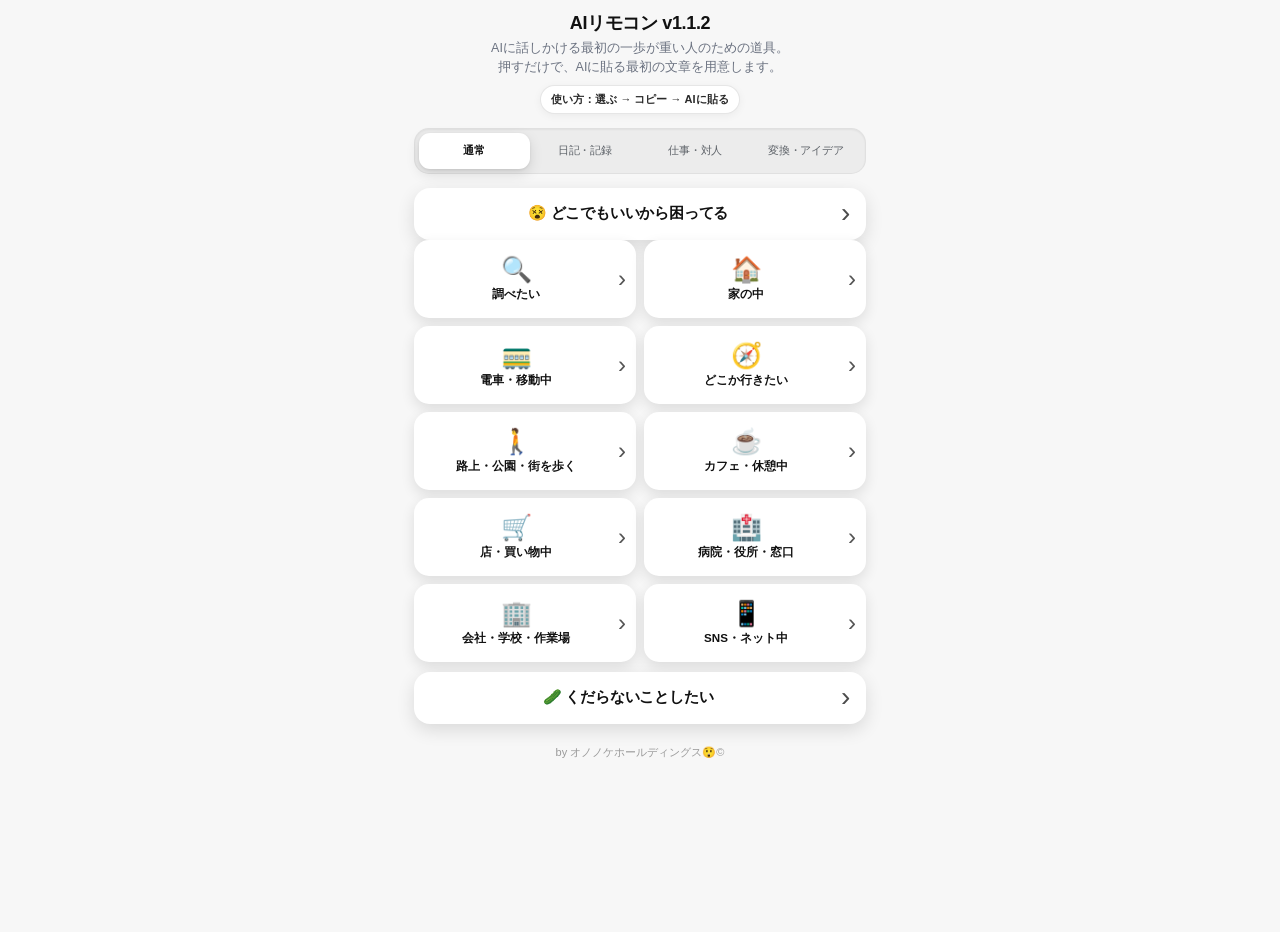
<file: index.html>
<!DOCTYPE html>
<html lang="ja">
<head>
<meta charset="UTF-8">
<meta name="viewport" content="width=device-width, initial-scale=1.0, maximum-scale=1.0, user-scalable=no">
<title>AIリモコン v1.1.2</title>
<style>
/* ─── 変数 ─── */
:root {
  --bg: #f3f5f7;
  --text: #212427;
  --sub: #707c87;
  --card: #fdfefe;
  --border: rgba(44, 48, 51, 0.09);
  --primary: #2b5c8f;
  --primary-dk: #234c77;
  --primary-light: rgba(43, 92, 143, 0.09);
  --wide-bg: #edeef5;
  --wide-border: rgba(101, 105, 139, 0.20);
  --silly-bg: #e6f0f0;
  --silly-border: rgba(73, 123, 120, 0.20);
  --radius: 14px;
  --radius-sm: 11px;
  --pill: 999px;
  --shadow: 0 5px 16px rgba(80, 96, 110, 0.09);
  --shadow-btn: 0 6px 18px rgba(43, 92, 143, 0.20);
  --ready-color: #2b5c8f;
}

/* ─── リセット ─── */
*, *::before, *::after {
  box-sizing: border-box;
  margin: 0; padding: 0;
  -webkit-tap-highlight-color: transparent;
  touch-action: manipulation;
}

html { height: 100%; }

body {
  font-family: -apple-system, BlinkMacSystemFont,
    "Hiragino Sans", "Hiragino Kaku Gothic ProN",
    "Noto Sans JP", sans-serif;
  background: var(--bg);
  color: var(--text);
  line-height: 1.55;
  min-height: 100dvh;
  padding-bottom: calc(32px + env(safe-area-inset-bottom, 0px));
}

#app {
  max-width: 480px;
  margin: 0 auto;
  min-height: 100dvh;
  display: flex;
  flex-direction: column;
}

/* ─── ヘッダー ─── */
#header {
  display: flex;
  align-items: center;
  padding: 8px 14px;
  background: var(--bg);
  position: sticky;
  top: 0;
  z-index: 10;
  border-bottom: 1px solid var(--border);
  min-height: 46px;
}
#header.hidden { display: none; }

#back-btn {
  background: none;
  border: none;
  color: var(--primary);
  font-size: 14px;
  font-weight: 600;
  padding: 8px 12px 8px 0;
  cursor: pointer;
  flex-shrink: 0;
  min-height: 44px;
  display: flex;
  align-items: center;
  gap: 4px;
  letter-spacing: -.1px;
}

#breadcrumb {
  font-size: 12px;
  color: var(--sub);
  margin-left: 2px;
  white-space: nowrap;
  overflow: hidden;
  text-overflow: ellipsis;
}

/* ─── メイン ─── */
main { flex: 1; padding: 18px 14px 0; }

.screen { display: none; animation: fadeIn .2s ease; }
.screen.active { display: block; }

/* ─── 画面タイトル ─── */
.screen-title {
  font-size: 19px;
  font-weight: 700;
  margin-bottom: 14px;
  letter-spacing: -.3px;
}

/* ─── トップ画面 ─── */
.top-lead {
  text-align: center;
  margin-bottom: 18px;
}
.top-lead-title {
  font-size: 18px;
  font-weight: 800;
  letter-spacing: -.4px;
}
.top-lead-sub {
  font-size: 13px;
  color: var(--sub);
  margin-top: 4px;
  line-height: 1.6;
}
.top-guide {
  display: inline-block;
  margin-top: 10px;
  padding: 6px 10px;
  border-radius: 999px;
  background: rgba(0,122,255,.08);
  color: var(--accent);
  font-size: 11px;
  font-weight: 700;
}

/* ワイドボタン */
.wide-btn {
  display: flex;
  align-items: center;
  justify-content: center;
  gap: 10px;
  width: 100%;
  padding: 16px 18px;
  border-radius: var(--radius);
  border: 1.5px solid var(--wide-border);
  background: var(--wide-bg);
  font-size: 15px;
  font-weight: 700;
  cursor: pointer;
  transition: transform .1s, opacity .1s;
  box-shadow: var(--shadow);
  user-select: none;
  min-height: 56px;
  text-align: center;
  letter-spacing: -.2px;
}
.wide-btn.silly {
  background: var(--silly-bg);
  border-color: var(--silly-border);
}
.wide-btn:active { transform: scale(.97); opacity: .82; }

/* 中央ラベル */
.section-label {
  font-size: 11px;
  font-weight: 700;
  color: var(--sub);
  text-align: center;
  margin: 14px 0 9px;
  letter-spacing: .5px;
  text-transform: uppercase;
}

/* カテゴリグリッド */
.cat-grid {
  display: grid;
  grid-template-columns: repeat(2, 1fr);
  gap: 9px;
}

.cat-btn {
  display: flex;
  flex-direction: column;
  align-items: flex-start;
  justify-content: flex-end;
  padding: 12px 12px 10px;
  background: var(--card);
  border: 1.5px solid var(--border);
  border-radius: var(--radius);
  cursor: pointer;
  transition: transform .1s, opacity .1s;
  min-height: 90px;
  box-shadow: var(--shadow);
  user-select: none;
  position: relative;
}
.cat-btn:active { transform: scale(.95); opacity: .82; }

.cat-icon {
  font-size: 28px;
  line-height: 1;
  margin-bottom: 7px;
  display: block;
}
.cat-label {
  font-size: 12px;
  font-weight: 700;
  line-height: 1.35;
  color: var(--text);
  text-align: left;
}

/* フッター */
.top-footer {
  margin-top: 22px;
  padding-bottom: 4px;
  text-align: center;
  font-size: 11px;
  color: #b0b0b8;
}

/* ─── シナリオ・アクションリスト ─── */
.list-wrap {
  display: flex;
  flex-direction: column;
  gap: 9px;
}

.list-item {
  padding: 11px 13px;
  background: var(--card);
  border: 1.5px solid var(--border);
  border-radius: var(--radius);
  font-size: 15px;
  font-weight: 500;
  cursor: pointer;
  transition: transform .1s, opacity .1s;
  box-shadow: var(--shadow);
  user-select: none;
  min-height: 62px;
  display: flex;
  flex-direction: column;
  align-items: flex-start;
  justify-content: center;
}
.list-item:active { transform: scale(.97); opacity: .78; }

.scenario-main {
  font-size: 15px;
  font-weight: 700;
  line-height: 1.35;
  color: var(--text);
}

.scenario-sub {
  margin-top: 3px;
  font-size: 12px;
  color: var(--sub);
  line-height: 1.35;
  white-space: nowrap;
  overflow: hidden;
  text-overflow: ellipsis;
  max-width: 100%;
}

.screen-lead {
  font-size: 13px;
  color: var(--sub);
  line-height: 1.6;
  margin-top: -8px;
  margin-bottom: 13px;
}

/* ─── プロンプト画面（v0.5） ─── */
.result-wrap {
  display: flex;
  flex-direction: column;
  gap: 13px;
}

/* READY バッジ */
.ready-badge {
  display: inline-flex;
  align-items: center;
  gap: 5px;
  font-size: 11px;
  font-weight: 700;
  color: var(--ready-color);
  letter-spacing: .6px;
  text-transform: uppercase;
  opacity: .75;
}
.ready-dot {
  width: 7px;
  height: 7px;
  border-radius: 50%;
  background: var(--ready-color);
  flex-shrink: 0;
}

/* メタ情報（location › scenario） */
.result-meta {
  font-size: 13px;
  color: var(--sub);
  line-height: 1.6;
  margin-top: 2px;
}
.result-meta strong {
  color: var(--text);
  font-weight: 600;
}

/* effectLabel */
.effect-label {
  font-size: 15px;
  font-weight: 600;
  color: var(--text);
  line-height: 1.55;
  letter-spacing: -.1px;
}

/* コピーボタン */
.copy-btn {
  background: var(--primary);
  color: #fff;
  border: none;
  border-radius: var(--pill);
  padding: 16px;
  font-size: 16px;
  font-weight: 700;
  cursor: pointer;
  text-align: center;
  transition: background .12s, transform .1s;
  letter-spacing: .2px;
  box-shadow: var(--shadow-btn);
  user-select: none;
  min-height: 54px;
  width: 100%;
  display: block;
}
.copy-btn:active { transform: scale(.97); background: var(--primary-dk); }

/* 「文言を見る・調整する」リンク */
.custom-toggle {
  background: none;
  border: none;
  color: var(--sub);
  font-size: 13px;
  font-weight: 500;
  cursor: pointer;
  text-align: center;
  width: 100%;
  padding: 6px 0;
  text-decoration: underline;
  text-underline-offset: 3px;
  text-decoration-color: rgba(110,110,115,.4);
  transition: color .12s;
}
.custom-toggle:active { color: var(--primary); }

/* カスタム編集エリア */
.custom-area {
  display: none;
  flex-direction: column;
  gap: 10px;
  background: var(--card);
  border: 1.5px solid var(--border);
  border-radius: var(--radius);
  padding: 14px;
  box-shadow: var(--shadow);
}
.custom-area.open { display: flex; }

.custom-area-title {
  font-size: 12px;
  font-weight: 700;
  color: var(--sub);
  letter-spacing: .4px;
  text-transform: uppercase;
}

.custom-textarea {
  width: 100%;
  min-height: 160px;
  max-height: 320px;
  overflow-y: auto;
  font-size: 16px;
  line-height: 1.7;
  color: var(--text);
  background: var(--bg);
  border: 1px solid var(--border);
  border-radius: var(--radius-sm);
  padding: 12px;
  resize: none;
  font-family: inherit;
  -webkit-appearance: none;
}
.custom-textarea:focus {
  outline: 2px solid var(--primary);
  outline-offset: 0;
}

.custom-copy-btn {
  background: var(--primary);
  color: #fff;
  border: none;
  border-radius: var(--pill);
  padding: 13px;
  font-size: 15px;
  font-weight: 700;
  cursor: pointer;
  text-align: center;
  transition: background .12s, transform .1s;
  box-shadow: var(--shadow-btn);
  user-select: none;
  min-height: 48px;
  width: 100%;
}
.custom-copy-btn:active { transform: scale(.97); background: var(--primary-dk); }

.custom-sub-btns {
  display: flex;
  gap: 9px;
}
.custom-sub-btn {
  flex: 1;
  background: var(--card);
  color: var(--sub);
  border: 1.5px solid var(--border);
  border-radius: var(--radius-sm);
  padding: 10px;
  font-size: 13px;
  font-weight: 600;
  cursor: pointer;
  text-align: center;
  transition: background .1s, transform .1s;
  min-height: 42px;
}
.custom-sub-btn:active { transform: scale(.97); background: #ebebef; }

/* ─── 外部AIリンク ─── */
.ai-section {
  display: flex;
  flex-direction: column;
  gap: 9px;
  padding-top: 2px;
}
.ai-label {
  font-size: 12px;
  color: var(--sub);
  text-align: center;
}
.ai-grid {
  display: grid;
  grid-template-columns: repeat(2, 1fr);
  gap: 9px;
}
.ai-btn {
  display: flex;
  align-items: center;
  justify-content: center;
  gap: 5px;
  padding: 0 10px;
  min-height: 46px;
  background: var(--card);
  border: 1.5px solid var(--border);
  border-radius: var(--radius-sm);
  font-size: 13px;
  font-weight: 600;
  color: var(--text);
  text-decoration: none;
  cursor: pointer;
  transition: transform .1s, opacity .1s, background .1s;
  box-shadow: var(--shadow);
  user-select: none;
  text-align: center;
}
.ai-btn:active { transform: scale(.95); opacity: .78; background: #ebebef; }
.ai-icon { font-size: 16px; flex-shrink: 0; line-height: 1; }

/* ─── トースト ─── */
#toast {
  position: fixed;
  bottom: calc(28px + env(safe-area-inset-bottom, 0px));
  left: 50%;
  transform: translateX(-50%);
  background: rgba(26,26,28,.88);
  color: #fff;
  padding: 11px 22px;
  border-radius: 22px;
  font-size: 13px;
  font-weight: 500;
  z-index: 100;
  opacity: 1;
  transition: opacity .4s ease;
  white-space: nowrap;
  backdrop-filter: blur(8px);
  -webkit-backdrop-filter: blur(8px);
  pointer-events: none;
}
#toast.hidden { opacity: 0; }


/* ─── セグメント切り替え ─── */
.mode-seg {
  display: flex;
  gap: 0;
  background: var(--border);
  border-radius: 10px;
  padding: 3px;
  margin-bottom: 16px;
}
.mode-seg-btn {
  flex: 1;
  background: none;
  border: none;
  border-radius: 8px;
  padding: 6px 6px;
  font-size: 11.5px;
  font-weight: 600;
  color: var(--sub);
  cursor: pointer;
  transition: background .15s, color .15s;
  min-height: 36px;
  letter-spacing: -.2px;
}
.mode-seg-btn.active {
  background: var(--card);
  color: var(--text);
  box-shadow: 0 1px 3px rgba(0,0,0,.12);
}
.mode-seg-btn:active { opacity: .75; }


/* ─── 仕事・対人面 ─── */
.social-lead {
  font-size: 14px;
  color: var(--text);
  line-height: 1.7;
  margin-bottom: 8px;
  font-weight: 500;
}
.diary-note,
.social-note {
  font-size: 11px;
  color: var(--sub);
  line-height: 1.6;
  margin-bottom: 16px;
  padding: 8px 10px;
  background: rgba(0,0,0,.04);
  border-radius: 6px;
}


/* ─── 変換面 ─── */
.creative-lead {
  font-size: 14px;
  color: var(--text);
  line-height: 1.7;
  margin-bottom: 8px;
  font-weight: 500;
}
.creative-note {
  font-size: 11px;
  color: var(--sub);
  line-height: 1.6;
  margin-bottom: 16px;
  padding: 8px 10px;
  background: rgba(0,0,0,.04);
  border-radius: 6px;
}
/* ─── 日記・記録面 ─── */
.diary-lead {
  font-size: 13px;
  color: var(--sub);
  line-height: 1.65;
  margin-bottom: 16px;
}
.diary-list {
  display: flex;
  flex-direction: column;
  gap: 9px;
}
.diary-btn {
  display: flex;
  flex-direction: column;
  align-items: flex-start;
  padding: 14px 14px 12px;
  background: var(--card);
  border: 1.5px solid var(--border);
  border-radius: var(--radius);
  cursor: pointer;
  transition: transform .1s, opacity .1s;
  box-shadow: var(--shadow);
  user-select: none;
  min-height: 68px;
  position: relative;
}
.diary-btn::before {
  content: '';
  position: absolute;
  left: 0; top: 0; bottom: 0;
  width: 4px;
  border-radius: var(--radius) 0 0 var(--radius);
  background: #7c6af7;
}
.diary-btn:active { transform: scale(.97); opacity: .78; }
.diary-btn-main {
  font-size: 15px;
  font-weight: 700;
  color: var(--text);
  line-height: 1.35;
  padding-left: 4px;
}
.diary-btn-sub {
  margin-top: 4px;
  font-size: 12px;
  color: var(--sub);
  line-height: 1.35;
  padding-left: 4px;
}

/* ─── ヒアリング情報（prompt画面） ─── */
.hearing-info {
  display: flex;
  flex-direction: column;
  gap: 3px;
  padding: 10px 13px;
  background: #f3f0ff;
  border: 1.5px solid #c8bef7;
  border-radius: var(--radius-sm);
  font-size: 12px;
  color: #5a4db0;
  line-height: 1.55;
}
.hearing-info.hidden { display: none; }
.hearing-info-row { display: flex; align-items: baseline; gap: 5px; }
.hearing-info-icon { font-size: 13px; flex-shrink: 0; }

@keyframes fadeIn {
  from { opacity: 0; transform: translateY(6px); }
  to   { opacity: 1; transform: translateY(0); }
}

/* ─── v1.1.2 白黒締め版 ─── */
body {
  background: #f7f7f7;
  color: #171717;
  line-height: 1.5;
  -webkit-font-smoothing: antialiased;
  text-rendering: optimizeLegibility;
}

main {
  padding-top: 12px;
}

/* 上半分を圧縮 */
.top-lead {
  margin-bottom: 14px;
}
.top-lead-title {
  color: #111111;
  font-size: 18px;
  font-weight: 800;
  line-height: 1.25;
  letter-spacing: -0.02em;
}
.top-lead-sub {
  color: #6b7280;
  font-size: 12.5px;
  font-weight: 400;
  line-height: 1.55;
  letter-spacing: 0;
}
.top-guide {
  margin-top: 8px;
  padding: 5px 10px;
  background: #ffffff;
  color: #292929;
  border: 1px solid rgba(17,17,17,.10);
  border-radius: 999px;
  font-weight: 600;
  box-shadow: 0 2px 8px rgba(0,0,0,.05);
}

/* 強いセグメントタブ */
.mode-seg {
  background: #ececec;
  border: 1px solid rgba(17,17,17,.05);
  border-radius: 15px;
  padding: 4px;
  margin-bottom: 14px;
  box-shadow: inset 0 1px 2px rgba(0,0,0,.05);
}
.mode-seg-btn {
  min-height: 36px;
  padding: 5px 4px;
  border-radius: 11px;
  background: transparent;
  color: #5d6268;
  font-size: 11.2px;
  font-weight: 500;
  line-height: 1.15;
  white-space: nowrap;
  transition: transform .10s ease, background .14s ease, color .14s ease, box-shadow .14s ease;
}
.mode-seg-btn.active {
  background: #ffffff;
  color: #111111;
  font-weight: 700;
  box-shadow:
    0 5px 14px rgba(0,0,0,.12),
    0 1px 3px rgba(0,0,0,.08);
}
.mode-seg-btn:active {
  transform: scale(.97);
}

/* 特別ボタンも白黒へ */
.wide-btn {
  position: relative;
  min-height: 52px;
  padding: 13px 42px 13px 18px;
  border: 0;
  border-radius: 16px;
  background: #ffffff !important;
  color: #111111;
  font-weight: 700;
  text-align: center;
  box-shadow: 0 6px 18px rgba(0,0,0,.12);
  transition: transform .10s ease, box-shadow .12s ease;
}
.wide-btn::before {
  content: none !important;
}
.wide-btn::after {
  content: "›";
  position: absolute;
  right: 16px;
  top: 50%;
  transform: translateY(-53%);
  color: #4b4b4b;
  font-size: 28px;
  font-weight: 400;
  line-height: 1;
}
.wide-btn:active {
  transform: scale(.97);
  box-shadow: 0 3px 10px rgba(0,0,0,.10);
}

/* 2列カードを小さく・中央寄せ・右矢印 */
.section-label {
  margin: 12px 0 8px;
  color: #7a7a7a;
  font-size: 10.5px;
  font-weight: 500;
  letter-spacing: .08em;
}
.cat-grid {
  gap: 8px;
}
.cat-btn {
  position: relative;
  min-height: 78px;
  padding: 11px 30px 10px 12px;
  background: #ffffff;
  border: 0;
  border-radius: 15px;
  box-shadow: 0 5px 14px rgba(0,0,0,.11);
  text-align: center;
  align-items: center;
  justify-content: center;
  transition: transform .10s ease, box-shadow .12s ease;
}
.cat-btn::after {
  content: "›";
  position: absolute;
  right: 10px;
  top: 50%;
  transform: translateY(-52%);
  color: #555555;
  font-size: 24px;
  font-weight: 400;
  line-height: 1;
}
.cat-btn:active {
  transform: scale(.97);
  box-shadow: 0 3px 9px rgba(0,0,0,.10);
}
.cat-icon {
  font-size: 25px;
  margin-bottom: 5px;
}
.cat-label {
  color: #111111;
  font-size: 11.6px;
  font-weight: 700;
  line-height: 1.22;
  letter-spacing: 0;
  text-align: center;
}

/* シナリオ・日記・他画面も同じ白黒ルールへ */
.list-item,
.diary-btn {
  position: relative;
  background: #ffffff;
  border: 0;
  border-radius: 15px;
  box-shadow: 0 5px 14px rgba(0,0,0,.11);
  transition: transform .10s ease, box-shadow .12s ease;
}
.list-item:active,
.diary-btn:active {
  transform: scale(.97);
  box-shadow: 0 3px 9px rgba(0,0,0,.10);
}
.scenario-main,
.diary-btn-main {
  color: #111111;
  font-weight: 700;
  line-height: 1.3;
}
.scenario-sub,
.diary-btn-sub,
.screen-lead {
  color: #6b7280;
  font-weight: 400;
  line-height: 1.55;
}

.social-lead,
.creative-lead {
  color: #171717;
  font-weight: 400;
  line-height: 1.6;
}
.diary-note,
.social-note,
.creative-note {
  color: #686868;
  background: #f0f0f0;
  border: 0;
  border-radius: 12px;
}

/* プロンプト画面 */
#header {
  background: rgba(247,247,247,.94);
  border-bottom-color: rgba(17,17,17,.08);
  -webkit-backdrop-filter: blur(12px);
  backdrop-filter: blur(12px);
}
.ready-badge {
  color: #111111;
}
.copy-btn {
  border-radius: 999px;
  box-shadow: 0 6px 18px rgba(0,0,0,.16);
}
.copy-btn:active {
  transform: scale(.97);
}
.custom-area {
  border-width: 1px;
  box-shadow: 0 5px 14px rgba(0,0,0,.10);
}
.custom-textarea {
  background: #f5f5f5;
}
.ai-btn {
  border: 0;
  background: #ffffff;
  box-shadow: 0 4px 12px rgba(0,0,0,.09);
}
.ai-btn:active {
  transform: scale(.97);
  background: #f6f6f6;
}

.top-footer {
  color: #9a9a9a;
  margin-top: 20px;
}
#toast {
  background: rgba(17,17,17,.92);
  box-shadow: 0 8px 24px rgba(0,0,0,.18);
}

/* 狭いiPhoneでも4タブと長文カードを崩さない */
@media (max-width: 390px) {
  .mode-seg-btn {
    font-size: 10.8px;
    padding-left: 2px;
    padding-right: 2px;
  }
  .cat-label {
    font-size: 11.2px;
  }
}


/* ─── v1.1.2 微修正：上の特別ボタンと通常カード群の間隔 ─── */
#mode-normal .wide-btn:first-of-type {
  margin-bottom: 20px;
}

</style>
</head>
<body>
<div id="app">

  <!-- ヘッダー -->
  <header id="header" class="hidden">
    <button id="back-btn" type="button">◀ 戻る</button>
    <div id="breadcrumb"></div>
  </header>

  <main id="main">

    <!-- 画面1: location -->
    <section id="screen-location" class="screen active">
      <div class="top-lead">
        <div class="top-lead-title">AIリモコン v1.1.2</div>
        <div class="top-lead-sub">AIに話しかける最初の一歩が重い人のための道具。<br>押すだけで、AIに貼る最初の文章を用意します。</div>
        <div class="top-guide">使い方：選ぶ → コピー → AIに貼る</div>
      </div>


      <!-- 面切り替えセグメント -->
      <div class="mode-seg" id="mode-seg">
        <button class="mode-seg-btn active" type="button" data-mode="default">通常</button>
        <button class="mode-seg-btn" type="button" data-mode="diary">日記・記録</button>
        <button class="mode-seg-btn" type="button" data-mode="social">仕事・対人</button>
        <button class="mode-seg-btn" type="button" data-mode="creative">変換・アイデア</button>
      </div>

      <div id="mode-default">
      <button class="wide-btn" type="button" data-loc="anywhere">😵 どこでもいいから困ってる</button>

      <div class="cat-grid" id="cat-grid">
        <!-- JSで生成 -->
      </div>

      <button class="wide-btn silly" type="button" data-loc="silly" style="margin-top:10px;">🥒 くだらないことしたい</button>


      </div><!-- /mode-default -->

      <!-- 変換面 -->
      <div id="mode-creative" style="display:none;">
        <p class="creative-lead">日常の違和感や重い話を、AIに渡せる言葉へ。<br>言語化・寸劇化・アイデア化の入口を作ります。</p>
        <p class="creative-note">このリモコン内には、あなたの内容を入力・保存しません。<br>出てきた文章はたたき台として、最後は自分の感覚で調整してください。</p>
        <div class="cat-grid" id="creative-grid"></div>
      </div>

      <!-- 日記・記録面 -->
      <div id="mode-diary" style="display:none;">
        <p class="diary-lead">今日のこと・気持ち・生活ログを、AIに聞いてもらいながら整理します。<br>ボタンを押して、AIに貼る最初の文章をコピーします。</p>
        <p class="diary-note">このリモコン内には、あなたの内容を入力・保存しません。<br>出てきた文章はたたき台として、最後は自分の感覚で調整してください。</p>
        <div class="cat-grid" id="diary-grid"></div>
      </div>

      <!-- 仕事・対人面 -->
      <div id="mode-social" style="display:none;">
        <p class="social-lead">断る・返信する・確認するなど、人との言葉を整えます。<br>本音の芯は残しつつ、社会と事故りにくい文章にします。</p>
        <p class="social-note">このリモコン内には、あなたの内容を入力・保存しません。<br>AIの返答はたたき台として、最後は自分の言葉に調整してください。</p>
        <div class="cat-grid" id="social-grid"></div>
      </div>

      <div class="top-footer">by オノノケホールディングス😲©️</div>
    </section>

    <!-- 画面2: scenario -->
    <section id="screen-scenario" class="screen">
      <h2 class="screen-title" id="scenario-title">何に困ってる？</h2>
      <p id="scenario-lead" class="screen-lead"></p>
      <div class="list-wrap" id="scenario-list"></div>
    </section>

    <!-- 画面3: action（actionsが2つ以上の場合のみ使用） -->
    <section id="screen-action" class="screen">
      <h2 class="screen-title">AIに何をさせたい？</h2>
      <div class="list-wrap" id="action-list"></div>
    </section>

    <!-- 画面4: prompt (v0.5) -->
    <section id="screen-prompt" class="screen">
      <div class="result-wrap">

        <!-- READY バッジ -->
        <div class="ready-badge"><span class="ready-dot"></span>READY</div>

        <!-- location › scenario -->
        <div class="result-meta" id="result-meta"></div>

        <!-- effectLabel -->
        <div class="effect-label" id="effect-label">AIに貼る文章を用意しました。</div>


        <!-- ヒアリング情報（hearing型のみ表示） -->
        <div class="hearing-info hidden" id="hearing-info">
          <div class="hearing-info-row"><span class="hearing-info-icon">💬</span><span id="hearing-count-text"></span></div>
          <div class="hearing-info-row"><span class="hearing-info-icon">📝</span><span id="hearing-output-text"></span></div>
        </div>

        <!-- コピーボタン -->
        <button class="copy-btn" id="copy-btn" type="button">コピーする</button>

        <!-- 外部AIリンク -->
        <div class="ai-section">
          <p class="ai-label">コピーしたら、下のAIに貼ってください</p>
          <div class="ai-grid">
            <a href="https://chatgpt.com/" target="_blank" rel="noopener noreferrer" class="ai-btn">
              <span class="ai-icon">🤖</span>ChatGPTを開く
            </a>
            <a href="https://gemini.google.com/" target="_blank" rel="noopener noreferrer" class="ai-btn">
              <span class="ai-icon">✨</span>Geminiを開く
            </a>
            <a href="https://copilot.microsoft.com/" target="_blank" rel="noopener noreferrer" class="ai-btn">
              <span class="ai-icon">🪟</span>Copilotを開く
            </a>
            <a href="https://claude.ai/" target="_blank" rel="noopener noreferrer" class="ai-btn">
              <span class="ai-icon">🌿</span>Claudeを開く
            </a>
          </div>
        </div>

        <!-- 文言を見る・調整する -->
        <button class="custom-toggle" id="custom-toggle" type="button">文言を見る・調整する</button>

        <!-- カスタム編集エリア（初期非表示） -->
        <div class="custom-area" id="custom-area">
          <div class="custom-area-title">文言を調整</div>
          <textarea class="custom-textarea" id="custom-textarea" rows="6"></textarea>
          <button class="custom-copy-btn" id="custom-copy-btn" type="button">この文でコピーする</button>
          <div class="custom-sub-btns">
            <button class="custom-sub-btn" id="custom-reset-btn" type="button">元に戻す</button>
            <button class="custom-sub-btn" id="custom-close-btn" type="button">閉じる</button>
          </div>
        </div>

      </div>
    </section>

  </main>

  <div id="toast" class="toast hidden">コピーしました 📋</div>
</div>

<!-- ─── データ ─── -->
<script type="application/json" id="app-data">
{
  "locations": [
    {
      "id": "anywhere",
      "label": "😵 どこでもいいから困ってる",
      "role": "wide",
      "scenarios": [
        {
          "id": "anywhere_chaos",
          "label": "頭がぐちゃぐちゃ",
          "tags": [
            "🧩 この悩み、どう扱う？",
            "😲 何が起こったんだ"
          ],
          "actions": [
            {
              "id": "anywhere_chaos_sort",
              "label": "整理してほしい",
              "mode": "standby",
              "commonPrompt": "今、頭の中がぐちゃぐちゃです。いろいろなことが混ざっていて、何がどう絡んでいるかわかりません。私がこれから状況を話すので、感情・事実・やること・後回しにしていいことに分けて整理してください。まだ詳しい内容は送っていないので、次の入力を待ってください。",
              "effectLabel": "AIに「頭の中の整理」を頼む文章を用意しました。"
            }
          ],
          "subLabel": "何が何に絡まっているかわからない"
        },
        {
          "id": "anywhere_whatisit",
          "label": "ようは何なのかわからない",
          "tags": [
            "🤯 だからなんだ"
          ],
          "actions": [
            {
              "id": "anywhere_whatisit_core",
              "label": "核心を出してほしい",
              "mode": "standby",
              "commonPrompt": "これから、気になっていること・モヤモヤしていることを送ります。「だからなんだ」「ようは何が言いたい」「それで何をしたい」の3つに分けて、核心だけ短く整理してください。まだ内容は送っていないので、次の入力を待ってください。",
              "effectLabel": "AIに「核心の言語化」を頼む文章を用意しました。"
            }
          ],
          "subLabel": "気になっているのに言葉にならない"
        },
        {
          "id": "anywhere_body",
          "label": "体がつらい",
          "tags": [
            "🧩 この悩み、どう扱う？"
          ],
          "actions": [
            {
              "id": "anywhere_body_ease",
              "label": "今できることを教えてほしい",
              "mode": "standby",
              "commonPrompt": "体がつらいです。診断ではなく、今この瞬間に少しだけ楽になれる行動を1〜2個だけ教えてください。大げさな対策ではなく、今すぐできる小さいことにしてください。まだ詳しい状況は送っていないので、次の入力を待ってください。",
              "effectLabel": "AIに「今すぐできる小さな楽になり方」を頼む文章を用意しました。"
            }
          ],
          "subLabel": "動く気がしない、でも何かしたい"
        },
        {
          "id": "anywhere_lighten",
          "label": "くだらなくして軽くしたい",
          "tags": [
            "🥒 くだらなく広げる"
          ],
          "actions": [
            {
              "id": "anywhere_lighten_silly",
              "label": "くだらなく広げてほしい",
              "mode": "standby",
              "commonPrompt": "これから、今の状況や悩みを送ります。本質は残したまま、くだらない例え・生活感のある比喩・小さな寸劇のような形で、少し笑える方向に広げてください。深刻にしすぎず、でもただふざけるだけにもしないでください。まだ内容は送っていないので、次の入力を待ってください。",
              "effectLabel": "AIに「くだらなく軽くする変換」を頼む文章を用意しました。"
            }
          ],
          "subLabel": "重いままだと動けない"
        },
        {
          "id": "anywhere_stuck",
          "label": "とにかく困っている",
          "tags": [
            "🧩 この悩み、どう扱う？"
          ],
          "actions": [
            {
              "id": "anywhere_stuck_first",
              "label": "最初の一手を出してほしい",
              "mode": "standby",
              "commonPrompt": "とにかく困っています。状況を大きくしすぎず、今できる一手を1つだけ出してください。解決策の全部ではなく、最初の小さい一歩だけでいいです。まだ詳しい状況は送っていないので、次の入力を待ってください。",
              "effectLabel": "AIに「最初の一手」を頼む文章を用意しました。"
            }
          ],
          "subLabel": "何から手をつけるかもわからない"
        }
      ],
      "screenTitle": "今、脳内で何が起きてる？",
      "screenLead": "場所を選ぶ余裕がない時の、最初の避難口です。",
      "remoteMode": "default"
    },
    {
      "id": "search_start",
      "label": "🔍 調べたい",
      "role": "調べものリモコン",
      "scenarios": [
        {
          "id": "search_hearing",
          "label": "調べものを始めたい",
          "tags": [
            "🔍 ピンポイントに調べる"
          ],
          "actions": [
            {
              "id": "search_hearing_start",
              "label": "調べものモードを起動する",
              "mode": "standby",
              "interactionType": "hearing",
              "hearingCount": 3,
              "finalOutput": "調べものの要点整理",
              "commonPrompt": "これからあなたに、調べたいことを送ります。\n\nいきなり答えを出さずに、まず何を知りたいのかを整理する準備をしてください。\n\nこのプロンプトに対しては、まだ調査や説明を始めないでください。\n\nまず、\n「調べものモードを起動しました。何について調べますか？」\nとだけ返答してください。\n\n私が調べたい言葉・テーマ・場所・商品・ニュースなどを送ったら、必要に応じて確認質問をしてから、以下の形で整理してください。\n\n1. まず一言でいうと\n何についての話かを短く説明してください。\n\n2. 知りたい目的の整理\n私は何を知りたがっているのかを、必要なら候補に分けてください。\n例：意味を知りたい / 日程を知りたい / 比較したい / 行き先を探したい / 背景を知りたい\n\n3. 重要なポイント\n今知るべきことを3つ以内に絞ってください。\n\n4. 注意点・よくある勘違い\n誤解しやすい点や、古い情報に注意すべき点があれば教えてください。\n\n5. 次に調べるとよいこと\n関連する言葉、検索キーワード、確認すべき条件を出してください。\n\n最新情報が必要な話題の場合は、最新確認が必要だと明記してください。",
              "effectLabel": "AIに「調べものモードの起動」を頼む文章を用意しました。"
            }
          ],
          "subLabel": "知りたいことを、目的に合わせてピンポイントに調べたい。"
        }
      ],
      "screenTitle": "何を調べたい？",
      "screenLead": "知りたいことを、目的に合わせてピンポイントに調べる入口です。",
      "remoteMode": "default"
    },
    {
      "id": "home",
      "label": "🏠 家の中",
      "role": "生活起動リモコン",
      "scenarios": [
        {
          "id": "home_morning_stuck",
          "label": "起きたけど動けない",
          "tags": [
            "😲 何が起こったんだ",
            "🧩 この悩み、どう扱う？"
          ],
          "actions": [
            {
              "id": "home_morning_stuck_first",
              "label": "最初の一手を出す",
              "mode": "standby",
              "commonPrompt": "私は今、家の中にいます。起きたけど動けません。気合いではなく、今の状態を整理して、今日の最初の一手をひとつだけ出してください。大きな計画ではなく、今すぐできる小さい行動にしてください。まだ詳しい状況は送っていないので、次の入力を待ってください。",
              "effectLabel": "AIに「今日の最初の一手」を頼む文章を用意しました。"
            }
          ],
          "subLabel": "布団から出る最初の一手がない"
        },
        {
          "id": "home_nothing_todo",
          "label": "何していいかわからない",
          "tags": [
            "🧩 この悩み、どう扱う？"
          ],
          "actions": [
            {
              "id": "home_nothing_todo_suggest",
              "label": "今できることを提案してほしい",
              "mode": "standby",
              "commonPrompt": "家にいますが、何をしていいかわかりません。やりたいことも、やるべきことも、ぼんやりしています。今の気分や状況を少し話すので、今日できそうなことを3つくらい提案してください。大きなことではなく、30分以内でできるものにしてください。まだ詳しい状況は送っていないので、次の入力を待ってください。",
              "effectLabel": "AIに「今日できそうなことの提案」を頼む文章を用意しました。"
            }
          ],
          "subLabel": "順番が見えない"
        },
        {
          "id": "home_messy",
          "label": "部屋が散らかっている",
          "tags": [
            "🧩 この悩み、どう扱う？"
          ],
          "actions": [
            {
              "id": "home_messy_start",
              "label": "片付けの入口を作ってほしい",
              "mode": "standby",
              "commonPrompt": "部屋が散らかっています。全部一気に片付けようとすると動けなくなるので、今すぐ1分でできる片付けの入口を1つだけ教えてください。「まずここだけ」という場所や行動を提案してください。",
              "effectLabel": "AIに「片付けの入口づくり」を頼む文章を用意しました。"
            }
          ],
          "subLabel": "どこから手をつけるかがわからない"
        },
        {
          "id": "home_food",
          "label": "何食べるか決められない",
          "tags": [
            "🧩 この悩み、どう扱う？"
          ],
          "actions": [
            {
              "id": "home_food_decide",
              "label": "決めてほしい",
              "mode": "standby",
              "commonPrompt": "家にいて、何を食べるか決められません。今の気分・冷蔵庫の状況・時間帯などを少し話すので、今日の食事を1つ決めてください。選択肢を増やすのではなく、「これにしよう」と1つ背中を押してください。まだ詳しい状況は送っていないので、次の入力を待ってください。",
              "effectLabel": "AIに「今日の食事を1つ決めること」を頼む文章を用意しました。"
            }
          ],
          "subLabel": "考えるのが面倒くさくなってきた"
        },
        {
          "id": "home_phone_loop",
          "label": "スマホで時間が溶ける",
          "subLabel": "やめたいのか休みたいのか曖昧",
          "tags": [
            "😲 何が起こったんだ",
            "🧩 この悩み、どう扱う？"
          ],
          "actions": [
            {
              "id": "home_phone_loop_break",
              "label": "抜け出す入口を作ってほしい",
              "mode": "standby",
              "commonPrompt": "スマホだけ見て時間が溶けています。やめようと思っているのにやめられません。責めずに、今この瞬間にスマホから離れるための小さい行動を1つだけ教えてください。",
              "effectLabel": "AIに「スマホ時間から抜ける最初の一手」を頼む文章を用意しました。"
            }
          ]
        }
      ],
      "screenTitle": "家の中で、今どれが近い？",
      "screenLead": "生活を1ミリだけ、無理なく動かすための入口です。",
      "remoteMode": "default"
    },
    {
      "id": "train",
      "label": "🚃 電車・移動中",
      "role": "移動中リモコン",
      "scenarios": [
        {
          "id": "train_bored",
          "label": "なんか暇",
          "tags": [
            "🥒 くだらなく広げる"
          ],
          "actions": [
            {
              "id": "train_bored_play",
              "label": "暇つぶしを作ってほしい",
              "mode": "standby",
              "commonPrompt": "電車に乗っていて暇です。目を閉じてできる遊び・頭の中だけで完結する考えごと・スマホを見ながらできる軽い遊びを1つ提案してください。難しくなくていいです。まだ詳しい状況は送っていないので、次の入力を待ってください。",
              "effectLabel": "AIに「移動中の暇つぶし提案」を頼む文章を用意しました。"
            }
          ],
          "subLabel": "でも何もしたくない気もする"
        },
        {
          "id": "train_sign",
          "label": "広告や言葉が気になった",
          "tags": [
            "😲 何が起こったんだ",
            "🕵️ これほんと？"
          ],
          "actions": [
            {
              "id": "train_sign_expand",
              "label": "広げてほしい",
              "mode": "standby",
              "commonPrompt": "電車の中で、気になった広告・言葉・文章がありました。これから送るので、それが何を言おうとしているのか・どんな背景があるのか・面白い見方はないかを教えてください。まだ内容は送っていないので、次の入力を待ってください。",
              "effectLabel": "AIに「気になった言葉の背景と広がり」を頼む文章を用意しました。"
            }
          ],
          "subLabel": "読んだけどよくわからない"
        },
        {
          "id": "train_info",
          "label": "この情報ほんと？",
          "tags": [
            "🕵️ これほんと？"
          ],
          "actions": [
            {
              "id": "train_info_check",
              "label": "確認してほしい",
              "mode": "standby",
              "commonPrompt": "移動中に気になった情報があります。これから送るので、断定できること・推論に留まること・確認が必要なことを分けて整理してください。本当か嘘かを急いで決めつけず、根拠と確認ポイントも教えてください。まだ内容は送っていないので、次の入力を待ってください。",
              "effectLabel": "AIに「情報の真偽の整理」を頼む文章を用意しました。"
            }
          ],
          "subLabel": "確かめたいけど調べる気力がない"
        },
        {
          "id": "train_after",
          "label": "降りた後に何をするか決めたい",
          "tags": [
            "🧩 この悩み、どう扱う？"
          ],
          "actions": [
            {
              "id": "train_after_decide",
              "label": "決めてほしい",
              "mode": "standby",
              "commonPrompt": "電車に乗っています。降りた後に何をするか決められていません。今の状況や選択肢を少し話すので、降りてから最初にやることを1つだけ決めてください。迷いを増やすのではなく、「これにしよう」と1つ背中を押してください。まだ詳しい状況は送っていないので、次の入力を待ってください。",
              "effectLabel": "AIに「降りた後の最初の行動を1つ決めること」を頼む文章を用意しました。"
            }
          ],
          "subLabel": "乗っているうちに決めたい"
        },
        {
          "id": "train_head_full",
          "label": "頭の中が混んできた",
          "tags": [
            "🧩 この悩み、どう扱う？"
          ],
          "actions": [
            {
              "id": "train_head_full_sort",
              "label": "整理してほしい",
              "mode": "standby",
              "commonPrompt": "移動中に頭の中が混んできました。いろいろなことが混ざっています。これから話すので、今考えていることを「今日やること」「後でいいこと」「考えなくていいこと」に分けて整理してください。まだ詳しい内容は送っていないので、次の入力を待ってください。",
              "effectLabel": "AIに「頭の中の交通整理」を頼む文章を用意しました。"
            }
          ],
          "subLabel": "いろいろなことが重なっている"
        }
      ],
      "screenTitle": "移動中のいま、どう過ごす？",
      "screenLead": "動けない時間を、少しだけ扱いやすくします。",
      "remoteMode": "default"
    },
    {
      "id": "go_somewhere",
      "label": "🧭 どこか行きたい",
      "role": "行き先リモコン",
      "scenarios": [
        {
          "id": "go_somewhere_undecided",
          "label": "行き先が決まらない",
          "subLabel": "外には出たいけど、どこへ行くか決まらない",
          "tags": [
            "🧭 行き先を決める"
          ],
          "actions": [
            {
              "id": "go_somewhere_undecided_help",
              "label": "行き先を一緒に決めてほしい",
              "mode": "standby",
              "commonPrompt": "どこかへ行きたいのですが、行き先が決まりません。いきなり候補を大量に出さず、まず今いる場所・使える時間・予算・今の気分を短く聞いてください。私が答えたら、今の条件に合う行き先を3つ以内に絞り、最後にいちばん合いそうな1つを提案してください。まだ詳しい条件は送っていないので、次の入力を待ってください。",
              "effectLabel": "AIに「今の条件に合う行き先選び」を頼む文章を用意しました。"
            }
          ]
        },
        {
          "id": "go_somewhere_mood",
          "label": "今の気分に合う場所へ行きたい",
          "subLabel": "静かにしたい、刺激がほしい、歩きたいなど",
          "tags": [
            "🧭 気分から場所を探す"
          ],
          "actions": [
            {
              "id": "go_somewhere_mood_help",
              "label": "気分から行き先を探してほしい",
              "mode": "standby",
              "commonPrompt": "今の気分に合う場所へ行きたいです。まず、今いる場所・今の気分・どれくらい動けるかを3つまで質問してください。私が答えたら、遠すぎない範囲で行き先の方向性を3つ以内に絞ってください。必要なら、地図や検索で調べるためのキーワードも作ってください。まだ条件は送っていないので、次の入力を待ってください。",
              "effectLabel": "AIに「今の気分に合う場所探し」を頼む文章を用意しました。"
            }
          ]
        },
        {
          "id": "go_somewhere_lowcost",
          "label": "あまりお金を使わず出かけたい",
          "subLabel": "予算を抑えて、外の空気だけ変えたい",
          "tags": [
            "🧭 お金をかけずに出かける"
          ],
          "actions": [
            {
              "id": "go_somewhere_lowcost_help",
              "label": "安く行ける場所を考えてほしい",
              "mode": "standby",
              "commonPrompt": "あまりお金を使わずに、どこかへ出かけたいです。まず、今いる場所・使える交通費や予算・使える時間を聞いてください。私が答えたら、公園・図書館・無料施設・散歩コースなども含めて、現実的な候補を3つ以内に絞ってください。まだ条件は送っていないので、次の入力を待ってください。",
              "effectLabel": "AIに「低予算で行ける場所探し」を頼む文章を用意しました。"
            }
          ]
        }
      ],
      "screenTitle": "どこへ行きたい？",
      "screenLead": "まだ行き先が決まっていない時の入口です。",
      "remoteMode": "default"
    },
    {
      "id": "street",
      "label": "🚶 路上・公園・街を歩く",
      "role": "外出リモコン",
      "scenarios": [
        {
          "id": "street_wander",
          "label": "なんとなく歩いている",
          "tags": [
            "🥒 くだらなく広げる"
          ],
          "actions": [
            {
              "id": "street_wander_play",
              "label": "今の状況を面白くしてほしい",
              "mode": "standby",
              "commonPrompt": "なんとなく歩いています。今いる場所・時間・気分を少し話すので、今この瞬間を少し面白くする見方や遊びを1つ提案してください。大げさなことではなく、歩きながらできるものにしてください。まだ詳しい状況は送っていないので、次の入力を待ってください。",
              "effectLabel": "AIに「今この場所を少し面白くする見方」を頼む文章を用意しました。"
            }
          ],
          "subLabel": "目的地はあるけど気分がない"
        },
        {
          "id": "street_where",
          "label": "次にどこへ行くか迷っている",
          "tags": [
            "🧩 この悩み、どう扱う？"
          ],
          "actions": [
            {
              "id": "street_where_decide",
              "label": "決めてほしい",
              "mode": "standby",
              "commonPrompt": "次にどこへ行くか迷っています。今いる場所・時間・気分・選択肢を少し話すので、「ここへ行こう」と1つ決めてください。選択肢を増やすのではなく、1つに絞ってください。まだ詳しい状況は送っていないので、次の入力を待ってください。",
              "effectLabel": "AIに「次の行き先を1つ決めること」を頼む文章を用意しました。"
            }
          ],
          "subLabel": "選びきれなくて止まっている"
        },
        {
          "id": "street_notice",
          "label": "看板・店・人・出来事が気になった",
          "tags": [
            "😲 何が起こったんだ",
            "🕵️ これほんと？"
          ],
          "actions": [
            {
              "id": "street_notice_expand",
              "label": "広げてほしい",
              "mode": "standby",
              "commonPrompt": "外を歩いていて、気になったものがありました。これから送るので、それが何なのか・どんな背景があるのか・面白い見方はないかを教えてください。まだ内容は送っていないので、次の入力を待ってください。",
              "effectLabel": "AIに「気になったものの背景と広がり」を頼む文章を用意しました。"
            }
          ],
          "subLabel": "なんだろう、もっと知りたい"
        },
        {
          "id": "street_tired",
          "label": "疲れた・休みたい",
          "tags": [
            "🧩 この悩み、どう扱う？"
          ],
          "actions": [
            {
              "id": "street_tired_rest",
              "label": "休み方を教えてほしい",
              "mode": "standby",
              "commonPrompt": "外を歩いていて疲れました。今いる場所・状況を少し話すので、今すぐできる休み方を1つ提案してください。大げさなことではなく、今この場所でできることにしてください。まだ詳しい状況は送っていないので、次の入力を待ってください。",
              "effectLabel": "AIに「今すぐできる休み方の提案」を頼む文章を用意しました。"
            }
          ],
          "subLabel": "どこでどう休むか決められない"
        },
        {
          "id": "street_return",
          "label": "帰るか、もう少し外にいるか迷う",
          "tags": [
            "🧩 この悩み、どう扱う？"
          ],
          "actions": [
            {
              "id": "street_return_decide",
              "label": "決めてほしい",
              "mode": "standby",
              "commonPrompt": "帰るか、もう少し外にいるか迷っています。今の気分・時間・体の状態を少し話すので、「帰ろう」か「もう少しいよう」か、どちらかに背中を押してください。まだ詳しい状況は送っていないので、次の入力を待ってください。",
              "effectLabel": "AIに「帰る・もう少しいるかの背中を押すこと」を頼む文章を用意しました。"
            }
          ],
          "subLabel": "決め手がなくてずっと迷っている"
        }
      ],
      "screenTitle": "街を歩きながら、どうしたい？",
      "screenLead": "歩いている時の迷い・疲れ・観測を拾います。",
      "remoteMode": "default"
    },
    {
      "id": "cafe",
      "label": "☕ カフェ・休憩中",
      "role": "休憩リモコン",
      "scenarios": [
        {
          "id": "cafe_stopped",
          "label": "休んでいるのか止まっているのかわからない",
          "tags": [
            "😲 何が起こったんだ",
            "🧩 この悩み、どう扱う？"
          ],
          "actions": [
            {
              "id": "cafe_stopped_check",
              "label": "確認してほしい",
              "mode": "standby",
              "commonPrompt": "カフェにいます。休んでいるのか、止まっているのかわかりません。今の状況を少し話すので、「これは休息」か「これは停滞」かを整理して、次の一手を1つだけ出してください。まだ詳しい状況は送っていないので、次の入力を待ってください。",
              "effectLabel": "AIに「休息か停滞かの整理と次の一手」を頼む文章を用意しました。"
            }
          ],
          "subLabel": "コーヒーが冷めても気づかない時間"
        },
        {
          "id": "cafe_think",
          "label": "考えごとを整理したい",
          "tags": [
            "🧩 この悩み、どう扱う？"
          ],
          "actions": [
            {
              "id": "cafe_think_sort",
              "label": "整理してほしい",
              "mode": "standby",
              "commonPrompt": "カフェで考えごとを整理したいです。これから頭の中にあることを話すので、感情・事実・やること・後回しにしていいことに分けて整理してください。まだ詳しい内容は送っていないので、次の入力を待ってください。",
              "effectLabel": "AIに「考えごとの整理」を頼む文章を用意しました。"
            }
          ],
          "subLabel": "頭の中にあるものを出したい"
        },
        {
          "id": "cafe_memo",
          "label": "メモや文章を軽く整えたい",
          "tags": [
            "🗣️ 英語圏ならどう言う？"
          ],
          "actions": [
            {
              "id": "cafe_memo_polish",
              "label": "整えてほしい",
              "mode": "standby",
              "commonPrompt": "書いたメモや文章を軽く整えたいです。これから送るので、意味を変えずに読みやすくしてください。大きく書き直すのではなく、少し整える程度にしてください。まだ内容は送っていないので、次の入力を待ってください。",
              "effectLabel": "AIに「メモや文章を読みやすく整えること」を頼む文章を用意しました。"
            }
          ],
          "subLabel": "書いたけど読みにくい"
        },
        {
          "id": "cafe_reply",
          "label": "返信文を作りたい",
          "tags": [
            "🗣️ 英語圏ならどう言う？"
          ],
          "actions": [
            {
              "id": "cafe_reply_draft",
              "label": "下書きを作ってほしい",
              "mode": "standby",
              "commonPrompt": "返信文を作りたいです。これから状況・相手・伝えたいことを送るので、丁寧すぎず、でも失礼にならない返信文の下書きを作ってください。まだ詳しい内容は送っていないので、次の入力を待ってください。",
              "effectLabel": "AIに「返信文の下書き作成」を頼む文章を用意しました。"
            }
          ],
          "subLabel": "休憩中にさっと片づけたい"
        },
        {
          "id": "cafe_return",
          "label": "作業に戻るか迷っている",
          "tags": [
            "🧩 この悩み、どう扱う？"
          ],
          "actions": [
            {
              "id": "cafe_return_decide",
              "label": "背中を押してほしい",
              "mode": "standby",
              "commonPrompt": "作業に戻るか迷っています。休憩が長くなっています。今の状況を少し話すので、「戻ろう」か「もう少し休もう」か、どちらかに背中を押してください。責めずに、今できることを1つ出してください。まだ詳しい状況は送っていないので、次の入力を待ってください。",
              "effectLabel": "AIに「作業に戻る背中を押すこと」を頼む文章を用意しました。"
            }
          ],
          "subLabel": "休憩が長くなっている気がする"
        }
      ],
      "screenTitle": "休憩しながら、脳をどう動かす？",
      "screenLead": "頭の荷物を、少しだけテーブルに置く場所です。",
      "remoteMode": "default"
    },
    {
      "id": "shop",
      "label": "🛒 店・買い物中",
      "role": "買い物リモコン",
      "scenarios": [
        {
          "id": "shop_hesitate",
          "label": "買うか迷っている",
          "tags": [
            "🧩 この悩み、どう扱う？"
          ],
          "actions": [
            {
              "id": "shop_hesitate_decide",
              "label": "決めてほしい",
              "mode": "standby",
              "commonPrompt": "買うか迷っています。これから商品・値段・迷っている理由を送るので、「買う」か「やめる」か、どちらかに背中を押してください。長い分析ではなく、短く決めてください。まだ詳しい内容は送っていないので、次の入力を待ってください。",
              "effectLabel": "AIに「買う・やめるの背中を押すこと」を頼む文章を用意しました。"
            }
          ],
          "subLabel": "どちらかに背中を押してほしい"
        },
        {
          "id": "shop_compare",
          "label": "商品を比較したい",
          "tags": [
            "🕵️ これほんと？"
          ],
          "actions": [
            {
              "id": "shop_compare_table",
              "label": "比べてほしい",
              "mode": "standby",
              "commonPrompt": "商品を比較したいです。これから比べたい商品・スペック・気になるポイントを送るので、わかりやすく整理してください。どちらがどんな人に向いているかも教えてください。まだ詳しい内容は送っていないので、次の入力を待ってください。",
              "effectLabel": "AIに「商品の比較整理」を頼む文章を用意しました。"
            }
          ],
          "subLabel": "違いが整理できていない"
        },
        {
          "id": "shop_review",
          "label": "レビューや宣伝が本当か気になる",
          "tags": [
            "🕵️ これほんと？"
          ],
          "actions": [
            {
              "id": "shop_review_check",
              "label": "確認してほしい",
              "mode": "standby",
              "commonPrompt": "商品のレビューや宣伝文句が本当かどうか気になります。これから内容を送るので、信頼できそうな点・怪しい点・確認すべき点を分けて教えてください。まだ詳しい内容は送っていないので、次の入力を待ってください。",
              "effectLabel": "AIに「レビューの怪しい点の整理」を頼む文章を用意しました。"
            }
          ],
          "subLabel": "良いことしか書いてない気がする"
        },
        {
          "id": "shop_staff",
          "label": "店員にどう言えばいいかわからない",
          "tags": [
            "🗣️ 英語圏ならどう言う？"
          ],
          "actions": [
            {
              "id": "shop_staff_phrase",
              "label": "言い方を教えてほしい",
              "mode": "standby",
              "commonPrompt": "店員に何かを伝えたいのですが、どう言えばいいかわかりません。これから状況・伝えたいこと・困っていることを送るので、自然な言い方を教えてください。丁寧すぎず、でも失礼にならない言い方にしてください。まだ詳しい内容は送っていないので、次の入力を待ってください。",
              "effectLabel": "AIに「店員への自然な言い方」を頼む文章を用意しました。"
            }
          ],
          "subLabel": "伝えたいことがあるのに言葉にならない"
        },
        {
          "id": "shop_impulse",
          "label": "衝動買いかもしれない",
          "tags": [
            "🧩 この悩み、どう扱う？"
          ],
          "actions": [
            {
              "id": "shop_impulse_check",
              "label": "確認してほしい",
              "mode": "standby",
              "commonPrompt": "これから買おうとしている商品について話します。衝動買いかどうか確認したいので、「本当に必要か」「後で後悔しないか」を短く整理してください。責めずに、冷静に判断できるよう手伝ってください。まだ詳しい内容は送っていないので、次の入力を待ってください。",
              "effectLabel": "AIに「衝動買いかどうかの冷静な確認」を頼む文章を用意しました。"
            }
          ],
          "subLabel": "後で後悔するかもと思っている"
        }
      ],
      "screenTitle": "商品の前で、何に迷ってる？",
      "screenLead": "買う・比べる・疑うを、その場で少し軽くします。",
      "remoteMode": "default"
    },
    {
      "id": "public",
      "label": "🏥 病院・役所・窓口",
      "role": "手続きリモコン",
      "scenarios": [
        {
          "id": "public_doc",
          "label": "書類や通知の意味がわからない",
          "tags": [
            "🤯 だからなんだ"
          ],
          "actions": [
            {
              "id": "public_doc_explain",
              "label": "わかりやすく説明してほしい",
              "mode": "standby",
              "commonPrompt": "書類や通知が届きましたが、意味がわかりません。これから内容を送るので、「何を言っているのか」「何をしなければいけないのか」「期限はいつか」を短くわかりやすく説明してください。まだ内容は送っていないので、次の入力を待ってください。",
              "effectLabel": "AIに「書類の意味をわかりやすく説明すること」を頼む文章を用意しました。"
            }
          ],
          "subLabel": "読んだけど何をすればいいか不明"
        },
        {
          "id": "public_unclear",
          "label": "説明されたけど理解できなかった",
          "tags": [
            "🤯 だからなんだ"
          ],
          "actions": [
            {
              "id": "public_unclear_core",
              "label": "核心を出してほしい",
              "mode": "standby",
              "commonPrompt": "説明を受けましたが、理解できませんでした。これから聞いた内容を送るので、「つまり何が起きているのか」「何をしなければいけないのか」「何を聞き返せばいいのか」を短く整理してください。まだ詳しい内容は送っていないので、次の入力を待ってください。",
              "effectLabel": "AIに「窓口で聞き返す言い方」を頼む文章を用意しました。"
            }
          ],
          "subLabel": "わかったふりをしてしまった"
        },
        {
          "id": "public_symptom",
          "label": "症状をどう伝えればいいかわからない",
          "tags": [
            "🗣️ 英語圏ならどう言う？"
          ],
          "actions": [
            {
              "id": "public_symptom_memo",
              "label": "伝えるメモを作ってほしい",
              "mode": "standby",
              "commonPrompt": "症状をどう伝えればいいかわかりません。これから症状・いつから・どんな状態かを送るので、医師や窓口に伝えるための短いメモを作ってください。診断ではなく、伝えるための整理だけしてください。まだ詳しい内容は送っていないので、次の入力を待ってください。",
              "effectLabel": "AIに「症状を伝えるメモ作り」を頼む文章を用意しました。"
            }
          ],
          "subLabel": "口で説明するのが不安"
        },
        {
          "id": "public_question",
          "label": "何を聞けばいいかわからない",
          "tags": [
            "🦉 教えてください"
          ],
          "actions": [
            {
              "id": "public_question_list",
              "label": "聞くことリストを作ってほしい",
              "mode": "standby",
              "commonPrompt": "病院や役所で何を聞けばいいかわかりません。これから状況・目的・不安なことを送るので、今日聞くべきことを3つ以内にまとめてください。重要なものから順に並べてください。まだ詳しい内容は送っていないので、次の入力を待ってください。",
              "effectLabel": "AIに「聞きたいことのリスト整理」を頼む文章を用意しました。"
            }
          ],
          "subLabel": "聞きたいことがまとまらない"
        },
        {
          "id": "public_next",
          "label": "持ち物・手順・次にやることが不安",
          "tags": [
            "🦉 教えてください"
          ],
          "actions": [
            {
              "id": "public_next_checklist",
              "label": "チェックリストを作ってほしい",
              "mode": "standby",
              "commonPrompt": "これから行く手続き・受診・申請について、持ち物・手順・次にやることが不安です。状況を送るので、今日必要なことを短いチェックリストにしてください。まだ詳しい内容は送っていないので、次の入力を待ってください。",
              "effectLabel": "AIに「次に何を持っていくかの確認」を頼む文章を用意しました。"
            }
          ],
          "subLabel": "何を持っていけばいいか不明"
        }
      ],
      "screenTitle": "窓口の前で、何が詰まってる？",
      "screenLead": "硬い言葉や説明を、聞き返せる形に戻します。",
      "remoteMode": "default"
    },
    {
      "id": "work",
      "label": "🏢 会社・学校・作業場",
      "role": "作業起動リモコン",
      "scenarios": [
        {
          "id": "work_too_much",
          "label": "やることが多すぎて止まっている",
          "tags": [
            "🧩 この悩み、どう扱う？"
          ],
          "actions": [
            {
              "id": "work_too_much_first",
              "label": "最初の一手を出してほしい",
              "mode": "standby",
              "commonPrompt": "やることが多すぎて止まっています。全部を整理しようとするとさらに動けなくなります。今日の最初の一手を1つだけ出してください。大きなことではなく、今すぐ5分で始められるものにしてください。まだ詳しい状況は送っていないので、次の入力を待ってください。",
              "effectLabel": "AIに「やること多すぎる時の最初の一手」を頼む文章を用意しました。"
            }
          ],
          "subLabel": "全部見えているのに動けない"
        },
        {
          "id": "work_sleepy",
          "label": "眠い・集中できない",
          "tags": [
            "🧩 この悩み、どう扱う？"
          ],
          "actions": [
            {
              "id": "work_sleepy_recover",
              "label": "今できることを教えてほしい",
              "mode": "standby",
              "commonPrompt": "眠くて集中できません。気合いではなく、今の状態で少しだけ集中力を取り戻せる小さい行動を1〜2個教えてください。大げさな対策ではなく、今すぐできるものにしてください。",
              "effectLabel": "AIに「眠い時に集中を取り戻す小さな行動」を頼む文章を用意しました。"
            }
          ],
          "subLabel": "気合いではどうにもならない"
        },
        {
          "id": "work_reply",
          "label": "返信文を作りたい",
          "tags": [
            "🗣️ 英語圏ならどう言う？"
          ],
          "actions": [
            {
              "id": "work_reply_draft",
              "label": "下書きを作ってほしい",
              "mode": "standby",
              "commonPrompt": "返信文を作りたいです。これから状況・相手・伝えたいことを送るので、丁寧すぎず、でも失礼にならない返信文の下書きを作ってください。そのまま使えるものと、少しカジュアルなものの2パターンあると助かります。まだ詳しい内容は送っていないので、次の入力を待ってください。",
              "effectLabel": "AIに「返信文の下書き作成」を頼む文章を用意しました。"
            }
          ],
          "subLabel": "何と言えばいいか迷っている"
        },
        {
          "id": "work_decline",
          "label": "断りたい",
          "tags": [
            "🗣️ 英語圏ならどう言う？"
          ],
          "actions": [
            {
              "id": "work_decline_draft",
              "label": "断り文を作ってほしい",
              "mode": "standby",
              "commonPrompt": "断りたいことがあります。これから状況・相手・断りたい内容を送るので、角が立たない断り文を作ってください。言い訳っぽくならず、でも冷たくもない文にしてください。まだ詳しい内容は送っていないので、次の入力を待ってください。",
              "effectLabel": "AIに「角が立たない断り文の作成」を頼む文章を用意しました。"
            }
          ],
          "subLabel": "角が立たない断り方がわからない"
        },
        {
          "id": "work_unclear",
          "label": "説明されたけどようは何かわからない",
          "tags": [
            "🤯 だからなんだ"
          ],
          "actions": [
            {
              "id": "work_unclear_core",
              "label": "核心を出してほしい",
              "mode": "standby",
              "commonPrompt": "説明を受けたのですが、ようは何なのかわかりません。これから聞いた内容を送るので、「つまり何をしてほしいのか」「何が重要なのか」「何をしなくていいのか」を短く整理してください。まだ詳しい内容は送っていないので、次の入力を待ってください。",
              "effectLabel": "AIに「説明の核心の言語化」を頼む文章を用意しました。"
            }
          ],
          "subLabel": "つまり何をすればいいのか不明"
        }
      ],
      "screenTitle": "現場で、今どこが詰まってる？",
      "screenLead": "人とタスクと空気を、事故りにくい一手へ戻します。",
      "remoteMode": "default"
    },
    {
      "id": "sns",
      "label": "📱 SNS・ネット中",
      "role": "ネットリモコン",
      "scenarios": [
        {
          "id": "sns_loop",
          "label": "SNSを見すぎて時間が溶けている",
          "tags": [
            "😲 何が起こったんだ",
            "🧩 この悩み、どう扱う？"
          ],
          "actions": [
            {
              "id": "sns_loop_break",
              "label": "抜け出す入口を作ってほしい",
              "mode": "standby",
              "commonPrompt": "SNSを見すぎて時間が溶けています。責めずに、今この瞬間にSNSから離れるための小さい行動を1つだけ教えてください。難しいことではなく、今すぐできるものにしてください。",
              "effectLabel": "AIに「SNS時間から抜ける最初の一手」を頼む文章を用意しました。"
            }
          ],
          "subLabel": "やめたいのか休みたいのか曖昧"
        },
        {
          "id": "sns_fire",
          "label": "炎上や話題で何が起きたのかわからない",
          "tags": [
            "😲 何が起こったんだ"
          ],
          "actions": [
            {
              "id": "sns_fire_explain",
              "label": "何が起きたか教えてほしい",
              "mode": "standby",
              "commonPrompt": "SNSで炎上や話題になっていますが、何が起きたのかわかりません。これから状況を送るので、「何が起きたのか」「なぜ話題になっているのか」「まだわかっていないこと」を整理してください。断定できることと推測を分けてください。まだ内容は送っていないので、次の入力を待ってください。",
              "effectLabel": "AIに「炎上・話題の出来事の整理」を頼む文章を用意しました。"
            }
          ],
          "subLabel": "流れてきたけど何が起きたのか不明"
        },
        {
          "id": "sns_info",
          "label": "この情報ほんと？",
          "tags": [
            "🕵️ これほんと？"
          ],
          "actions": [
            {
              "id": "sns_info_check",
              "label": "確認してほしい",
              "mode": "standby",
              "commonPrompt": "SNSで気になった情報があります。これから送るので、断定できること・推論に留まること・確認が必要なことを分けて整理してください。本当か嘘かを急いで決めつけず、根拠と確認ポイントも教えてください。まだ内容は送っていないので、次の入力を待ってください。",
              "effectLabel": "AIに「SNS情報の真偽の整理」を頼む文章を用意しました。"
            }
          ],
          "subLabel": "信じたいけど確かめたい"
        },
        {
          "id": "sns_screenshot",
          "label": "スクショや投稿の意味がわからない",
          "tags": [
            "🤯 だからなんだ"
          ],
          "actions": [
            {
              "id": "sns_screenshot_explain",
              "label": "説明してほしい",
              "mode": "standby",
              "commonPrompt": "SNSのスクリーンショットや投稿の意味がわかりません。これから内容を送るので、「何を言っているのか」「なぜこれが話題なのか」「背景は何か」をわかりやすく説明してください。まだ内容は送っていないので、次の入力を待ってください。",
              "effectLabel": "AIに「スクショや投稿の背景説明」を頼む文章を用意しました。"
            }
          ],
          "subLabel": "読んだけどコンテキストがない"
        },
        {
          "id": "sns_ad",
          "label": "怪しい広告・レビュー・商品が気になる",
          "tags": [
            "🕵️ これほんと？"
          ],
          "actions": [
            {
              "id": "sns_ad_check",
              "label": "確認してほしい",
              "mode": "standby",
              "commonPrompt": "怪しい広告・レビュー・商品が気になっています。これから内容を送るので、信頼できそうな点・怪しい点・確認すべき点を分けて教えてください。まだ内容は送っていないので、次の入力を待ってください。",
              "effectLabel": "AIに「怪しい広告・商品の信頼性整理」を頼む文章を用意しました。"
            }
          ],
          "subLabel": "買いたいけど怪しい気もする"
        },
        {
          "id": "sns_dm",
          "label": "DMや返信文を作りたい",
          "tags": [
            "🗣️ 英語圏ならどう言う？"
          ],
          "actions": [
            {
              "id": "sns_dm_draft",
              "label": "下書きを作ってほしい",
              "mode": "standby",
              "commonPrompt": "SNSのDMや返信文を作りたいです。これから状況・相手・伝えたいことを送るので、自然な文の下書きを作ってください。SNSらしい温度感で、丁寧すぎず、でも失礼にならない文にしてください。まだ詳しい内容は送っていないので、次の入力を待ってください。",
              "effectLabel": "AIに「SNSらしい返信文の下書き」を頼む文章を用意しました。"
            }
          ],
          "subLabel": "SNSらしい温度感で決めたい"
        },
        {
          "id": "sns_silly",
          "label": "くだらなく広げたい",
          "tags": [
            "🥒 くだらなく広げる"
          ],
          "actions": [
            {
              "id": "sns_silly_go",
              "label": "広げてほしい",
              "mode": "standby",
              "commonPrompt": "SNSで見たものや今の状況を、くだらない方向に広げてほしいです。これから内容を送るので、本質は残したまま、少し笑える方向に転がしてください。まだ内容は送っていないので、次の入力を待ってください。",
              "effectLabel": "AIに「SNSで見たものをくだらなく広げること」を頼む文章を用意しました。"
            }
          ],
          "subLabel": "見たものを少しずらしたい"
        }
      ],
      "screenTitle": "画面の中で、何が起きてる？",
      "screenLead": "デジタル空間で脳がチカチカした時の整理口です。",
      "remoteMode": "default"
    },
    {
      "id": "silly",
      "label": "🥒 くだらないことしたい",
      "role": "くだらなさリモコン",
      "scenarios": [
        {
          "id": "silly_expand",
          "label": "くだらなく広げてほしい",
          "tags": [
            "🥒 くだらなく広げる"
          ],
          "actions": [
            {
              "id": "silly_expand_go",
              "label": "広げてほしい",
              "mode": "standby",
              "commonPrompt": "これから、何かを送ります。本質は残したまま、くだらない例え・生活感のある比喩・小さな寸劇のような形で、少し笑える方向に広げてください。意味があってもなくても構いません。まだ内容は送っていないので、次の入力を待ってください。",
              "effectLabel": "AIに「くだらなく広げること」を頼む文章を用意しました。"
            }
          ],
          "subLabel": "何かをちょっとずらしたい"
        },
        {
          "id": "silly_funny",
          "label": "面白いこと言ってほしい",
          "tags": [
            "🥒 くだらなく広げる"
          ],
          "actions": [
            {
              "id": "silly_funny_go",
              "label": "何か言ってほしい",
              "mode": "standby",
              "commonPrompt": "これから、今の状況や気分を送ります。それを受けて、面白いことを1つ言ってください。笑えなくてもいいです。ただ少しずれた方向に転がしてください。まだ内容は送っていないので、次の入力を待ってください。",
              "effectLabel": "AIに「少しずれた面白いこと」を頼む文章を用意しました。"
            }
          ],
          "subLabel": "笑えなくてもいい、ちょっとずれれば"
        },
        {
          "id": "silly_shift",
          "label": "予定調和をずらしてほしい",
          "tags": [
            "🥒 くだらなく広げる"
          ],
          "actions": [
            {
              "id": "silly_shift_go",
              "label": "ずらしてほしい",
              "mode": "standby",
              "commonPrompt": "これから、よくある状況・ありきたりな話・当たり前のことを送ります。それを「でも実は」「逆に言うと」「別の星から見ると」のような視点でずらしてください。正しくなくていいです。少しだけ違う角度から見せてください。まだ内容は送っていないので、次の入力を待ってください。",
              "effectLabel": "AIに「予定調和をずらす見方」を頼む文章を用意しました。"
            }
          ],
          "subLabel": "当たり前を別の角度から見たい"
        },
        {
          "id": "silly_drama",
          "label": "小さな寸劇にしてほしい",
          "tags": [
            "🥒 くだらなく広げる"
          ],
          "actions": [
            {
              "id": "silly_drama_go",
              "label": "寸劇にしてほしい",
              "mode": "standby",
              "commonPrompt": "これから、今の状況や出来事を送ります。それを登場人物が2〜3人いる短い寸劇にしてください。大げさでも地味でも構いません。読んで少し笑えるか、少し「なるほど」と思えるものにしてください。まだ内容は送っていないので、次の入力を待ってください。",
              "effectLabel": "AIに「小さな寸劇への変換」を頼む文章を用意しました。"
            }
          ],
          "subLabel": "登場人物がいる小さい話にしたい"
        },
        {
          "id": "silly_metaphor",
          "label": "変な例えにしてほしい",
          "tags": [
            "🥒 くだらなく広げる"
          ],
          "actions": [
            {
              "id": "silly_metaphor_go",
              "label": "例えてほしい",
              "mode": "standby",
              "commonPrompt": "これから、何かを送ります。それを、全然関係なさそうなものに例えてください。例えが正確でなくていいです。「なんでそれ？」と思えるくらいずれた例えが理想です。まだ内容は送っていないので、次の入力を待ってください。",
              "effectLabel": "AIに「なんでそれ？な例え」を頼む文章を用意しました。"
            }
          ],
          "subLabel": "なんでそれ？と思われるくらいずれた例えがいい"
        }
      ],
      "screenTitle": "どうくだらなくする？",
      "screenLead": "重いものを、くだらない器に移すための安全地帯です。",
      "remoteMode": "default"
    },
    {
      "id": "diary_reflect",
      "label": "📔 今日を整理",
      "role": "mode-category",
      "remoteMode": "diary",
      "screenTitle": "今日を整理する",
      "screenLead": "今日あったことを、AIに聞いてもらいながら短く整理します。",
      "scenarios": [
        {
          "id": "diary_reflect_today",
          "label": "今日をふり返りたい",
          "subLabel": "何があったか順番に聞いてほしい",
          "tags": [],
          "actions": [
            {
              "id": "diary_reflect_today_action",
              "label": "今日のふり返りメモを作る",
              "mode": "standby",
              "interactionType": "hearing",
              "hearingCount": 5,
              "finalOutput": "今日のふり返りメモ",
              "effectLabel": "AIに「今日の聞き取りとふり返りメモ化」を頼む文章を用意しました。",
              "commonPrompt": "今日をふり返りたいです。\nいきなり日記を書かずに、まず私に5つまでヒアリングしてください。\n聞いてほしいことは、今日あったこと、印象に残ったこと、気分、身体の状態、最後に残っている感想です。\n質問は一度に詰め込みすぎず、答えやすい形にしてください。\n私が答えたら、その内容をもとに、時系列に近い形で「今日のふり返りメモ」として整理してください。\nまだ内容は送っていないので、次の入力を待ってください。"
            }
          ]
        },
        {
          "id": "diary_reflect_done",
          "label": "できたことだけ拾いたい",
          "subLabel": "小さい成果だけ見つけたい",
          "tags": [],
          "actions": [
            {
              "id": "diary_reflect_done_action",
              "label": "できたことメモを作る",
              "mode": "standby",
              "interactionType": "hearing",
              "hearingCount": 3,
              "finalOutput": "できたことメモ",
              "effectLabel": "AIに「できたことメモ」を頼む文章を用意しました。",
              "commonPrompt": "できたことだけ拾いたいです。\nいきなり完成させずに、まず私に3つまでヒアリングしてください。\n聞いてほしいことは、状況、引っかかっている点、どんな温度で整えたいかです。\n私が答えたら、内容の芯を壊さずに「できたことメモ」として短く整理してください。\nまだ内容は送っていないので、次の入力を待ってください。"
            }
          ]
        },
        {
          "id": "diary_reflect_unexpected",
          "label": "予定外だったことを整理したい",
          "subLabel": "思った通りにいかなかった部分を分けたい",
          "tags": [],
          "actions": [
            {
              "id": "diary_reflect_unexpected_action",
              "label": "予定外メモを作る",
              "mode": "standby",
              "interactionType": "hearing",
              "hearingCount": 4,
              "finalOutput": "予定外メモ",
              "effectLabel": "AIに「予定外メモ」を頼む文章を用意しました。",
              "commonPrompt": "予定外だったことを整理したいです。\nいきなり完成させずに、まず私に4つまでヒアリングしてください。\n聞いてほしいことは、状況、引っかかっている点、どんな温度で整えたいかです。\n私が答えたら、内容の芯を壊さずに「予定外メモ」として短く整理してください。\nまだ内容は送っていないので、次の入力を待ってください。"
            }
          ]
        }
      ]
    },
    {
      "id": "diary_mood",
      "label": "🌀 気持ちを整理",
      "role": "mode-category",
      "remoteMode": "diary",
      "screenTitle": "気持ちを整理する",
      "screenLead": "残っているモヤモヤや違和感を、責めずに分けます。",
      "scenarios": [
        {
          "id": "diary_mood_sort",
          "label": "今日のモヤモヤを整理したい",
          "subLabel": "何が残っているか聞いてほしい",
          "tags": [],
          "actions": [
            {
              "id": "diary_mood_sort_action",
              "label": "モヤモヤ整理メモを作る",
              "mode": "standby",
              "interactionType": "hearing",
              "hearingCount": 4,
              "finalOutput": "モヤモヤ整理メモ",
              "effectLabel": "AIに「今日のモヤモヤの聞き取りと整理」を頼む文章を用意しました。",
              "commonPrompt": "今日のモヤモヤを整理したいです。\nいきなり解決策を出さずに、まず私に4つまでヒアリングしてください。\n聞いてほしいことは、何が引っかかっているのか、どの場面が残っているのか、体や気分に残っている感じ、今すぐ解決したいのか一旦置きたいのかです。\n私が答えたら、責めずに「モヤモヤ整理メモ」として整理してください。\nまだ内容は送っていないので、次の入力を待ってください。"
            }
          ]
        },
        {
          "id": "diary_mood_words",
          "label": "引っかかった言葉を整理したい",
          "subLabel": "残っている一言を分けたい",
          "tags": [],
          "actions": [
            {
              "id": "diary_mood_words_action",
              "label": "引っかかった言葉メモを作る",
              "mode": "standby",
              "interactionType": "hearing",
              "hearingCount": 4,
              "finalOutput": "引っかかった言葉メモ",
              "effectLabel": "AIに「引っかかった言葉メモ」を頼む文章を用意しました。",
              "commonPrompt": "引っかかった言葉を整理したいです。\nいきなり完成させずに、まず私に4つまでヒアリングしてください。\n聞いてほしいことは、状況、引っかかっている点、どんな温度で整えたいかです。\n私が答えたら、内容の芯を壊さずに「引っかかった言葉メモ」として短く整理してください。\nまだ内容は送っていないので、次の入力を待ってください。"
            }
          ]
        },
        {
          "id": "diary_mood_good",
          "label": "うれしかったことを残したい",
          "subLabel": "よかったことを流さずにメモしたい",
          "tags": [],
          "actions": [
            {
              "id": "diary_mood_good_action",
              "label": "うれしかったことメモを作る",
              "mode": "standby",
              "interactionType": "hearing",
              "hearingCount": 3,
              "finalOutput": "うれしかったことメモ",
              "effectLabel": "AIに「うれしかったことメモ」を頼む文章を用意しました。",
              "commonPrompt": "うれしかったことを残したいです。\nいきなり完成させずに、まず私に3つまでヒアリングしてください。\n聞いてほしいことは、状況、引っかかっている点、どんな温度で整えたいかです。\n私が答えたら、内容の芯を壊さずに「うれしかったことメモ」として短く整理してください。\nまだ内容は送っていないので、次の入力を待ってください。"
            }
          ]
        }
      ]
    },
    {
      "id": "diary_tomorrow",
      "label": "🗓️ 明日に渡す",
      "role": "mode-category",
      "remoteMode": "diary",
      "screenTitle": "明日に渡す",
      "screenLead": "今日の残りを、明日の自分が読めるメモにします。",
      "scenarios": [
        {
          "id": "diary_tomorrow_memo",
          "label": "明日の自分にメモを残したい",
          "subLabel": "明日の自分に渡す一言を作りたい",
          "tags": [],
          "actions": [
            {
              "id": "diary_tomorrow_memo_action",
              "label": "明日の自分へのメモを作る",
              "mode": "standby",
              "interactionType": "hearing_transform",
              "hearingCount": 4,
              "finalOutput": "明日の自分へのメモ",
              "effectLabel": "AIに「明日の自分へのメモづくり」を頼む文章を用意しました。",
              "commonPrompt": "明日の自分にメモを残したいです。\nいきなり文章を書かずに、まず私に4つまでヒアリングしてください。\n聞いてほしいことは、今日やったこと、今日残ったこと、明日の自分に忘れてほしくないこと、明日の最初の一手です。\n私が答えたら、その内容をもとに、短くて読みやすい「明日の自分へのメモ」にしてください。\n説教っぽくせず、明日の自分が読みやすい文にしてください。\nまだ内容は送っていないので、次の入力を待ってください。"
            }
          ]
        },
        {
          "id": "diary_tomorrow_first",
          "label": "明日の最初の一手を決めたい",
          "subLabel": "起きた後の入口だけ決めたい",
          "tags": [],
          "actions": [
            {
              "id": "diary_tomorrow_first_action",
              "label": "明日の最初の一手を作る",
              "mode": "standby",
              "interactionType": "hearing",
              "hearingCount": 4,
              "finalOutput": "明日の最初の一手",
              "effectLabel": "AIに「明日の最初の一手」を頼む文章を用意しました。",
              "commonPrompt": "明日の最初の一手を決めたいです。\nいきなり完成させずに、まず私に4つまでヒアリングしてください。\n聞いてほしいことは、状況、引っかかっている点、どんな温度で整えたいかです。\n私が答えたら、内容の芯を壊さずに「明日の最初の一手」として短く整理してください。\nまだ内容は送っていないので、次の入力を待ってください。"
            }
          ]
        },
        {
          "id": "diary_tomorrow_remember",
          "label": "忘れたくないことをメモしたい",
          "subLabel": "明日に残す要点だけ置きたい",
          "tags": [],
          "actions": [
            {
              "id": "diary_tomorrow_remember_action",
              "label": "忘れたくないことメモを作る",
              "mode": "standby",
              "interactionType": "hearing",
              "hearingCount": 3,
              "finalOutput": "忘れたくないことメモ",
              "effectLabel": "AIに「忘れたくないことメモ」を頼む文章を用意しました。",
              "commonPrompt": "忘れたくないことをメモしたいです。\nいきなり完成させずに、まず私に3つまでヒアリングしてください。\n聞いてほしいことは、状況、引っかかっている点、どんな温度で整えたいかです。\n私が答えたら、内容の芯を壊さずに「忘れたくないことメモ」として短く整理してください。\nまだ内容は送っていないので、次の入力を待ってください。"
            }
          ]
        }
      ]
    },
    {
      "id": "diary_life",
      "label": "🍚 生活をメモ",
      "role": "mode-category",
      "remoteMode": "diary",
      "screenTitle": "生活をメモする",
      "screenLead": "体調・食事・睡眠などを、あとで見返せる形にします。",
      "scenarios": [
        {
          "id": "diary_life_memo",
          "label": "体調・生活をメモしたい",
          "subLabel": "今日の生活を短く残したい",
          "tags": [],
          "actions": [
            {
              "id": "diary_life_memo_action",
              "label": "生活メモを作る",
              "mode": "standby",
              "interactionType": "hearing",
              "hearingCount": 4,
              "finalOutput": "生活メモ",
              "effectLabel": "AIに「体調・食事・睡眠などの生活メモ化」を頼む文章を用意しました。",
              "commonPrompt": "体調・食事・睡眠など、今日の生活を短くメモしたいです。\nいきなりまとめずに、まず私に4つまでヒアリングしてください。\n聞いてほしいことは、体調、食べたもの、睡眠や休憩、今日の生活で気になったことです。\n私が答えたら、あとで見返しやすい短い生活メモにしてください。\n医療的な診断ではなく、生活の記録として整理してください。\nまだ内容は送っていないので、次の入力を待ってください。"
            }
          ]
        },
        {
          "id": "diary_life_food_sleep",
          "label": "食事・睡眠をメモしたい",
          "subLabel": "食べたものと眠りを短く残したい",
          "tags": [],
          "actions": [
            {
              "id": "diary_life_food_sleep_action",
              "label": "食事・睡眠メモを作る",
              "mode": "standby",
              "interactionType": "hearing",
              "hearingCount": 4,
              "finalOutput": "食事・睡眠メモ",
              "effectLabel": "AIに「食事・睡眠メモ」を頼む文章を用意しました。",
              "commonPrompt": "食事・睡眠をメモしたいです。\nいきなり完成させずに、まず私に4つまでヒアリングしてください。\n聞いてほしいことは、状況、引っかかっている点、どんな温度で整えたいかです。\n私が答えたら、内容の芯を壊さずに「食事・睡眠メモ」として短く整理してください。\nまだ内容は送っていないので、次の入力を待ってください。"
            }
          ]
        },
        {
          "id": "diary_life_log",
          "label": "今日の生活ログを残したい",
          "subLabel": "一日の生活をざっくり記録したい",
          "tags": [],
          "actions": [
            {
              "id": "diary_life_log_action",
              "label": "生活ログを作る",
              "mode": "standby",
              "interactionType": "hearing",
              "hearingCount": 5,
              "finalOutput": "生活ログ",
              "effectLabel": "AIに「生活ログ」を頼む文章を用意しました。",
              "commonPrompt": "今日の生活ログを残したいです。\nいきなり完成させずに、まず私に5つまでヒアリングしてください。\n聞いてほしいことは、状況、引っかかっている点、どんな温度で整えたいかです。\n私が答えたら、内容の芯を壊さずに「生活ログ」として短く整理してください。\nまだ内容は送っていないので、次の入力を待ってください。"
            }
          ]
        }
      ]
    },
    {
      "id": "social_decline",
      "label": "🙇 断る",
      "role": "mode-category",
      "remoteMode": "social",
      "screenTitle": "断る",
      "screenLead": "関係を壊しにくい断り方を、AIに聞きながら整えます。",
      "scenarios": [
        {
          "id": "social_decline_soft",
          "label": "角なく断りたい",
          "subLabel": "関係を壊さずに断りたい",
          "tags": [],
          "actions": [
            {
              "id": "social_decline_action",
              "label": "角が立たない断り文を作る",
              "mode": "standby",
              "interactionType": "hearing",
              "hearingCount": 4,
              "finalOutput": "角が立ちにくい断り文",
              "effectLabel": "AIに「状況の聞き取りと角が立ちにくい断り文づくり」を頼む文章を用意しました。",
              "commonPrompt": "角が立ちにくい断り文を作りたいです。\nいきなり文章を作らずに、まず私に4つまでヒアリングしてください。\n聞いてほしいことは、相手との関係、断りたい内容、今後も関係を続けたいか、どのくらい丁寧にしたいかです。\n質問は一度に詰め込みすぎず、答えやすい形にしてください。\n私が答えたら、その内容をもとに、短く自然で、角が立ちにくい断り文を作ってください。\n過剰なお世辞や、慇懃無礼な定型文にはしないでください。\nチャットやLINEでそのまま送れるような、血の通ったフラットな日本語にしてください。\nまだ内容は送っていないので、次の入力を待ってください。"
            }
          ]
        },
        {
          "id": "social_decline_delay",
          "label": "予定を延期したい",
          "subLabel": "先延ばしを角なく伝えたい",
          "tags": [],
          "actions": [
            {
              "id": "social_decline_delay_action",
              "label": "延期の連絡文を作る",
              "mode": "standby",
              "interactionType": "hearing",
              "hearingCount": 4,
              "finalOutput": "延期の連絡文",
              "effectLabel": "AIに「延期の連絡文」を頼む文章を用意しました。",
              "commonPrompt": "予定を延期したいです。\nいきなり完成させずに、まず私に4つまでヒアリングしてください。\n聞いてほしいことは、状況、引っかかっている点、どんな温度で整えたいかです。\n私が答えたら、内容の芯を壊さずに「延期の連絡文」として短く整理してください。\nまだ内容は送っていないので、次の入力を待ってください。"
            }
          ]
        },
        {
          "id": "social_decline_now",
          "label": "今は無理だと伝えたい",
          "subLabel": "できないことを短く伝えたい",
          "tags": [],
          "actions": [
            {
              "id": "social_decline_now_action",
              "label": "今は無理だと伝える文を作る",
              "mode": "standby",
              "interactionType": "hearing",
              "hearingCount": 4,
              "finalOutput": "今は無理だと伝える文",
              "effectLabel": "AIに「今は無理だと伝える文」を頼む文章を用意しました。",
              "commonPrompt": "今は無理だと伝えたいです。\nいきなり完成させずに、まず私に4つまでヒアリングしてください。\n聞いてほしいことは、状況、引っかかっている点、どんな温度で整えたいかです。\n私が答えたら、内容の芯を壊さずに「今は無理だと伝える文」として短く整理してください。\nまだ内容は送っていないので、次の入力を待ってください。"
            }
          ]
        }
      ]
    },
    {
      "id": "social_rephrase",
      "label": "🛟 言い換える",
      "role": "mode-category",
      "remoteMode": "social",
      "screenTitle": "言い換える",
      "screenLead": "本音の芯は残しながら、言葉の角だけ削ります。",
      "scenarios": [
        {
          "id": "social_rephrase_honne",
          "label": "本音のままだと危ない",
          "subLabel": "送る前に、一回言葉のエアバッグを巻く",
          "tags": [],
          "actions": [
            {
              "id": "social_rephrase_action",
              "label": "事故りにくい言い換えを作る",
              "mode": "standby",
              "interactionType": "hearing_transform",
              "hearingCount": 4,
              "finalOutput": "社会と事故らない言い換え文",
              "effectLabel": "AIに「本音の聞き取りと事故りにくい言い換え」を頼む文章を用意しました。",
              "commonPrompt": "本音のままだと危ない言葉を、社会と事故りにくい言い方へ変えたいです。\nいきなり言い換えずに、まず私に4つまでヒアリングしてください。\n聞いてほしいことは、本当は何と言いたいか、相手は誰か、怒りや不満の強さ、どれくらい柔らかくしたいかです。\n私が答えたら、本音の芯は消さず、言葉の角だけ削ってください。\n相手を刺激しにくく、でもこちらの言いたいことが消えない文にしてください。\n過剰なお世辞や、慇懃無礼なテンプレ敬語にはしないでください。\nチャットやLINEでそのまま送れるような、血の通ったフラットな日本語にしてください。\nまだ内容は送っていないので、次の入力を待ってください。"
            }
          ]
        },
        {
          "id": "social_rephrase_calm",
          "label": "冷静な言い方にしたい",
          "subLabel": "感情を少し落として伝えたい",
          "tags": [],
          "actions": [
            {
              "id": "social_rephrase_calm_action",
              "label": "冷静な言い換え文を作る",
              "mode": "standby",
              "interactionType": "hearing_transform",
              "hearingCount": 4,
              "finalOutput": "冷静な言い換え文",
              "effectLabel": "AIに「冷静な言い換え文」を頼む文章を用意しました。",
              "commonPrompt": "冷静な言い方にしたいです。\nいきなり完成させずに、まず私に4つまでヒアリングしてください。\n聞いてほしいことは、状況、引っかかっている点、どんな温度で整えたいかです。\n私が答えたら、内容の芯を壊さずに「冷静な言い換え文」として短く整理してください。\nまだ内容は送っていないので、次の入力を待ってください。"
            }
          ]
        },
        {
          "id": "social_rephrase_short",
          "label": "短く柔らかくしたい",
          "subLabel": "長く言わずに伝えたい",
          "tags": [],
          "actions": [
            {
              "id": "social_rephrase_short_action",
              "label": "短く柔らかい文を作る",
              "mode": "standby",
              "interactionType": "hearing_transform",
              "hearingCount": 3,
              "finalOutput": "短く柔らかい文",
              "effectLabel": "AIに「短く柔らかい文」を頼む文章を用意しました。",
              "commonPrompt": "短く柔らかくしたいです。\nいきなり完成させずに、まず私に3つまでヒアリングしてください。\n聞いてほしいことは、状況、引っかかっている点、どんな温度で整えたいかです。\n私が答えたら、内容の芯を壊さずに「短く柔らかい文」として短く整理してください。\nまだ内容は送っていないので、次の入力を待ってください。"
            }
          ]
        }
      ]
    },
    {
      "id": "social_receive",
      "label": "🧩 言われたことを整理",
      "role": "mode-category",
      "remoteMode": "social",
      "screenTitle": "言われたことを整理する",
      "screenLead": "相手の言葉を、事実・感情・次の一手に分けます。",
      "scenarios": [
        {
          "id": "social_receive_words",
          "label": "言われた言葉の分解",
          "subLabel": "怒られ成分を仕分けして、自分を守る",
          "tags": [],
          "actions": [
            {
              "id": "social_words_sort_action",
              "label": "言葉を分解して次の一手を出す",
              "mode": "standby",
              "interactionType": "hearing",
              "hearingCount": 5,
              "finalOutput": "反省しすぎ防止メモと次の一手",
              "effectLabel": "AIに「言われたことの分解と次の一手づくり」を頼む文章を用意しました。",
              "commonPrompt": "誰かに言われた言葉を分解したいです。\nいきなり結論を出さずに、まず私に5つまでヒアリングしてください。\n聞いてほしいことは、何を言われたか、事実として正しい部分、納得できない部分、相手が求めていそうなこと、次に必要な一手です。\n私が答えたら、相手を悪者に決めつけず、私のことも責めすぎずに整理してください。\n事実、相手の感情、自分の傷つき、本当に直すべき点、理不尽かもしれない点を分けてください。\n最後に「反省しすぎ防止メモ」と「次の一手」を短く出してください。\nまだ内容は送っていないので、次の入力を待ってください。"
            }
          ]
        },
        {
          "id": "social_receive_order",
          "label": "指示が曖昧で困っている",
          "subLabel": "何をすればいいのか分けたい",
          "tags": [],
          "actions": [
            {
              "id": "social_receive_order_action",
              "label": "確認点と次の一手を作る",
              "mode": "standby",
              "interactionType": "hearing",
              "hearingCount": 4,
              "finalOutput": "確認点と次の一手",
              "effectLabel": "AIに「確認点と次の一手」を頼む文章を用意しました。",
              "commonPrompt": "指示が曖昧で困っているです。\nいきなり完成させずに、まず私に4つまでヒアリングしてください。\n聞いてほしいことは、状況、引っかかっている点、どんな温度で整えたいかです。\n私が答えたら、内容の芯を壊さずに「確認点と次の一手」として短く整理してください。\nまだ内容は送っていないので、次の入力を待ってください。"
            }
          ]
        },
        {
          "id": "social_receive_unfair",
          "label": "理不尽かどうか整理したい",
          "subLabel": "自分のせいにしすぎず分けたい",
          "tags": [],
          "actions": [
            {
              "id": "social_receive_unfair_action",
              "label": "理不尽さの整理メモを作る",
              "mode": "standby",
              "interactionType": "hearing",
              "hearingCount": 5,
              "finalOutput": "理不尽さの整理メモ",
              "effectLabel": "AIに「理不尽さの整理メモ」を頼む文章を用意しました。",
              "commonPrompt": "理不尽かどうか整理したいです。\nいきなり完成させずに、まず私に5つまでヒアリングしてください。\n聞いてほしいことは、状況、引っかかっている点、どんな温度で整えたいかです。\n私が答えたら、内容の芯を壊さずに「理不尽さの整理メモ」として短く整理してください。\nまだ内容は送っていないので、次の入力を待ってください。"
            }
          ]
        }
      ]
    },
    {
      "id": "social_reply",
      "label": "💬 返信する",
      "role": "mode-category",
      "remoteMode": "social",
      "screenTitle": "返信する",
      "screenLead": "返す言葉を、短く自然な文に整えます。",
      "scenarios": [
        {
          "id": "social_reply_text",
          "label": "返信文を整えたい",
          "subLabel": "丁寧すぎず、失礼すぎない文にしたい",
          "tags": [],
          "actions": [
            {
              "id": "social_reply_action",
              "label": "返信文を整える",
              "mode": "standby",
              "interactionType": "hearing",
              "hearingCount": 4,
              "finalOutput": "自然な返信文",
              "effectLabel": "AIに「状況の聞き取りと返信文づくり」を頼む文章を用意しました。",
              "commonPrompt": "返信文を整えたいです。\nいきなり文章を作らずに、まず私に4つまでヒアリングしてください。\n聞いてほしいことは、相手との関係、相手から来た内容、こちらが伝えたいこと、どのくらい丁寧にしたいかです。\n私が答えたら、丁寧すぎず、でも失礼にならない返信文を作ってください。\n短めで自然な文にしてください。\nまだ内容は送っていないので、次の入力を待ってください。"
            }
          ]
        },
        {
          "id": "social_reply_short",
          "label": "短く返信したい",
          "subLabel": "要点だけ返したい",
          "tags": [],
          "actions": [
            {
              "id": "social_reply_short_action",
              "label": "短い返信文を作る",
              "mode": "standby",
              "interactionType": "hearing",
              "hearingCount": 3,
              "finalOutput": "短い返信文",
              "effectLabel": "AIに「短い返信文」を頼む文章を用意しました。",
              "commonPrompt": "短く返信したいです。\nいきなり完成させずに、まず私に3つまでヒアリングしてください。\n聞いてほしいことは、状況、引っかかっている点、どんな温度で整えたいかです。\n私が答えたら、内容の芯を壊さずに「短い返信文」として短く整理してください。\nまだ内容は送っていないので、次の入力を待ってください。"
            }
          ]
        },
        {
          "id": "social_reply_hold",
          "label": "保留の返事をしたい",
          "subLabel": "まだ決められないと伝えたい",
          "tags": [],
          "actions": [
            {
              "id": "social_reply_hold_action",
              "label": "保留の返信文を作る",
              "mode": "standby",
              "interactionType": "hearing",
              "hearingCount": 4,
              "finalOutput": "保留の返信文",
              "effectLabel": "AIに「保留の返信文」を頼む文章を用意しました。",
              "commonPrompt": "保留の返事をしたいです。\nいきなり完成させずに、まず私に4つまでヒアリングしてください。\n聞いてほしいことは、状況、引っかかっている点、どんな温度で整えたいかです。\n私が答えたら、内容の芯を壊さずに「保留の返信文」として短く整理してください。\nまだ内容は送っていないので、次の入力を待ってください。"
            }
          ]
        }
      ]
    },
    {
      "id": "social_confirm",
      "label": "✅ 確認する",
      "role": "mode-category",
      "remoteMode": "social",
      "screenTitle": "確認する",
      "screenLead": "聞きたいことを、相手に伝わる確認文にします。",
      "scenarios": [
        {
          "id": "social_confirm_text",
          "label": "確認だけしたい",
          "subLabel": "責めずに、必要なことだけ聞きたい",
          "tags": [],
          "actions": [
            {
              "id": "social_confirm_action",
              "label": "確認文を作る",
              "mode": "standby",
              "interactionType": "hearing",
              "hearingCount": 4,
              "finalOutput": "確認文",
              "effectLabel": "AIに「相手に確認する文の作成」を頼む文章を用意しました。",
              "commonPrompt": "相手に何かを確認したいです。\nいきなり文章を作らずに、まず私に4つまでヒアリングしてください。\n聞いてほしいことは、確認したい内容、相手との関係、急ぎ具合、どのくらい柔らかく言いたいかです。\n私が答えたら、相手を責めずに、必要な確認だけが伝わる短い文にしてください。\nまだ内容は送っていないので、次の入力を待ってください。"
            }
          ]
        },
        {
          "id": "social_confirm_task",
          "label": "何をすればいいか確認したい",
          "subLabel": "作業内容を聞き返したい",
          "tags": [],
          "actions": [
            {
              "id": "social_confirm_task_action",
              "label": "作業確認文を作る",
              "mode": "standby",
              "interactionType": "hearing",
              "hearingCount": 4,
              "finalOutput": "作業確認文",
              "effectLabel": "AIに「作業確認文」を頼む文章を用意しました。",
              "commonPrompt": "何をすればいいか確認したいです。\nいきなり完成させずに、まず私に4つまでヒアリングしてください。\n聞いてほしいことは、状況、引っかかっている点、どんな温度で整えたいかです。\n私が答えたら、内容の芯を壊さずに「作業確認文」として短く整理してください。\nまだ内容は送っていないので、次の入力を待ってください。"
            }
          ]
        },
        {
          "id": "social_confirm_deadline",
          "label": "期限を確認したい",
          "subLabel": "いつまでかを自然に聞きたい",
          "tags": [],
          "actions": [
            {
              "id": "social_confirm_deadline_action",
              "label": "期限確認文を作る",
              "mode": "standby",
              "interactionType": "hearing",
              "hearingCount": 3,
              "finalOutput": "期限確認文",
              "effectLabel": "AIに「期限確認文」を頼む文章を用意しました。",
              "commonPrompt": "期限を確認したいです。\nいきなり完成させずに、まず私に3つまでヒアリングしてください。\n聞いてほしいことは、状況、引っかかっている点、どんな温度で整えたいかです。\n私が答えたら、内容の芯を壊さずに「期限確認文」として短く整理してください。\nまだ内容は送っていないので、次の入力を待ってください。"
            }
          ]
        }
      ]
    },
    {
      "id": "social_explain",
      "label": "📝 説明する",
      "role": "mode-category",
      "remoteMode": "social",
      "screenTitle": "説明する",
      "screenLead": "事情や背景を、言い訳っぽくならない文にします。",
      "scenarios": [
        {
          "id": "social_explain_text",
          "label": "事情を説明したい",
          "subLabel": "必要なことを落ち着いて伝えたい",
          "tags": [],
          "actions": [
            {
              "id": "social_explain_action",
              "label": "事情説明メモを作る",
              "mode": "standby",
              "interactionType": "hearing",
              "hearingCount": 4,
              "finalOutput": "事情説明メモ",
              "effectLabel": "AIに「事情の聞き取りと説明文づくり」を頼む文章を用意しました。",
              "commonPrompt": "自分の事情を相手に説明したいです。\nいきなり文章を作らずに、まず私に4つまでヒアリングしてください。\n聞いてほしいことは、何を説明したいか、相手は誰か、どこまで詳しく伝える必要があるか、どんな温度で伝えたいかです。\n私が答えたら、言い訳っぽくなりすぎず、でも必要な事情が伝わる文にしてください。\nまだ内容は送っていないので、次の入力を待ってください。"
            }
          ]
        },
        {
          "id": "social_explain_reason",
          "label": "理由を説明したい",
          "subLabel": "言い訳っぽくせずに伝えたい",
          "tags": [],
          "actions": [
            {
              "id": "social_explain_reason_action",
              "label": "理由説明文を作る",
              "mode": "standby",
              "interactionType": "hearing",
              "hearingCount": 4,
              "finalOutput": "理由説明文",
              "effectLabel": "AIに「理由説明文」を頼む文章を用意しました。",
              "commonPrompt": "理由を説明したいです。\nいきなり完成させずに、まず私に4つまでヒアリングしてください。\n聞いてほしいことは、状況、引っかかっている点、どんな温度で整えたいかです。\n私が答えたら、内容の芯を壊さずに「理由説明文」として短く整理してください。\nまだ内容は送っていないので、次の入力を待ってください。"
            }
          ]
        },
        {
          "id": "social_explain_apology",
          "label": "軽く謝りたい",
          "subLabel": "重くしすぎずに謝りたい",
          "tags": [],
          "actions": [
            {
              "id": "social_explain_apology_action",
              "label": "短い謝り文を作る",
              "mode": "standby",
              "interactionType": "hearing",
              "hearingCount": 3,
              "finalOutput": "短い謝り文",
              "effectLabel": "AIに「短い謝り文」を頼む文章を用意しました。",
              "commonPrompt": "軽く謝りたいです。\nいきなり完成させずに、まず私に3つまでヒアリングしてください。\n聞いてほしいことは、状況、引っかかっている点、どんな温度で整えたいかです。\n私が答えたら、内容の芯を壊さずに「短い謝り文」として短く整理してください。\nまだ内容は送っていないので、次の入力を待ってください。"
            }
          ]
        }
      ]
    },
    {
      "id": "creative_words",
      "label": "💡 違和感を言葉にする",
      "role": "mode-category",
      "remoteMode": "creative",
      "screenTitle": "違和感を言葉にする",
      "screenLead": "なんで引っかかったのかを、AIに聞きながら整理します。",
      "scenarios": [
        {
          "id": "creative_words_discomfort",
          "label": "違和感の言語化",
          "subLabel": "なんで引っかかったのか整理する",
          "tags": [],
          "actions": [
            {
              "id": "creative_words_action",
              "label": "違和感を言葉にする",
              "mode": "standby",
              "interactionType": "hearing_transform",
              "hearingCount": 4,
              "finalOutput": "違和感の整理メモ",
              "effectLabel": "AIに「違和感の聞き取りと言語化」を頼む文章を用意しました。",
              "commonPrompt": "日常の違和感や会話の断片を、言葉にしたいです。\nいきなり結論を出さずに、まず私に4つまでヒアリングしてください。\n聞いてほしいことは、何に違和感があったのか、どの場面が引っかかったのか、体感としてどんな感じだったのか、何をはっきりさせたいのかです。\n私が答えたら、無理に正解へまとめず、違和感の芯が見えるように整理してください。\n出してほしいものは、短い仮タイトル、引っかかった理由、まだ言い切れない部分、AIに渡せる一文です。\n話の本質やザラつきは壊さず、きれいにまとめすぎないでください。\nまだ内容は送っていないので、次の入力を待ってください。"
            }
          ]
        },
        {
          "id": "creative_words_feeling",
          "label": "うまく言えない感じを言葉にしたい",
          "subLabel": "まだ形になってない感覚を拾う",
          "tags": [],
          "actions": [
            {
              "id": "creative_words_feeling_action",
              "label": "言語化メモを作る",
              "mode": "standby",
              "interactionType": "hearing_transform",
              "hearingCount": 4,
              "finalOutput": "言語化メモ",
              "effectLabel": "AIに「言語化メモ」を頼む文章を用意しました。",
              "commonPrompt": "うまく言えない感じを言葉にしたいです。\nいきなり完成させずに、まず私に4つまでヒアリングしてください。\n聞いてほしいことは、状況、引っかかっている点、どんな温度で整えたいかです。\n私が答えたら、内容の芯を壊さずに「言語化メモ」として短く整理してください。\nまだ内容は送っていないので、次の入力を待ってください。"
            }
          ]
        },
        {
          "id": "creative_words_title",
          "label": "一言タイトルにしたい",
          "subLabel": "違和感を短い名前にする",
          "tags": [],
          "actions": [
            {
              "id": "creative_words_title_action",
              "label": "一言タイトル案を作る",
              "mode": "standby",
              "interactionType": "hearing_transform",
              "hearingCount": 3,
              "finalOutput": "一言タイトル案",
              "effectLabel": "AIに「一言タイトル案」を頼む文章を用意しました。",
              "commonPrompt": "一言タイトルにしたいです。\nいきなり完成させずに、まず私に3つまでヒアリングしてください。\n聞いてほしいことは、状況、引っかかっている点、どんな温度で整えたいかです。\n私が答えたら、内容の芯を壊さずに「一言タイトル案」として短く整理してください。\nまだ内容は送っていないので、次の入力を待ってください。"
            }
          ]
        }
      ]
    },
    {
      "id": "creative_lighten",
      "label": "🪶 重い話を軽くする",
      "role": "mode-category",
      "remoteMode": "creative",
      "screenTitle": "重い話を軽くする",
      "screenLead": "意味はそのままで、少し扱いやすい器に移します。",
      "scenarios": [
        {
          "id": "creative_lighten_heavy",
          "label": "重い話の軽量化",
          "subLabel": "意味はそのままで、くだらない器に移す",
          "tags": [],
          "actions": [
            {
              "id": "creative_lighten_action",
              "label": "重い話を軽くする",
              "mode": "standby",
              "interactionType": "hearing_transform",
              "hearingCount": 3,
              "finalOutput": "くだらない変換文",
              "effectLabel": "AIに「内容の聞き取りとくだらない変換」を頼む文章を用意しました。",
              "commonPrompt": "重い話を、意味はそのままで少し軽い形に変換したいです。\nいきなり変換せずに、まず私に3つまでヒアリングしてください。\n聞いてほしいことは、何が起きたのか、どこが重いのか、どのくらいくだらなくしてよいかです。\n私が答えたら、話の本質や違和感は壊さず、重さだけ少し抜いてください。\nゼロから勝手に嘘のギャグを作らず、私が話した内容を材料にしてください。\n文体や例えや器だけをくだらなくして、少し笑える・読める・扱える形に変換してください。\n深刻にしすぎず、でもただふざけるだけにもせず、「中身はガチ、見た目はくだらない」くらいの温度にしてください。\nまだ内容は送っていないので、次の入力を待ってください。"
            }
          ]
        },
        {
          "id": "creative_lighten_silly",
          "label": "くだらない器に移したい",
          "subLabel": "重さだけ少し抜きたい",
          "tags": [],
          "actions": [
            {
              "id": "creative_lighten_silly_action",
              "label": "くだらない変換文を作る",
              "mode": "standby",
              "interactionType": "hearing_transform",
              "hearingCount": 3,
              "finalOutput": "くだらない変換文",
              "effectLabel": "AIに「くだらない変換文」を頼む文章を用意しました。",
              "commonPrompt": "くだらない器に移したいです。\nいきなり完成させずに、まず私に3つまでヒアリングしてください。\n聞いてほしいことは、状況、引っかかっている点、どんな温度で整えたいかです。\n私が答えたら、内容の芯を壊さずに「くだらない変換文」として短く整理してください。\nまだ内容は送っていないので、次の入力を待ってください。"
            }
          ]
        },
        {
          "id": "creative_lighten_funny",
          "label": "少し笑える形にしたい",
          "subLabel": "深刻さを少しゆるめたい",
          "tags": [],
          "actions": [
            {
              "id": "creative_lighten_funny_action",
              "label": "少し笑える変換文を作る",
              "mode": "standby",
              "interactionType": "hearing_transform",
              "hearingCount": 3,
              "finalOutput": "少し笑える変換文",
              "effectLabel": "AIに「少し笑える変換文」を頼む文章を用意しました。",
              "commonPrompt": "少し笑える形にしたいです。\nいきなり完成させずに、まず私に3つまでヒアリングしてください。\n聞いてほしいことは、状況、引っかかっている点、どんな温度で整えたいかです。\n私が答えたら、内容の芯を壊さずに「少し笑える変換文」として短く整理してください。\nまだ内容は送っていないので、次の入力を待ってください。"
            }
          ]
        }
      ]
    },
    {
      "id": "creative_skit",
      "label": "🎭 寸劇にする",
      "role": "mode-category",
      "remoteMode": "creative",
      "screenTitle": "寸劇にする",
      "screenLead": "登場人物を立てて、出来事を少し客観的に転がします。",
      "scenarios": [
        {
          "id": "creative_skit_daily",
          "label": "日常の寸劇化",
          "subLabel": "登場人物を立てて、客観的に転がす",
          "tags": [],
          "actions": [
            {
              "id": "creative_skit_action",
              "label": "日常を寸劇にする",
              "mode": "standby",
              "interactionType": "hearing_transform",
              "hearingCount": 3,
              "finalOutput": "小さな寸劇",
              "effectLabel": "AIに「内容の聞き取りと小さな寸劇化」を頼む文章を用意しました。",
              "commonPrompt": "日常の出来事や違和感を、小さな寸劇に変換したいです。\nいきなり書かずに、まず私に3つまでヒアリングしてください。\n聞いてほしいことは、何が起きたのか、登場させたい要素や人物があるか、どのくらいくだらなくしてよいかです。\n私が答えたら、2〜3人くらいの登場人物が出る短い寸劇にしてください。\n話の本質や違和感は壊さず、登場人物を立てることで客観的に見える形にしてください。\nゼロから勝手に嘘の展開を増やしすぎず、私が話した内容を材料にしてください。\n少し笑えるか、少し「なるほど」と思える温度にしてください。\nまだ内容は送っていないので、次の入力を待ってください。"
            }
          ]
        },
        {
          "id": "creative_skit_two",
          "label": "2人の会話にしたい",
          "subLabel": "出来事を会話で見たい",
          "tags": [],
          "actions": [
            {
              "id": "creative_skit_two_action",
              "label": "2人の会話を作る",
              "mode": "standby",
              "interactionType": "hearing_transform",
              "hearingCount": 3,
              "finalOutput": "2人の会話",
              "effectLabel": "AIに「2人の会話」を頼む文章を用意しました。",
              "commonPrompt": "2人の会話にしたいです。\nいきなり完成させずに、まず私に3つまでヒアリングしてください。\n聞いてほしいことは、状況、引っかかっている点、どんな温度で整えたいかです。\n私が答えたら、内容の芯を壊さずに「2人の会話」として短く整理してください。\nまだ内容は送っていないので、次の入力を待ってください。"
            }
          ]
        },
        {
          "id": "creative_skit_radio",
          "label": "ラジオ風にしたい",
          "subLabel": "出来事を番組っぽく転がす",
          "tags": [],
          "actions": [
            {
              "id": "creative_skit_radio_action",
              "label": "ラジオ風ミニ台本を作る",
              "mode": "standby",
              "interactionType": "hearing_transform",
              "hearingCount": 3,
              "finalOutput": "ラジオ風ミニ台本",
              "effectLabel": "AIに「ラジオ風ミニ台本」を頼む文章を用意しました。",
              "commonPrompt": "ラジオ風にしたいです。\nいきなり完成させずに、まず私に3つまでヒアリングしてください。\n聞いてほしいことは、状況、引っかかっている点、どんな温度で整えたいかです。\n私が答えたら、内容の芯を壊さずに「ラジオ風ミニ台本」として短く整理してください。\nまだ内容は送っていないので、次の入力を待ってください。"
            }
          ]
        }
      ]
    },
    {
      "id": "creative_metaphor",
      "label": "🥒 変な例えにする",
      "role": "mode-category",
      "remoteMode": "creative",
      "screenTitle": "変な例えにする",
      "screenLead": "ずれた例えで、見方を少し変えます。",
      "scenarios": [
        {
          "id": "creative_metaphor_odd",
          "label": "変な例えにしたい",
          "subLabel": "なんでそれ？くらいの例えにする",
          "tags": [],
          "actions": [
            {
              "id": "creative_metaphor_action",
              "label": "変な例えにする",
              "mode": "standby",
              "interactionType": "hearing_transform",
              "hearingCount": 3,
              "finalOutput": "変な例え",
              "effectLabel": "AIに「内容の聞き取りと変な例え化」を頼む文章を用意しました。",
              "commonPrompt": "今考えていることや出来事を、変な例えにしたいです。\nいきなり例えずに、まず私に3つまでヒアリングしてください。\n聞いてほしいことは、何について考えているのか、どこが変だと思うのか、どのくらいくだらなくしてよいかです。\n私が答えたら、話の本質は残したまま、少しずれた例えをいくつか出してください。\n正確すぎなくていいので、見方が少し変わる例えにしてください。\nまだ内容は送っていないので、次の入力を待ってください。"
            }
          ]
        },
        {
          "id": "creative_metaphor_far",
          "label": "全然関係ないものに例えたい",
          "subLabel": "遠い比喩で見方を変えたい",
          "tags": [],
          "actions": [
            {
              "id": "creative_metaphor_far_action",
              "label": "遠い比喩案を作る",
              "mode": "standby",
              "interactionType": "hearing_transform",
              "hearingCount": 3,
              "finalOutput": "遠い比喩案",
              "effectLabel": "AIに「遠い比喩案」を頼む文章を用意しました。",
              "commonPrompt": "全然関係ないものに例えたいです。\nいきなり完成させずに、まず私に3つまでヒアリングしてください。\n聞いてほしいことは、状況、引っかかっている点、どんな温度で整えたいかです。\n私が答えたら、内容の芯を壊さずに「遠い比喩案」として短く整理してください。\nまだ内容は送っていないので、次の入力を待ってください。"
            }
          ]
        },
        {
          "id": "creative_metaphor_life",
          "label": "生活感のある例えにしたい",
          "subLabel": "日用品みたいに例えたい",
          "tags": [],
          "actions": [
            {
              "id": "creative_metaphor_life_action",
              "label": "生活感のある例えを作る",
              "mode": "standby",
              "interactionType": "hearing_transform",
              "hearingCount": 3,
              "finalOutput": "生活感のある例え",
              "effectLabel": "AIに「生活感のある例え」を頼む文章を用意しました。",
              "commonPrompt": "生活感のある例えにしたいです。\nいきなり完成させずに、まず私に3つまでヒアリングしてください。\n聞いてほしいことは、状況、引っかかっている点、どんな温度で整えたいかです。\n私が答えたら、内容の芯を壊さずに「生活感のある例え」として短く整理してください。\nまだ内容は送っていないので、次の入力を待ってください。"
            }
          ]
        }
      ]
    },
    {
      "id": "creative_idea",
      "label": "🧪 アイデアにする",
      "role": "mode-category",
      "remoteMode": "creative",
      "screenTitle": "アイデアにする",
      "screenLead": "違和感や断片を、育てられる入口にします。",
      "scenarios": [
        {
          "id": "creative_idea_seed",
          "label": "アイデアの入口にしたい",
          "subLabel": "完成案ではなく、育つ入口を作る",
          "tags": [],
          "actions": [
            {
              "id": "creative_idea_action",
              "label": "アイデアの入口を作る",
              "mode": "standby",
              "interactionType": "hearing_transform",
              "hearingCount": 4,
              "finalOutput": "アイデアの入口",
              "effectLabel": "AIに「違和感や断片からアイデアの入口を作ること」を頼む文章を用意しました。",
              "commonPrompt": "日常の違和感や思いつきから、アイデアの入口を作りたいです。\nいきなり企画にせずに、まず私に4つまでヒアリングしてください。\n聞いてほしいことは、何が気になったのか、どこが面白そうか、誰に関係しそうか、どんな形にできそうかです。\n私が答えたら、完成案ではなく、育てられそうな入口を3つ出してください。\nまだ内容は送っていないので、次の入力を待ってください。"
            }
          ]
        },
        {
          "id": "creative_idea_app",
          "label": "アプリのタネにしたい",
          "subLabel": "違和感を小さいアプリ案にする",
          "tags": [],
          "actions": [
            {
              "id": "creative_idea_app_action",
              "label": "アプリのタネを作る",
              "mode": "standby",
              "interactionType": "hearing_transform",
              "hearingCount": 4,
              "finalOutput": "アプリのタネ",
              "effectLabel": "AIに「アプリのタネ」を頼む文章を用意しました。",
              "commonPrompt": "アプリのタネにしたいです。\nいきなり完成させずに、まず私に4つまでヒアリングしてください。\n聞いてほしいことは、状況、引っかかっている点、どんな温度で整えたいかです。\n私が答えたら、内容の芯を壊さずに「アプリのタネ」として短く整理してください。\nまだ内容は送っていないので、次の入力を待ってください。"
            }
          ]
        },
        {
          "id": "creative_idea_talk",
          "label": "会話ネタにしたい",
          "subLabel": "人に話せる切り口にする",
          "tags": [],
          "actions": [
            {
              "id": "creative_idea_talk_action",
              "label": "会話ネタを作る",
              "mode": "standby",
              "interactionType": "hearing_transform",
              "hearingCount": 3,
              "finalOutput": "会話ネタ",
              "effectLabel": "AIに「会話ネタ」を頼む文章を用意しました。",
              "commonPrompt": "会話ネタにしたいです。\nいきなり完成させずに、まず私に3つまでヒアリングしてください。\n聞いてほしいことは、状況、引っかかっている点、どんな温度で整えたいかです。\n私が答えたら、内容の芯を壊さずに「会話ネタ」として短く整理してください。\nまだ内容は送っていないので、次の入力を待ってください。"
            }
          ]
        }
      ]
    }
  ]
}
</script>

<!-- ─── ロジック ─── -->
<script>
/* ── データ読み込み ── */
const APP_DATA = JSON.parse(document.getElementById('app-data').textContent);
const LOCATIONS = APP_DATA.locations;
const LOC_MAP = {};
LOCATIONS.forEach(l => { LOC_MAP[l.id] = l; });

/* ── DOM ── */
const header         = document.getElementById('header');
const backBtn        = document.getElementById('back-btn');
const breadcrumb     = document.getElementById('breadcrumb');
const toast          = document.getElementById('toast');
const copyBtn        = document.getElementById('copy-btn');
const effectLabelEl  = document.getElementById('effect-label');
const resultMeta     = document.getElementById('result-meta');
const catGrid        = document.getElementById('cat-grid');
const scenarioList   = document.getElementById('scenario-list');
const scenarioTitle  = document.getElementById('scenario-title');
const scenarioLead   = document.getElementById('scenario-lead');
const actionList     = document.getElementById('action-list');
const customToggle   = document.getElementById('custom-toggle');
const customArea     = document.getElementById('custom-area');
const customTextarea = document.getElementById('custom-textarea');
const customCopyBtn  = document.getElementById('custom-copy-btn');
const customResetBtn = document.getElementById('custom-reset-btn');
const customCloseBtn = document.getElementById('custom-close-btn');
const hearingInfo      = document.getElementById('hearing-info');
const hearingCountText = document.getElementById('hearing-count-text');
const hearingOutputText= document.getElementById('hearing-output-text');
const diaryGrid        = document.getElementById('diary-grid');
const modeDiaryEl      = document.getElementById('mode-diary');
const modeSocialEl     = document.getElementById('mode-social');
const modeCreativeEl   = document.getElementById('mode-creative');
const modeDefaultEl    = document.getElementById('mode-default');
const socialGrid       = document.getElementById('social-grid');
const creativeGrid     = document.getElementById('creative-grid');

const screens = {
  location: document.getElementById('screen-location'),
  scenario: document.getElementById('screen-scenario'),
  action:   document.getElementById('screen-action'),
  prompt:   document.getElementById('screen-prompt')
};

/* ── 状態 ── */
let state = {
  step: 'location',
  location: null,
  scenario: null,
  action: null,
  customPrompt: null,
  isCustomOpen: false,
  currentMode: 'default'
};

/* ── カテゴリグリッド生成（wide以外） ── */
const GRID_LOCS = LOCATIONS.filter(l =>
  (l.remoteMode || 'default') === 'default' &&
  l.id !== 'anywhere' &&
  l.id !== 'silly'
);
GRID_LOCS.forEach(loc => {
  const btn = document.createElement('button');
  btn.type = 'button';
  btn.className = 'cat-btn';
  const parts = loc.label.match(/^(\S+)\s(.+)$/);
  const icon  = parts ? parts[1] : loc.label;
  const label = parts ? parts[2] : '';
  btn.innerHTML = `<span class="cat-icon">${icon}</span><span class="cat-label">${label}</span>`;
  btn.addEventListener('click', () => selectLocation(loc));
  catGrid.appendChild(btn);
});


/* ── セグメント切り替え ── */
function buildModeGrid(mode, gridEl) {
  if (!gridEl) return;
  const locs = LOCATIONS.filter(l => l.remoteMode === mode);
  gridEl.innerHTML = '';
  locs.forEach(loc => {
    const btn = document.createElement('button');
    btn.type = 'button';
    btn.className = 'cat-btn';
    const parts = loc.label.match(/^(\S+)\s(.+)$/);
    const icon  = parts ? parts[1] : '';
    const label = parts ? parts[2] : loc.label;
    btn.innerHTML =
      (icon ? `<span class="cat-icon">${icon}</span>` : '') +
      `<span class="cat-label">${label}</span>`;
    btn.addEventListener('click', () => selectLocation(loc));
    gridEl.appendChild(btn);
  });
}
buildModeGrid('diary', diaryGrid);
buildModeGrid('social', socialGrid);
buildModeGrid('creative', creativeGrid);

document.querySelectorAll('.mode-seg-btn').forEach(btn => {
  btn.addEventListener('click', () => {
    const mode = btn.getAttribute('data-mode');
    if (state.currentMode === mode) return;
    state.currentMode = mode;
    document.querySelectorAll('.mode-seg-btn').forEach(b => {
      b.classList.toggle('active', b.getAttribute('data-mode') === mode);
    });
    modeDefaultEl.style.display  = 'none';
    modeDiaryEl.style.display    = 'none';
    modeSocialEl.style.display   = 'none';
    modeCreativeEl.style.display = 'none';
    if (mode === 'diary') {
      modeDiaryEl.style.display = 'block';
    } else if (mode === 'social') {
      modeSocialEl.style.display = 'block';
    } else if (mode === 'creative') {
      modeCreativeEl.style.display = 'block';
    } else {
      modeDefaultEl.style.display = 'block';
    }
  });
});

/* ── ワイドボタンのイベント ── */
document.querySelectorAll('.wide-btn').forEach(btn => {
  btn.addEventListener('click', () => {
    const locId = btn.getAttribute('data-loc');
    const loc = LOC_MAP[locId];
    if (loc) selectLocation(loc);
  });
});

/* ── 画面切替 ── */
function showScreen(name) {
  Object.keys(screens).forEach(k => {
    screens[k].classList.toggle('active', k === name);
  });
  window.scrollTo({ top: 0, behavior: 'instant' });
}

function updateHeader() {
  if (state.step === 'location') {
    header.classList.add('hidden');
    breadcrumb.textContent = '';
    return;
  }
  header.classList.remove('hidden');
  if (state.step === 'scenario') {
    breadcrumb.textContent = state.location.label;
  } else if (state.step === 'action') {
    breadcrumb.textContent = state.location.label + ' › ' + state.scenario.label;
  } else if (state.step === 'prompt') {
    const sc = state.scenario ? state.scenario.label : '';
    breadcrumb.textContent = state.location.label + (sc ? ' › ' + sc : '');
  }
}

/* ── location選択 ── */
function selectLocation(loc) {
  state.location = loc;
  state.scenario = null;
  state.action   = null;
  state.step     = 'scenario';

  scenarioTitle.textContent = loc.screenTitle || '何に困ってる？';
  scenarioLead.textContent  = loc.screenLead  || '';
  scenarioList.innerHTML = '';
  loc.scenarios.forEach(sc => {
    const btn = document.createElement('button');
    btn.type = 'button';
    btn.className = 'list-item';
    const mainSpan = '<span class="scenario-main">' + sc.label + '</span>';
    const subSpan  = sc.subLabel ? '<span class="scenario-sub">' + sc.subLabel + '</span>' : '';
    btn.innerHTML = mainSpan + subSpan;
    btn.addEventListener('click', () => selectScenario(sc));
    scenarioList.appendChild(btn);
  });

  updateHeader();
  showScreen('scenario');
}

/* ── scenario選択 ── */
function selectScenario(sc) {
  state.scenario = sc;
  state.action   = null;
  state.step     = 'action';

  if (sc.actions.length === 1) {
    selectAction(sc.actions[0]);
    return;
  }

  actionList.innerHTML = '';
  sc.actions.forEach(act => {
    const btn = document.createElement('button');
    btn.type = 'button';
    btn.className = 'list-item';
    btn.textContent = act.label;
    btn.addEventListener('click', () => selectAction(act));
    actionList.appendChild(btn);
  });

  updateHeader();
  showScreen('action');
}

/* ── action選択 → prompt表示（v0.5: 全文非表示） ── */
function selectAction(act) {
  state.action       = act;
  state.step         = 'prompt';
  state.customPrompt = null;
  state.isCustomOpen = false;

  // effectLabel または fallback
  effectLabelEl.textContent = act.effectLabel || 'AIに貼る文章を用意しました。';

  // meta
  resultMeta.innerHTML =
    '<strong>' + state.location.label + '</strong>' +
    ' › ' + state.scenario.label;

  // v0.9.1: prompt画面はシンプル方式に統一
  // ヒアリング回数や最終出力はcommonPrompt本文に含めるため、画面上の補足枠は常に非表示。
  hearingInfo.classList.add('hidden');

  // カスタムエリアを閉じる
  customArea.classList.remove('open');
  customTextarea.value = '';

  updateHeader();
  showScreen('prompt');
}

/* ── 「文言を見る・調整する」 ── */
customToggle.addEventListener('click', () => {
  if (!state.action) return;
  state.customPrompt = state.customPrompt || state.action.commonPrompt;
  state.isCustomOpen = true;
  customTextarea.value = state.customPrompt;
  customArea.classList.add('open');
  // スクロールしてtextareaを見せる
  setTimeout(() => customArea.scrollIntoView({ behavior: 'smooth', block: 'nearest' }), 50);
});

/* ── textarea 編集 ── */
customTextarea.addEventListener('input', () => {
  state.customPrompt = customTextarea.value;
});

/* ── 「この文でコピーする」 ── */
customCopyBtn.addEventListener('click', () => {
  const text = state.customPrompt || (state.action ? state.action.commonPrompt : '');
  doCopy(text);
});

/* ── 「元に戻す」 ── */
customResetBtn.addEventListener('click', () => {
  if (!state.action) return;
  state.customPrompt = null;
  customTextarea.value = state.action.commonPrompt;
});

/* ── 「閉じる」 ── */
customCloseBtn.addEventListener('click', () => {
  state.isCustomOpen = false;
  customArea.classList.remove('open');
});

/* ── 戻るボタン ── */
backBtn.addEventListener('click', () => {
  if (state.step === 'prompt') {
    if (state.scenario && state.scenario.actions.length > 1) {
      state.step = 'action';
      updateHeader();
      showScreen('action');
    } else {
      state.step = 'scenario';
      updateHeader();
      showScreen('scenario');
    }
  } else if (state.step === 'action') {
    state.step = 'scenario';
    updateHeader();
    showScreen('scenario');
  } else if (state.step === 'scenario') {
    state.step = 'location';
    state.location = null;
    updateHeader();
    showScreen('location');
    // 面の表示を復元
    modeDefaultEl.style.display  = 'none';
    modeDiaryEl.style.display    = 'none';
    modeSocialEl.style.display   = 'none';
    modeCreativeEl.style.display = 'none';
    if (state.currentMode === 'diary') {
      modeDiaryEl.style.display = 'block';
    } else if (state.currentMode === 'social') {
      modeSocialEl.style.display = 'block';
    } else if (state.currentMode === 'creative') {
      modeCreativeEl.style.display = 'block';
    } else {
      modeDefaultEl.style.display = 'block';
    }
  }
});

/* ── 通常コピー（commonPrompt） ── */
copyBtn.addEventListener('click', () => {
  if (!state.action) return;
  doCopy(state.action.commonPrompt);
});

/* ── コピー共通処理 ── */
function doCopy(text) {
  if (!text) return;
  if (navigator.clipboard && navigator.clipboard.writeText) {
    navigator.clipboard.writeText(text).then(showToast).catch(() => fallbackCopy(text));
  } else {
    fallbackCopy(text);
  }
}

function fallbackCopy(text) {
  const ta = document.createElement('textarea');
  ta.value = text;
  ta.style.cssText = 'position:fixed;top:-9999px;left:-9999px;opacity:0;';
  document.body.appendChild(ta);
  ta.focus(); ta.select();
  try { document.execCommand('copy'); } catch(e) {}
  document.body.removeChild(ta);
  showToast();
}

let toastTimer = null;
function showToast() {
  toast.classList.remove('hidden');
  if (toastTimer) clearTimeout(toastTimer);
  toastTimer = setTimeout(() => toast.classList.add('hidden'), 2000);
}
</script>
</body>
</html>
</file>
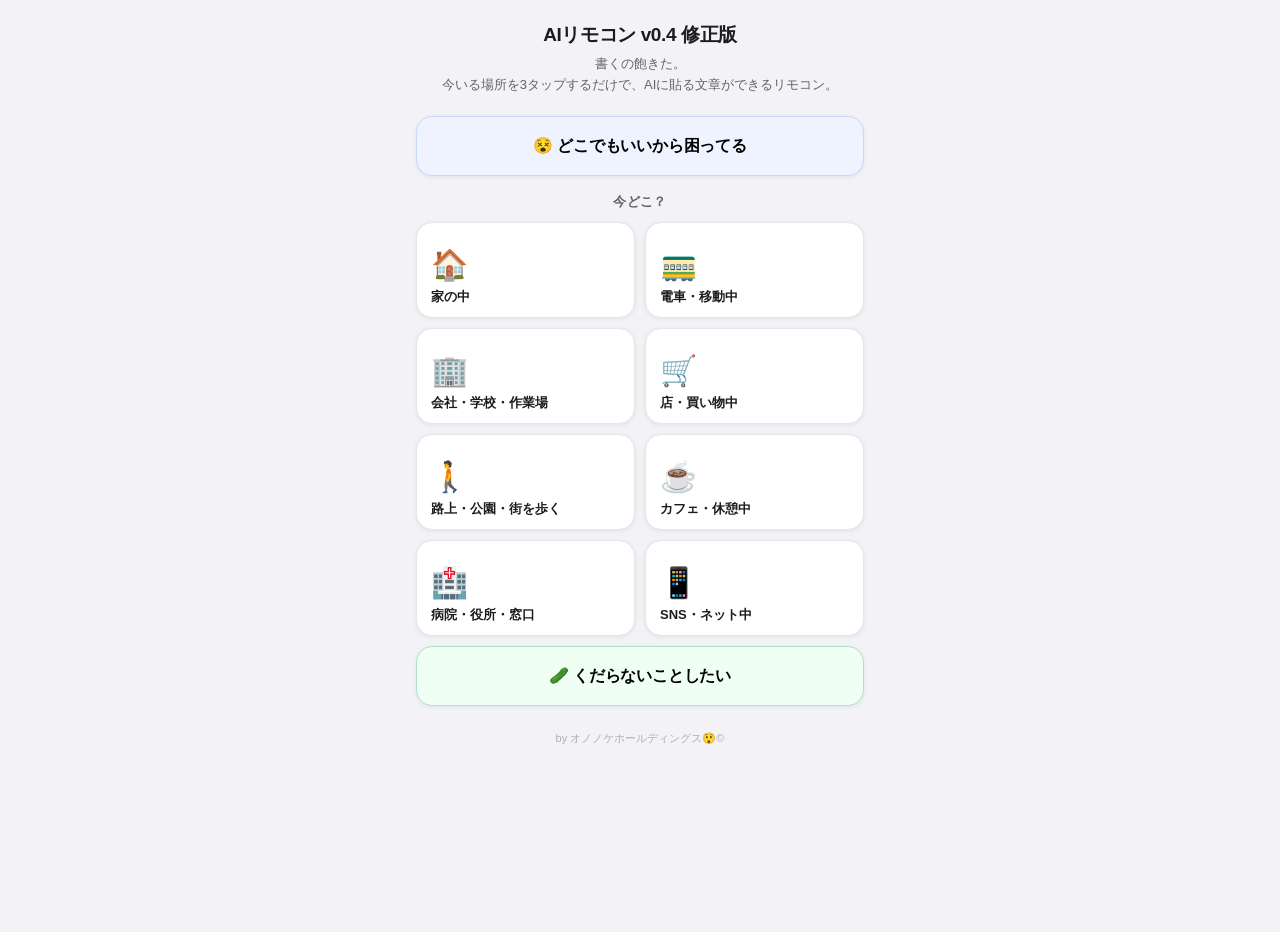
<file: ai-remocon-v0.4-fixed.html>
<!DOCTYPE html>
<html lang="ja">
<head>
<meta charset="UTF-8">
<meta name="viewport" content="width=device-width, initial-scale=1.0, maximum-scale=1.0, user-scalable=no">
<title>AIリモコン v0.4 修正版</title>
<style>
/* ─── 変数 ─── */
:root {
  --bg: #f2f2f7;
  --text: #1c1c1e;
  --sub: #636366;
  --card: #ffffff;
  --border: #e5e5ea;
  --primary: #0071e3;
  --primary-dk: #0060c7;
  --wide-bg: #eef3ff;
  --wide-border: #c7d8f8;
  --silly-bg: #f0fff4;
  --silly-border: #b2dfcb;
  --radius: 16px;
  --radius-sm: 12px;
  --pill: 28px;
  --shadow: 0 1px 5px rgba(0,0,0,0.07);
  --shadow-btn: 0 4px 14px rgba(0,113,227,0.28);
}

/* ─── リセット ─── */
*, *::before, *::after {
  box-sizing: border-box;
  margin: 0; padding: 0;
  -webkit-tap-highlight-color: transparent;
  touch-action: manipulation;
}

html { height: 100%; }

body {
  font-family: -apple-system, BlinkMacSystemFont,
    "Hiragino Sans", "Hiragino Kaku Gothic ProN",
    "Noto Sans JP", sans-serif;
  background: var(--bg);
  color: var(--text);
  line-height: 1.55;
  min-height: 100dvh;
  padding-bottom: calc(32px + env(safe-area-inset-bottom, 0px));
}

#app {
  max-width: 480px;
  margin: 0 auto;
  min-height: 100dvh;
  display: flex;
  flex-direction: column;
}

/* ─── ヘッダー ─── */
#header {
  display: flex;
  align-items: center;
  padding: 10px 16px;
  background: var(--bg);
  position: sticky;
  top: 0;
  z-index: 10;
  border-bottom: 1px solid var(--border);
  min-height: 48px;
}
#header.hidden { display: none; }

#back-btn {
  background: none;
  border: none;
  color: var(--primary);
  font-size: 15px;
  font-weight: 600;
  padding: 8px 12px 8px 0;
  cursor: pointer;
  flex-shrink: 0;
  min-height: 44px;
  display: flex;
  align-items: center;
  gap: 4px;
}

#breadcrumb {
  font-size: 13px;
  color: var(--sub);
  margin-left: 2px;
  white-space: nowrap;
  overflow: hidden;
  text-overflow: ellipsis;
}

/* ─── メイン ─── */
main { flex: 1; padding: 20px 16px 0; }

.screen { display: none; animation: fadeIn .22s ease; }
.screen.active { display: block; }

/* ─── 画面タイトル ─── */
.screen-title {
  font-size: 20px;
  font-weight: 700;
  margin-bottom: 16px;
  letter-spacing: -.3px;
}

/* ─── トップ画面 ─── */
.top-lead {
  text-align: center;
  margin-bottom: 20px;
}
.top-lead-title {
  font-size: 19px;
  font-weight: 800;
  letter-spacing: -.4px;
}
.top-lead-sub {
  font-size: 13px;
  color: var(--sub);
  margin-top: 5px;
  line-height: 1.6;
}

/* ワイドボタン（どこでも困ってる・くだらない） */
.wide-btn {
  display: flex;
  align-items: center;
  justify-content: center;
  gap: 10px;
  width: 100%;
  padding: 18px 20px;
  border-radius: var(--radius);
  border: 1.5px solid var(--wide-border);
  background: var(--wide-bg);
  font-size: 16px;
  font-weight: 700;
  cursor: pointer;
  transition: transform .12s, opacity .12s;
  box-shadow: var(--shadow);
  user-select: none;
  min-height: 60px;
  text-align: center;
  letter-spacing: -.2px;
}
.wide-btn.silly {
  background: var(--silly-bg);
  border-color: var(--silly-border);
}
.wide-btn:active { transform: scale(.97); opacity: .85; }

/* 中央ラベル */
.section-label {
  font-size: 13px;
  font-weight: 600;
  color: var(--sub);
  text-align: center;
  margin: 16px 0 10px;
  letter-spacing: .3px;
  text-transform: uppercase;
}

/* カテゴリグリッド */
.cat-grid {
  display: grid;
  grid-template-columns: repeat(2, 1fr);
  gap: 10px;
}

.cat-btn {
  display: flex;
  flex-direction: column;
  align-items: flex-start;
  justify-content: flex-end;
  padding: 14px 14px 12px;
  background: var(--card);
  border: 1.5px solid var(--border);
  border-radius: var(--radius);
  cursor: pointer;
  transition: transform .12s, opacity .12s;
  min-height: 96px;
  box-shadow: var(--shadow);
  user-select: none;
  position: relative;
}
.cat-btn:active { transform: scale(.95); opacity: .85; }

.cat-icon {
  font-size: 30px;
  line-height: 1;
  margin-bottom: 8px;
  display: block;
}
.cat-label {
  font-size: 13px;
  font-weight: 700;
  line-height: 1.35;
  color: var(--text);
  text-align: left;
}

/* フッター */
.top-footer {
  margin-top: 24px;
  padding-bottom: 4px;
  text-align: center;
  font-size: 11px;
  color: #aeaeb2;
}

/* ─── シナリオ・アクションリスト ─── */
.list-wrap {
  display: flex;
  flex-direction: column;
  gap: 10px;
}

.list-item {
  padding: 18px 20px;
  background: var(--card);
  border: 1.5px solid var(--border);
  border-radius: var(--radius);
  font-size: 16px;
  font-weight: 500;
  cursor: pointer;
  transition: transform .12s, opacity .12s;
  box-shadow: var(--shadow);
  user-select: none;
  min-height: 56px;
  display: flex;
  align-items: center;
}
.list-item:active { transform: scale(.97); opacity: .8; }

/* ─── プロンプト画面 ─── */
.result-wrap {
  display: flex;
  flex-direction: column;
  gap: 14px;
}

.result-meta {
  font-size: 13px;
  color: var(--sub);
  line-height: 1.6;
}
.result-meta strong {
  color: var(--text);
  font-weight: 600;
}

.prompt-box {
  background: var(--card);
  padding: 20px;
  border-radius: var(--radius);
  border: 1.5px solid var(--border);
  font-size: 15px;
  line-height: 1.8;
  white-space: pre-wrap;
  min-height: 160px;
  box-shadow: var(--shadow);
  color: #3a3a3c;
}

.copy-btn {
  background: var(--primary);
  color: #fff;
  border: none;
  border-radius: var(--pill);
  padding: 18px;
  font-size: 17px;
  font-weight: 700;
  cursor: pointer;
  text-align: center;
  transition: background .15s, transform .1s;
  letter-spacing: .3px;
  box-shadow: var(--shadow-btn);
  user-select: none;
  min-height: 56px;
  width: 100%;
  display: block;
}
.copy-btn:active { transform: scale(.97); background: var(--primary-dk); }

/* ─── 外部AIリンク ─── */
.ai-section {
  display: flex;
  flex-direction: column;
  gap: 10px;
  padding-top: 2px;
}
.ai-label {
  font-size: 13px;
  color: var(--sub);
  text-align: center;
}
.ai-grid {
  display: grid;
  grid-template-columns: repeat(2, 1fr);
  gap: 10px;
}
.ai-btn {
  display: flex;
  align-items: center;
  justify-content: center;
  gap: 6px;
  padding: 0 12px;
  min-height: 48px;
  background: var(--card);
  border: 1.5px solid var(--border);
  border-radius: var(--radius-sm);
  font-size: 14px;
  font-weight: 600;
  color: var(--text);
  text-decoration: none;
  cursor: pointer;
  transition: transform .12s, opacity .12s, background .12s;
  box-shadow: var(--shadow);
  user-select: none;
  text-align: center;
}
.ai-btn:active { transform: scale(.95); opacity: .8; background: #f0f0f5; }
.ai-icon { font-size: 18px; flex-shrink: 0; line-height: 1; }

/* ─── トースト ─── */
#toast {
  position: fixed;
  bottom: calc(32px + env(safe-area-inset-bottom, 0px));
  left: 50%;
  transform: translateX(-50%);
  background: rgba(28,28,30,.88);
  color: #fff;
  padding: 12px 24px;
  border-radius: 24px;
  font-size: 14px;
  font-weight: 500;
  z-index: 100;
  opacity: 1;
  transition: opacity .4s ease;
  white-space: nowrap;
  backdrop-filter: blur(8px);
  -webkit-backdrop-filter: blur(8px);
  pointer-events: none;
}
#toast.hidden { opacity: 0; }

@keyframes fadeIn {
  from { opacity: 0; transform: translateY(8px); }
  to   { opacity: 1; transform: translateY(0); }
}
</style>
</head>
<body>
<div id="app">

  <!-- ヘッダー -->
  <header id="header" class="hidden">
    <button id="back-btn" type="button">◀ 戻る</button>
    <div id="breadcrumb"></div>
  </header>

  <main id="main">

    <!-- 画面1: location -->
    <section id="screen-location" class="screen active">
      <div class="top-lead">
        <div class="top-lead-title">AIリモコン v0.4 修正版</div>
        <div class="top-lead-sub">書くの飽きた。<br>今いる場所を3タップするだけで、AIに貼る文章ができるリモコン。</div>
      </div>

      <button class="wide-btn" type="button" data-loc="anywhere">😵 どこでもいいから困ってる</button>

      <div class="section-label">今どこ？</div>

      <div class="cat-grid" id="cat-grid">
        <!-- JSで生成 -->
      </div>

      <button class="wide-btn silly" type="button" data-loc="silly" style="margin-top:10px;">🥒 くだらないことしたい</button>

      <div class="top-footer">by オノノケホールディングス😲©️</div>
    </section>

    <!-- 画面2: scenario -->
    <section id="screen-scenario" class="screen">
      <h2 class="screen-title" id="scenario-title">何に困ってる？</h2>
      <div class="list-wrap" id="scenario-list"></div>
    </section>

    <!-- 画面3: action（actionsが2つ以上の場合のみ使用） -->
    <section id="screen-action" class="screen">
      <h2 class="screen-title">AIに何をさせたい？</h2>
      <div class="list-wrap" id="action-list"></div>
    </section>

    <!-- 画面4: prompt -->
    <section id="screen-prompt" class="screen">
      <div class="result-wrap">
        <div class="result-meta" id="result-meta"></div>
        <div class="prompt-box" id="prompt-display"></div>
        <button class="copy-btn" id="copy-btn" type="button">コピーする</button>
        <div class="ai-section">
          <p class="ai-label">コピーしたら、下のAIに貼ってください</p>
          <div class="ai-grid">
            <a href="https://chatgpt.com/" target="_blank" rel="noopener noreferrer" class="ai-btn">
              <span class="ai-icon">🤖</span>ChatGPTを開く
            </a>
            <a href="https://gemini.google.com/" target="_blank" rel="noopener noreferrer" class="ai-btn">
              <span class="ai-icon">✨</span>Geminiを開く
            </a>
            <a href="https://copilot.microsoft.com/" target="_blank" rel="noopener noreferrer" class="ai-btn">
              <span class="ai-icon">🪟</span>Copilotを開く
            </a>
            <a href="https://claude.ai/" target="_blank" rel="noopener noreferrer" class="ai-btn">
              <span class="ai-icon">🌿</span>Claudeを開く
            </a>
          </div>
        </div>
      </div>
    </section>

  </main>

  <div id="toast" class="toast hidden">コピーしました 📋</div>
</div>

<!-- ─── データ ─── -->
<script type="application/json" id="app-data">
{
  "locations": [
    {
      "id": "anywhere",
      "label": "😵 どこでもいいから困ってる",
      "role": "wide",
      "scenarios": [
        {
          "id": "anywhere_chaos",
          "label": "頭がぐちゃぐちゃ",
          "tags": [
            "🧩 この悩み、どう扱う？",
            "😲 何が起こったんだ"
          ],
          "actions": [
            {
              "id": "anywhere_chaos_sort",
              "label": "整理してほしい",
              "mode": "standby",
              "commonPrompt": "今、頭の中がぐちゃぐちゃです。いろいろなことが混ざっていて、何がどう絡んでいるかわかりません。私がこれから状況を話すので、感情・事実・やること・後回しにしていいことに分けて整理してください。まだ詳しい内容は送っていないので、次の入力を待ってください。"
            }
          ]
        },
        {
          "id": "anywhere_whatisit",
          "label": "ようは何なのかわからない",
          "tags": [
            "🤯 だからなんだ"
          ],
          "actions": [
            {
              "id": "anywhere_whatisit_core",
              "label": "核心を出してほしい",
              "mode": "standby",
              "commonPrompt": "これから、気になっていること・モヤモヤしていることを送ります。「だからなんだ」「ようは何が言いたい」「それで何をしたい」の3つに分けて、核心だけ短く整理してください。まだ内容は送っていないので、次の入力を待ってください。"
            }
          ]
        },
        {
          "id": "anywhere_body",
          "label": "体がつらい",
          "tags": [
            "🧘 今の体、どうすればいい？"
          ],
          "actions": [
            {
              "id": "anywhere_body_ease",
              "label": "今できることを教えてほしい",
              "mode": "standby",
              "commonPrompt": "体がつらいです。診断ではなく、今この瞬間に少しだけ楽になれる行動を1〜2個だけ教えてください。大げさな対策ではなく、今すぐできる小さいことにしてください。強い痛み、しびれ、息苦しさ、意識がぼんやりする、急な悪化がある場合は、早めに医療機関や周囲の人に相談する前提で答えてください。まだ詳しい状況は送っていないので、次の入力を待ってください。"
            }
          ]
        },
        {
          "id": "anywhere_lighten",
          "label": "くだらなくして軽くしたい",
          "tags": [
            "🥒 くだらなく広げる"
          ],
          "actions": [
            {
              "id": "anywhere_lighten_silly",
              "label": "くだらなく広げてほしい",
              "mode": "standby",
              "commonPrompt": "これから、今の状況や悩みを送ります。本質は残したまま、くだらない例え・生活感のある比喩・小さな寸劇のような形で、少し笑える方向に広げてください。深刻にしすぎず、でもただふざけるだけにもしないでください。まだ内容は送っていないので、次の入力を待ってください。"
            }
          ]
        },
        {
          "id": "anywhere_stuck",
          "label": "とにかく困っている",
          "tags": [
            "🧩 この悩み、どう扱う？"
          ],
          "actions": [
            {
              "id": "anywhere_stuck_first",
              "label": "最初の一手を出してほしい",
              "mode": "standby",
              "commonPrompt": "とにかく困っています。状況を大きくしすぎず、今できる一手を1つだけ出してください。解決策の全部ではなく、最初の小さい一歩だけでいいです。まだ詳しい状況は送っていないので、次の入力を待ってください。"
            }
          ]
        }
      ]
    },
    {
      "id": "home",
      "label": "🏠 家の中",
      "role": "生活起動リモコン",
      "scenarios": [
        {
          "id": "home_morning_stuck",
          "label": "起きたけど動けない",
          "tags": [
            "😲 何が起こったんだ",
            "🧩 この悩み、どう扱う？"
          ],
          "actions": [
            {
              "id": "home_morning_stuck_first",
              "label": "最初の一手を出す",
              "mode": "standby",
              "commonPrompt": "私は今、家の中にいます。起きたけど動けません。気合いではなく、今の状態を整理して、今日の最初の一手をひとつだけ出してください。大きな計画ではなく、今すぐできる小さい行動にしてください。まだ詳しい状況は送っていないので、次の入力を待ってください。"
            }
          ]
        },
        {
          "id": "home_nothing_todo",
          "label": "何していいかわからない",
          "tags": [
            "🧩 この悩み、どう扱う？"
          ],
          "actions": [
            {
              "id": "home_nothing_todo_suggest",
              "label": "今できることを提案してほしい",
              "mode": "standby",
              "commonPrompt": "家にいますが、何をしていいかわかりません。やりたいことも、やるべきことも、ぼんやりしています。今の気分や状況を少し話すので、今日できそうなことを3つくらい提案してください。大きなことではなく、30分以内でできるものにしてください。まだ詳しい状況は送っていないので、次の入力を待ってください。"
            }
          ]
        },
        {
          "id": "home_messy",
          "label": "部屋が散らかっている",
          "tags": [
            "🧩 この悩み、どう扱う？"
          ],
          "actions": [
            {
              "id": "home_messy_start",
              "label": "片付けの入口を作ってほしい",
              "mode": "standby",
              "commonPrompt": "部屋が散らかっています。全部一気に片付けようとすると動けなくなるので、今すぐ1分でできる片付けの入口を1つだけ教えてください。「まずここだけ」という場所や行動を提案してください。"
            }
          ]
        },
        {
          "id": "home_food",
          "label": "何食べるか決められない",
          "tags": [
            "🧩 この悩み、どう扱う？"
          ],
          "actions": [
            {
              "id": "home_food_decide",
              "label": "決めてほしい",
              "mode": "standby",
              "commonPrompt": "家にいて、何を食べるか決められません。今の気分・冷蔵庫の状況・時間帯などを少し話すので、今日の食事を1つ決めてください。選択肢を増やすのではなく、「これにしよう」と1つ背中を押してください。まだ詳しい状況は送っていないので、次の入力を待ってください。"
            }
          ]
        },
        {
          "id": "home_phone_loop",
          "label": "スマホだけ見て時間が溶けている",
          "tags": [
            "😲 何が起こったんだ",
            "🧩 この悩み、どう扱う？"
          ],
          "actions": [
            {
              "id": "home_phone_loop_break",
              "label": "抜け出す入口を作ってほしい",
              "mode": "standby",
              "commonPrompt": "スマホだけ見て時間が溶けています。やめようと思っているのにやめられません。責めずに、今この瞬間にスマホから離れるための小さい行動を1つだけ教えてください。"
            }
          ]
        }
      ]
    },
    {
      "id": "silly",
      "label": "🥒 くだらないことしたい",
      "role": "くだらなさリモコン",
      "scenarios": [
        {
          "id": "silly_expand",
          "label": "くだらなく広げてほしい",
          "tags": [
            "🥒 くだらなく広げる"
          ],
          "actions": [
            {
              "id": "silly_expand_go",
              "label": "広げてほしい",
              "mode": "standby",
              "commonPrompt": "これから、何かを送ります。本質は残したまま、くだらない例え・生活感のある比喩・小さな寸劇のような形で、少し笑える方向に広げてください。意味があってもなくても構いません。まだ内容は送っていないので、次の入力を待ってください。"
            }
          ]
        },
        {
          "id": "silly_funny",
          "label": "面白いこと言ってほしい",
          "tags": [
            "🥒 くだらなく広げる"
          ],
          "actions": [
            {
              "id": "silly_funny_go",
              "label": "何か言ってほしい",
              "mode": "standby",
              "commonPrompt": "これから、今の状況や気分を送ります。それを受けて、面白いことを1つ言ってください。笑えなくてもいいです。ただ少しずれた方向に転がしてください。まだ内容は送っていないので、次の入力を待ってください。"
            }
          ]
        },
        {
          "id": "silly_shift",
          "label": "予定調和をずらしてほしい",
          "tags": [
            "🥒 くだらなく広げる"
          ],
          "actions": [
            {
              "id": "silly_shift_go",
              "label": "ずらしてほしい",
              "mode": "standby",
              "commonPrompt": "これから、よくある状況・ありきたりな話・当たり前のことを送ります。それを「でも実は」「逆に言うと」「別の星から見ると」のような視点でずらしてください。正しくなくていいです。少しだけ違う角度から見せてください。まだ内容は送っていないので、次の入力を待ってください。"
            }
          ]
        },
        {
          "id": "silly_drama",
          "label": "小さな寸劇にしてほしい",
          "tags": [
            "🥒 くだらなく広げる"
          ],
          "actions": [
            {
              "id": "silly_drama_go",
              "label": "寸劇にしてほしい",
              "mode": "standby",
              "commonPrompt": "これから、今の状況や出来事を送ります。それを登場人物が2〜3人いる短い寸劇にしてください。大げさでも地味でも構いません。読んで少し笑えるか、少し「なるほど」と思えるものにしてください。まだ内容は送っていないので、次の入力を待ってください。"
            }
          ]
        },
        {
          "id": "silly_metaphor",
          "label": "変な例えにしてほしい",
          "tags": [
            "🥒 くだらなく広げる"
          ],
          "actions": [
            {
              "id": "silly_metaphor_go",
              "label": "例えてほしい",
              "mode": "standby",
              "commonPrompt": "これから、何かを送ります。それを、全然関係なさそうなものに例えてください。例えが正確でなくていいです。「なんでそれ？」と思えるくらいずれた例えが理想です。まだ内容は送っていないので、次の入力を待ってください。"
            }
          ]
        }
      ]
    },
    {
      "id": "train",
      "label": "🚃 電車・移動中",
      "role": "移動中リモコン",
      "scenarios": [
        {
          "id": "train_bored",
          "label": "なんか暇",
          "tags": [
            "🥒 くだらなく広げる"
          ],
          "actions": [
            {
              "id": "train_bored_play",
              "label": "暇つぶしを作ってほしい",
              "mode": "standby",
              "commonPrompt": "電車に乗っていて暇です。目を閉じてできる遊び・頭の中だけで完結する考えごと・スマホを見ながらできる軽い遊びを1つ提案してください。難しくなくていいです。まだ詳しい状況は送っていないので、次の入力を待ってください。"
            }
          ]
        },
        {
          "id": "train_sign",
          "label": "広告や言葉が気になった",
          "tags": [
            "😲 何が起こったんだ",
            "🕵️ これほんと？"
          ],
          "actions": [
            {
              "id": "train_sign_expand",
              "label": "広げてほしい",
              "mode": "standby",
              "commonPrompt": "電車の中で、気になった広告・言葉・文章がありました。これから送るので、それが何を言おうとしているのか・どんな背景があるのか・面白い見方はないかを教えてください。まだ内容は送っていないので、次の入力を待ってください。"
            }
          ]
        },
        {
          "id": "train_info",
          "label": "この情報ほんと？",
          "tags": [
            "🕵️ これほんと？"
          ],
          "actions": [
            {
              "id": "train_info_check",
              "label": "確認してほしい",
              "mode": "standby",
              "commonPrompt": "移動中に気になった情報があります。これから送るので、断定できること・推論に留まること・確認が必要なことを分けて整理してください。本当か嘘かを急いで決めつけず、根拠と確認ポイントも教えてください。まだ内容は送っていないので、次の入力を待ってください。"
            }
          ]
        },
        {
          "id": "train_after",
          "label": "降りた後に何をするか決めたい",
          "tags": [
            "🧩 この悩み、どう扱う？"
          ],
          "actions": [
            {
              "id": "train_after_decide",
              "label": "決めてほしい",
              "mode": "standby",
              "commonPrompt": "電車に乗っています。降りた後に何をするか決められていません。今の状況や選択肢を少し話すので、降りてから最初にやることを1つだけ決めてください。迷いを増やすのではなく、「これにしよう」と1つ背中を押してください。まだ詳しい状況は送っていないので、次の入力を待ってください。"
            }
          ]
        },
        {
          "id": "train_head_full",
          "label": "頭の中が混んできた",
          "tags": [
            "🧩 この悩み、どう扱う？"
          ],
          "actions": [
            {
              "id": "train_head_full_sort",
              "label": "整理してほしい",
              "mode": "standby",
              "commonPrompt": "移動中に頭の中が混んできました。いろいろなことが混ざっています。これから話すので、今考えていることを「今日やること」「後でいいこと」「考えなくていいこと」に分けて整理してください。まだ詳しい内容は送っていないので、次の入力を待ってください。"
            }
          ]
        }
      ]
    },
    {
      "id": "work",
      "label": "🏢 会社・学校・作業場",
      "role": "作業起動リモコン",
      "scenarios": [
        {
          "id": "work_too_much",
          "label": "やることが多すぎて止まっている",
          "tags": [
            "🧩 この悩み、どう扱う？"
          ],
          "actions": [
            {
              "id": "work_too_much_first",
              "label": "最初の一手を出してほしい",
              "mode": "standby",
              "commonPrompt": "やることが多すぎて止まっています。全部を整理しようとするとさらに動けなくなります。今日の最初の一手を1つだけ出してください。大きなことではなく、今すぐ5分で始められるものにしてください。まだ詳しい状況は送っていないので、次の入力を待ってください。"
            }
          ]
        },
        {
          "id": "work_sleepy",
          "label": "眠い・集中できない",
          "tags": [
            "🧩 この悩み、どう扱う？"
          ],
          "actions": [
            {
              "id": "work_sleepy_recover",
              "label": "今できることを教えてほしい",
              "mode": "standby",
              "commonPrompt": "眠くて集中できません。気合いではなく、今の状態で少しだけ集中力を取り戻せる小さい行動を1〜2個教えてください。大げさな対策ではなく、今すぐできるものにしてください。"
            }
          ]
        },
        {
          "id": "work_reply",
          "label": "返信文を作りたい",
          "tags": [
            "🙅🏼 オブラートに包んで断りたい"
          ],
          "actions": [
            {
              "id": "work_reply_draft",
              "label": "下書きを作ってほしい",
              "mode": "standby",
              "commonPrompt": "返信文を作りたいです。これから状況・相手・伝えたいことを送るので、短く、自然で、角が立ちにくい返信文の下書きを作ってください。そのまま使えるものと、少しやわらかいものの2パターンあると助かります。まだ詳しい内容は送っていないので、次の入力を待ってください。"
            }
          ]
        },
        {
          "id": "work_decline",
          "label": "断りたい",
          "tags": [
            "🙅🏼 オブラートに包んで断りたい"
          ],
          "actions": [
            {
              "id": "work_decline_draft",
              "label": "断り文を作ってほしい",
              "mode": "standby",
              "commonPrompt": "断りたいことがあります。これから状況・相手・断りたい内容を送るので、角が立ちにくい断り文を作ってください。言い訳っぽくならず、でも冷たくもない文にしてください。必要なら、短め・丁寧・やわらかめの3案に分けてください。まだ詳しい内容は送っていないので、次の入力を待ってください。"
            }
          ]
        },
        {
          "id": "work_unclear",
          "label": "説明されたけどようは何かわからない",
          "tags": [
            "🤯 だからなんだ"
          ],
          "actions": [
            {
              "id": "work_unclear_core",
              "label": "核心を出してほしい",
              "mode": "standby",
              "commonPrompt": "説明を受けたのですが、ようは何なのかわかりません。これから聞いた内容を送るので、「つまり何をしてほしいのか」「何が重要なのか」「何をしなくていいのか」を短く整理してください。まだ詳しい内容は送っていないので、次の入力を待ってください。"
            }
          ]
        }
      ]
    },
    {
      "id": "shop",
      "label": "🛒 店・買い物中",
      "role": "買い物リモコン",
      "scenarios": [
        {
          "id": "shop_hesitate",
          "label": "買うか迷っている",
          "tags": [
            "🧩 この悩み、どう扱う？"
          ],
          "actions": [
            {
              "id": "shop_hesitate_decide",
              "label": "決めてほしい",
              "mode": "standby",
              "commonPrompt": "買うか迷っています。これから商品・値段・迷っている理由を送るので、「買う」か「やめる」か、どちらかに背中を押してください。長い分析ではなく、短く決めてください。まだ詳しい内容は送っていないので、次の入力を待ってください。"
            }
          ]
        },
        {
          "id": "shop_compare",
          "label": "商品を比較したい",
          "tags": [
            "🕵️ これほんと？"
          ],
          "actions": [
            {
              "id": "shop_compare_table",
              "label": "比べてほしい",
              "mode": "standby",
              "commonPrompt": "商品を比較したいです。これから比べたい商品・スペック・気になるポイントを送るので、わかりやすく整理してください。どちらがどんな人に向いているかも教えてください。まだ詳しい内容は送っていないので、次の入力を待ってください。"
            }
          ]
        },
        {
          "id": "shop_review",
          "label": "レビューや宣伝が本当か気になる",
          "tags": [
            "🕵️ これほんと？"
          ],
          "actions": [
            {
              "id": "shop_review_check",
              "label": "確認してほしい",
              "mode": "standby",
              "commonPrompt": "商品のレビューや宣伝文句が本当かどうか気になります。これから内容を送るので、信頼できそうな点・怪しい点・確認すべき点を分けて教えてください。まだ詳しい内容は送っていないので、次の入力を待ってください。"
            }
          ]
        },
        {
          "id": "shop_staff",
          "label": "店員にどう言えばいいかわからない",
          "tags": [
            "🙅🏼 オブラートに包んで断りたい",
            "🦉 教えてください"
          ],
          "actions": [
            {
              "id": "shop_staff_phrase",
              "label": "言い方を教えてほしい",
              "mode": "standby",
              "commonPrompt": "店員に何かを伝えたいのですが、どう言えばいいかわかりません。これから状況・伝えたいこと・困っていることを送るので、角が立ちにくく、短く自然な言い方を作ってください。必要なら「質問する言い方」「断る言い方」「少し考えたい時の言い方」に分けてください。まだ詳しい内容は送っていないので、次の入力を待ってください。"
            }
          ]
        },
        {
          "id": "shop_impulse",
          "label": "衝動買いかもしれない",
          "tags": [
            "🧩 この悩み、どう扱う？"
          ],
          "actions": [
            {
              "id": "shop_impulse_check",
              "label": "確認してほしい",
              "mode": "standby",
              "commonPrompt": "これから買おうとしている商品について話します。衝動買いかどうか確認したいので、「本当に必要か」「後で後悔しないか」を短く整理してください。責めずに、冷静に判断できるよう手伝ってください。まだ詳しい内容は送っていないので、次の入力を待ってください。"
            }
          ]
        }
      ]
    },
    {
      "id": "street",
      "label": "🚶 路上・公園・街を歩く",
      "role": "外出リモコン",
      "scenarios": [
        {
          "id": "street_wander",
          "label": "なんとなく歩いている",
          "tags": [
            "🥒 くだらなく広げる"
          ],
          "actions": [
            {
              "id": "street_wander_play",
              "label": "今の状況を面白くしてほしい",
              "mode": "standby",
              "commonPrompt": "なんとなく歩いています。今いる場所・時間・気分を少し話すので、今この瞬間を少し面白くする見方や遊びを1つ提案してください。大げさなことではなく、歩きながらできるものにしてください。まだ詳しい状況は送っていないので、次の入力を待ってください。"
            }
          ]
        },
        {
          "id": "street_where",
          "label": "次にどこへ行くか迷っている",
          "tags": [
            "🧩 この悩み、どう扱う？"
          ],
          "actions": [
            {
              "id": "street_where_decide",
              "label": "決めてほしい",
              "mode": "standby",
              "commonPrompt": "次にどこへ行くか迷っています。今いる場所・時間・気分・選択肢を少し話すので、「ここへ行こう」と1つ決めてください。選択肢を増やすのではなく、1つに絞ってください。まだ詳しい状況は送っていないので、次の入力を待ってください。"
            }
          ]
        },
        {
          "id": "street_notice",
          "label": "看板・店・人・出来事が気になった",
          "tags": [
            "😲 何が起こったんだ",
            "🕵️ これほんと？"
          ],
          "actions": [
            {
              "id": "street_notice_expand",
              "label": "広げてほしい",
              "mode": "standby",
              "commonPrompt": "外を歩いていて、気になったものがありました。これから送るので、それが何なのか・どんな背景があるのか・面白い見方はないかを教えてください。まだ内容は送っていないので、次の入力を待ってください。"
            }
          ]
        },
        {
          "id": "street_tired",
          "label": "疲れた・休みたい",
          "tags": [
            "🧩 この悩み、どう扱う？"
          ],
          "actions": [
            {
              "id": "street_tired_rest",
              "label": "休み方を教えてほしい",
              "mode": "standby",
              "commonPrompt": "外を歩いていて疲れました。今いる場所・状況を少し話すので、今すぐできる休み方を1つ提案してください。大げさなことではなく、今この場所でできることにしてください。まだ詳しい状況は送っていないので、次の入力を待ってください。"
            }
          ]
        },
        {
          "id": "street_return",
          "label": "帰るか、もう少し外にいるか迷う",
          "tags": [
            "🧩 この悩み、どう扱う？"
          ],
          "actions": [
            {
              "id": "street_return_decide",
              "label": "決めてほしい",
              "mode": "standby",
              "commonPrompt": "帰るか、もう少し外にいるか迷っています。今の気分・時間・体の状態を少し話すので、「帰ろう」か「もう少しいよう」か、どちらかに背中を押してください。まだ詳しい状況は送っていないので、次の入力を待ってください。"
            }
          ]
        }
      ]
    },
    {
      "id": "cafe",
      "label": "☕ カフェ・休憩中",
      "role": "休憩リモコン",
      "scenarios": [
        {
          "id": "cafe_stopped",
          "label": "休んでいるのか止まっているのかわからない",
          "tags": [
            "😲 何が起こったんだ",
            "🧩 この悩み、どう扱う？"
          ],
          "actions": [
            {
              "id": "cafe_stopped_check",
              "label": "確認してほしい",
              "mode": "standby",
              "commonPrompt": "カフェにいます。休んでいるのか、止まっているのかわかりません。今の状況を少し話すので、「これは休息」か「これは停滞」かを整理して、次の一手を1つだけ出してください。まだ詳しい状況は送っていないので、次の入力を待ってください。"
            }
          ]
        },
        {
          "id": "cafe_think",
          "label": "考えごとを整理したい",
          "tags": [
            "🧩 この悩み、どう扱う？"
          ],
          "actions": [
            {
              "id": "cafe_think_sort",
              "label": "整理してほしい",
              "mode": "standby",
              "commonPrompt": "カフェで考えごとを整理したいです。これから頭の中にあることを話すので、感情・事実・やること・後回しにしていいことに分けて整理してください。まだ詳しい内容は送っていないので、次の入力を待ってください。"
            }
          ]
        },
        {
          "id": "cafe_memo",
          "label": "メモや文章を軽く整えたい",
          "tags": [
            "🤯 だからなんだ"
          ],
          "actions": [
            {
              "id": "cafe_memo_polish",
              "label": "整えてほしい",
              "mode": "standby",
              "commonPrompt": "書いたメモや文章を軽く整えたいです。これから送るので、意味を変えずに読みやすくしてください。大きく書き直すのではなく、少し整える程度にしてください。まだ内容は送っていないので、次の入力を待ってください。"
            }
          ]
        },
        {
          "id": "cafe_reply",
          "label": "返信文を作りたい",
          "tags": [
            "🙅🏼 オブラートに包んで断りたい"
          ],
          "actions": [
            {
              "id": "cafe_reply_draft",
              "label": "下書きを作ってほしい",
              "mode": "standby",
              "commonPrompt": "返信文を作りたいです。これから状況・相手・伝えたいことを送るので、短く、自然で、角が立ちにくい返信文の下書きを作ってください。必要なら「かなり短い」「丁寧」「やわらかい」の3案に分けてください。まだ詳しい内容は送っていないので、次の入力を待ってください。"
            }
          ]
        },
        {
          "id": "cafe_return",
          "label": "作業に戻るか迷っている",
          "tags": [
            "🧩 この悩み、どう扱う？"
          ],
          "actions": [
            {
              "id": "cafe_return_decide",
              "label": "背中を押してほしい",
              "mode": "standby",
              "commonPrompt": "作業に戻るか迷っています。休憩が長くなっています。今の状況を少し話すので、「戻ろう」か「もう少し休もう」か、どちらかに背中を押してください。責めずに、今できることを1つ出してください。まだ詳しい状況は送っていないので、次の入力を待ってください。"
            }
          ]
        }
      ]
    },
    {
      "id": "public",
      "label": "🏥 病院・役所・窓口",
      "role": "手続きリモコン",
      "scenarios": [
        {
          "id": "public_doc",
          "label": "書類や通知の意味がわからない",
          "tags": [
            "🤯 だからなんだ"
          ],
          "actions": [
            {
              "id": "public_doc_explain",
              "label": "わかりやすく説明してほしい",
              "mode": "standby",
              "commonPrompt": "書類や通知が届きましたが、意味がわかりません。これから内容を送るので、「何を言っているのか」「何をしなければいけないのか」「期限はいつか」を短くわかりやすく説明してください。まだ内容は送っていないので、次の入力を待ってください。"
            }
          ]
        },
        {
          "id": "public_unclear",
          "label": "説明されたけど理解できなかった",
          "tags": [
            "🤯 だからなんだ"
          ],
          "actions": [
            {
              "id": "public_unclear_core",
              "label": "核心を出してほしい",
              "mode": "standby",
              "commonPrompt": "説明を受けましたが、理解できませんでした。これから聞いた内容を送るので、「つまり何が起きているのか」「何をしなければいけないのか」「何を聞き返せばいいのか」を短く整理してください。まだ詳しい内容は送っていないので、次の入力を待ってください。"
            }
          ]
        },
        {
          "id": "public_symptom",
          "label": "症状をどう伝えればいいかわからない",
          "tags": [
            "👨‍⚕️ ちょっと症状聞いてください"
          ],
          "actions": [
            {
              "id": "public_symptom_memo",
              "label": "伝えるメモを作ってほしい",
              "mode": "standby",
              "commonPrompt": "症状をどう伝えればいいかわかりません。これから症状・いつから・どんな状態かを送るので、医師や薬剤師に伝えるための短いメモを作ってください。診断ではなく、伝えるための整理だけしてください。強い痛み、しびれ、息苦しさ、意識がぼんやりする、急な悪化がある場合は、早めに医療機関や周囲の人に相談する前提で答えてください。まだ詳しい内容は送っていないので、次の入力を待ってください。"
            }
          ]
        },
        {
          "id": "public_question",
          "label": "何を聞けばいいかわからない",
          "tags": [
            "🦉 教えてください"
          ],
          "actions": [
            {
              "id": "public_question_list",
              "label": "聞くことリストを作ってほしい",
              "mode": "standby",
              "commonPrompt": "病院や役所で何を聞けばいいかわかりません。これから状況・目的・不安なことを送るので、今日聞くべきことを3つ以内にまとめてください。重要なものから順に並べてください。まだ詳しい内容は送っていないので、次の入力を待ってください。"
            }
          ]
        },
        {
          "id": "public_next",
          "label": "持ち物・手順・次にやることが不安",
          "tags": [
            "🦉 教えてください"
          ],
          "actions": [
            {
              "id": "public_next_checklist",
              "label": "チェックリストを作ってほしい",
              "mode": "standby",
              "commonPrompt": "これから行く手続き・受診・申請について、持ち物・手順・次にやることが不安です。状況を送るので、今日必要なことを短いチェックリストにしてください。まだ詳しい内容は送っていないので、次の入力を待ってください。"
            }
          ]
        }
      ]
    },
    {
      "id": "sns",
      "label": "📱 SNS・ネット中",
      "role": "ネットリモコン",
      "scenarios": [
        {
          "id": "sns_loop",
          "label": "SNSを見すぎて時間が溶けている",
          "tags": [
            "😲 何が起こったんだ",
            "🧩 この悩み、どう扱う？"
          ],
          "actions": [
            {
              "id": "sns_loop_break",
              "label": "抜け出す入口を作ってほしい",
              "mode": "standby",
              "commonPrompt": "SNSを見すぎて時間が溶けています。責めずに、今この瞬間にSNSから離れるための小さい行動を1つだけ教えてください。難しいことではなく、今すぐできるものにしてください。"
            }
          ]
        },
        {
          "id": "sns_fire",
          "label": "炎上や話題で何が起きたのかわからない",
          "tags": [
            "😲 何が起こったんだ"
          ],
          "actions": [
            {
              "id": "sns_fire_explain",
              "label": "何が起きたか教えてほしい",
              "mode": "standby",
              "commonPrompt": "SNSで炎上や話題になっていますが、何が起きたのかわかりません。これから状況を送るので、「何が起きたのか」「なぜ話題になっているのか」「まだわかっていないこと」を整理してください。断定できることと推測を分けてください。まだ内容は送っていないので、次の入力を待ってください。"
            }
          ]
        },
        {
          "id": "sns_info",
          "label": "この情報ほんと？",
          "tags": [
            "🕵️ これほんと？"
          ],
          "actions": [
            {
              "id": "sns_info_check",
              "label": "確認してほしい",
              "mode": "standby",
              "commonPrompt": "SNSで気になった情報があります。これから送るので、断定できること・推論に留まること・確認が必要なことを分けて整理してください。本当か嘘かを急いで決めつけず、根拠と確認ポイントも教えてください。まだ内容は送っていないので、次の入力を待ってください。"
            }
          ]
        },
        {
          "id": "sns_screenshot",
          "label": "スクショや投稿の意味がわからない",
          "tags": [
            "🤯 だからなんだ"
          ],
          "actions": [
            {
              "id": "sns_screenshot_explain",
              "label": "説明してほしい",
              "mode": "standby",
              "commonPrompt": "SNSのスクリーンショットや投稿の意味がわかりません。これから内容を送るので、「何を言っているのか」「なぜこれが話題なのか」「背景は何か」をわかりやすく説明してください。まだ内容は送っていないので、次の入力を待ってください。"
            }
          ]
        },
        {
          "id": "sns_ad",
          "label": "怪しい広告・レビュー・商品が気になる",
          "tags": [
            "🕵️ これほんと？"
          ],
          "actions": [
            {
              "id": "sns_ad_check",
              "label": "確認してほしい",
              "mode": "standby",
              "commonPrompt": "怪しい広告・レビュー・商品が気になっています。これから内容を送るので、信頼できそうな点・怪しい点・確認すべき点を分けて教えてください。まだ内容は送っていないので、次の入力を待ってください。"
            }
          ]
        },
        {
          "id": "sns_dm",
          "label": "DMや返信文を作りたい",
          "tags": [
            "🙅🏼 オブラートに包んで断りたい"
          ],
          "actions": [
            {
              "id": "sns_dm_draft",
              "label": "下書きを作ってほしい",
              "mode": "standby",
              "commonPrompt": "SNSのDMや返信文を作りたいです。これから状況・相手・伝えたいことを送るので、自然な文の下書きを作ってください。SNSらしい温度感で、丁寧すぎず、でも失礼にならない文にしてください。断りたい場合や距離を置きたい場合は、角が立ちにくい言い方にしてください。まだ詳しい内容は送っていないので、次の入力を待ってください。"
            }
          ]
        },
        {
          "id": "sns_silly",
          "label": "くだらなく広げたい",
          "tags": [
            "🥒 くだらなく広げる"
          ],
          "actions": [
            {
              "id": "sns_silly_go",
              "label": "広げてほしい",
              "mode": "standby",
              "commonPrompt": "SNSで見たものや今の状況を、くだらない方向に広げてほしいです。これから内容を送るので、本質は残したまま、少し笑える方向に転がしてください。まだ内容は送っていないので、次の入力を待ってください。"
            }
          ]
        }
      ]
    }
  ]
}
</script>

<!-- ─── ロジック ─── -->
<script>
/* ── データ読み込み ── */
const APP_DATA = JSON.parse(document.getElementById('app-data').textContent);
const LOCATIONS = APP_DATA.locations;
const LOC_MAP = {};
LOCATIONS.forEach(l => { LOC_MAP[l.id] = l; });

/* ── DOM ── */
const header        = document.getElementById('header');
const backBtn       = document.getElementById('back-btn');
const breadcrumb    = document.getElementById('breadcrumb');
const toast         = document.getElementById('toast');
const copyBtn       = document.getElementById('copy-btn');
const promptDisplay = document.getElementById('prompt-display');
const resultMeta    = document.getElementById('result-meta');
const catGrid       = document.getElementById('cat-grid');
const scenarioList  = document.getElementById('scenario-list');
const scenarioTitle = document.getElementById('scenario-title');
const actionList    = document.getElementById('action-list');

const screens = {
  location: document.getElementById('screen-location'),
  scenario: document.getElementById('screen-scenario'),
  action:   document.getElementById('screen-action'),
  prompt:   document.getElementById('screen-prompt')
};

/* ── 状態 ── */
let state = {
  step: 'location',      // location | scenario | action | prompt
  location: null,        // location object
  scenario: null,        // scenario object
  action: null           // action object
};

/* ── カテゴリグリッド生成（wide以外） ── */
const GRID_LOCS = LOCATIONS.filter(l => l.id !== 'anywhere' && l.id !== 'silly');
GRID_LOCS.forEach(loc => {
  const btn = document.createElement('button');
  btn.type = 'button';
  btn.className = 'cat-btn';
  // アイコンとラベルを分割
  const parts = loc.label.match(/^(\S+)\s(.+)$/);
  const icon  = parts ? parts[1] : loc.label;
  const label = parts ? parts[2] : '';
  btn.innerHTML = `<span class="cat-icon">${icon}</span><span class="cat-label">${label}</span>`;
  btn.addEventListener('click', () => selectLocation(loc));
  catGrid.appendChild(btn);
});

/* ── ワイドボタンのイベント ── */
document.querySelectorAll('.wide-btn').forEach(btn => {
  btn.addEventListener('click', () => {
    const locId = btn.getAttribute('data-loc');
    const loc = LOC_MAP[locId];
    if (loc) selectLocation(loc);
  });
});

/* ── 画面切替 ── */
function showScreen(name) {
  Object.keys(screens).forEach(k => {
    screens[k].classList.toggle('active', k === name);
  });
  window.scrollTo({ top: 0, behavior: 'auto' });
}

function updateHeader() {
  if (state.step === 'location') {
    header.classList.add('hidden');
    breadcrumb.textContent = '';
    return;
  }
  header.classList.remove('hidden');
  if (state.step === 'scenario') {
    breadcrumb.textContent = state.location.label;
  } else if (state.step === 'action') {
    breadcrumb.textContent = state.location.label + ' › ' + state.scenario.label;
  } else if (state.step === 'prompt') {
    const sc = state.scenario ? state.scenario.label : '';
    breadcrumb.textContent = state.location.label + (sc ? ' › ' + sc : '');
  }
}

/* ── location選択 ── */
function selectLocation(loc) {
  state.location = loc;
  state.scenario = null;
  state.action   = null;
  state.step     = 'scenario';

  // シナリオリスト生成
  scenarioTitle.textContent = '何に困ってる？';
  scenarioList.innerHTML = '';
  loc.scenarios.forEach(sc => {
    const btn = document.createElement('button');
    btn.type = 'button';
    btn.className = 'list-item';
    btn.textContent = sc.label;
    btn.addEventListener('click', () => selectScenario(sc));
    scenarioList.appendChild(btn);
  });

  updateHeader();
  showScreen('scenario');
}

/* ── scenario選択 ── */
function selectScenario(sc) {
  state.scenario = sc;
  state.action   = null;
  state.step     = 'action';

  if (sc.actions.length === 1) {
    // actions が1つだけ → action画面をスキップ
    selectAction(sc.actions[0]);
    return;
  }

  // アクションリスト生成
  actionList.innerHTML = '';
  sc.actions.forEach(act => {
    const btn = document.createElement('button');
    btn.type = 'button';
    btn.className = 'list-item';
    btn.textContent = act.label;
    btn.addEventListener('click', () => selectAction(act));
    actionList.appendChild(btn);
  });

  updateHeader();
  showScreen('action');
}

/* ── action選択 → prompt表示 ── */
function selectAction(act) {
  state.action = act;
  state.step   = 'prompt';

  promptDisplay.textContent = act.commonPrompt;
  resultMeta.innerHTML =
    '<strong>' + state.location.label + '</strong>' +
    ' › ' + state.scenario.label;

  updateHeader();
  showScreen('prompt');
}

/* ── 戻るボタン ── */
backBtn.addEventListener('click', () => {
  if (state.step === 'prompt') {
    // actionsが1つだった場合はscenarioへ、複数だったらactionへ
    if (state.scenario && state.scenario.actions.length > 1) {
      state.step = 'action';
      updateHeader();
      showScreen('action');
    } else {
      state.step = 'scenario';
      updateHeader();
      showScreen('scenario');
    }
  } else if (state.step === 'action') {
    state.step = 'scenario';
    updateHeader();
    showScreen('scenario');
  } else if (state.step === 'scenario') {
    state.step = 'location';
    state.location = null;
    updateHeader();
    showScreen('location');
  }
});

/* ── コピー ── */
copyBtn.addEventListener('click', () => {
  if (!state.action) return;
  const text = state.action.commonPrompt;
  if (navigator.clipboard && navigator.clipboard.writeText) {
    navigator.clipboard.writeText(text).then(showToast).catch(() => fallbackCopy(text));
  } else {
    fallbackCopy(text);
  }
});

function fallbackCopy(text) {
  const ta = document.createElement('textarea');
  ta.value = text;
  ta.style.cssText = 'position:fixed;top:-9999px;left:-9999px;opacity:0;';
  document.body.appendChild(ta);
  ta.focus(); ta.select();
  try { document.execCommand('copy'); } catch(e) {}
  document.body.removeChild(ta);
  showToast();
}

let toastTimer = null;
function showToast() {
  toast.classList.remove('hidden');
  if (toastTimer) clearTimeout(toastTimer);
  toastTimer = setTimeout(() => toast.classList.add('hidden'), 2000);
}
</script>
</body>
</html>
</file>
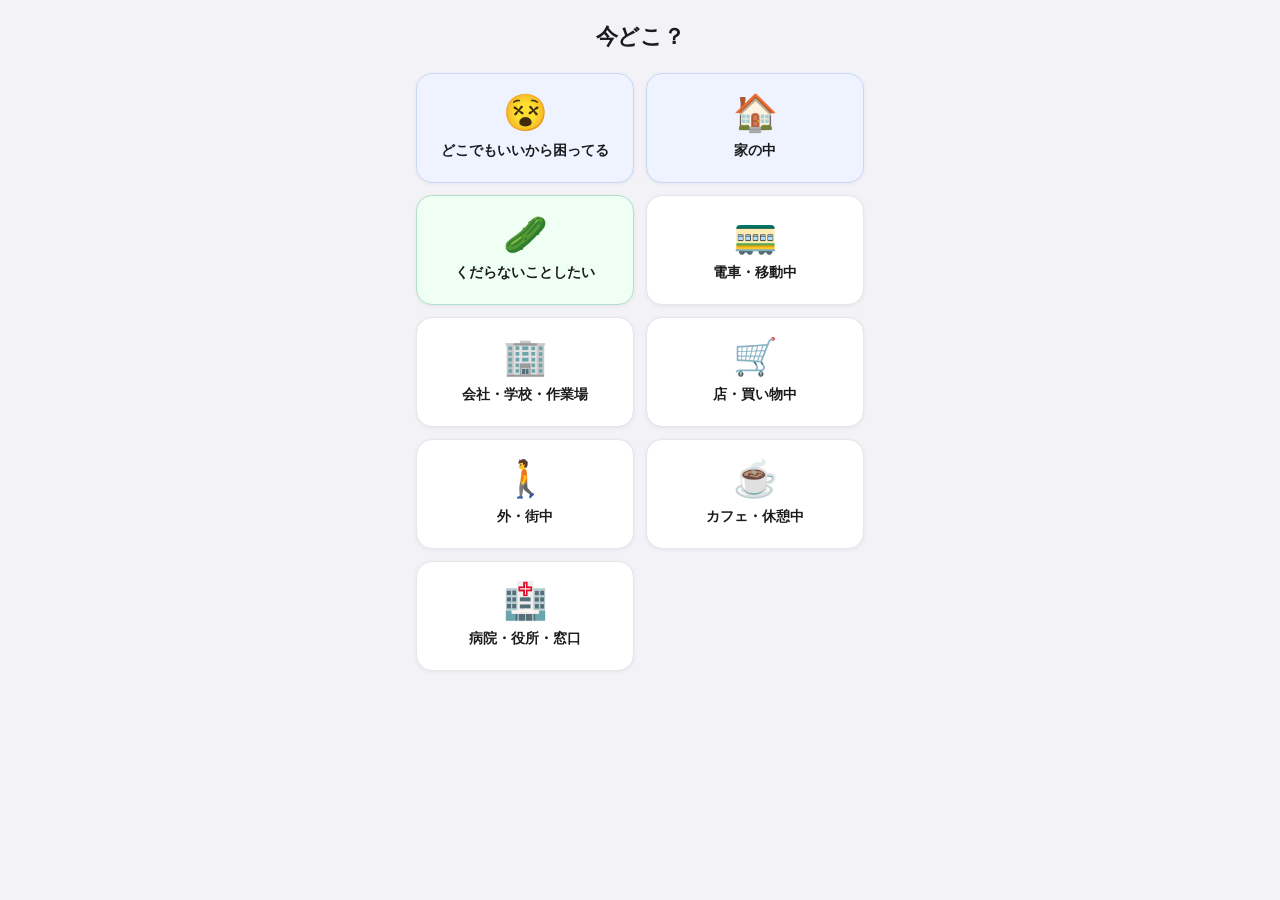
<file: index_single.html>
<!DOCTYPE html>
<html lang="ja">
<head>
    <meta charset="UTF-8">
    <meta name="viewport" content="width=device-width, initial-scale=1.0, maximum-scale=1.0, user-scalable=no">
    <title>AIリモコン v0.1</title>
    <style>
:root {
    --bg-color: #f2f2f7;
    --text-color: #1c1c1e;
    --card-bg: #ffffff;
    --primary: #0071e3;
    --border: #e5e5ea;
    --radius: 16px;
    --thick-bg: #eef3ff;
    --thick-border: #c7d8f8;
    --silly-bg: #f0fff4;
    --silly-border: #b2dfcb;
}

* {
    box-sizing: border-box;
    margin: 0;
    padding: 0;
    -webkit-tap-highlight-color: transparent;
}

html, body {
    height: 100%;
}

body {
    font-family: -apple-system, BlinkMacSystemFont, "Hiragino Sans", "Hiragino Kaku Gothic ProN", "Noto Sans JP", sans-serif;
    background-color: var(--bg-color);
    color: var(--text-color);
    line-height: 1.5;
    padding-bottom: env(safe-area-inset-bottom, 16px);
}

#app {
    max-width: 480px;
    margin: 0 auto;
    min-height: 100vh;
    display: flex;
    flex-direction: column;
}

header {
    display: flex;
    align-items: center;
    padding: 12px 16px;
    background-color: var(--bg-color);
    position: sticky;
    top: 0;
    z-index: 10;
    border-bottom: 1px solid var(--border);
}

header.hidden {
    display: none;
}

.icon-btn {
    background: none;
    border: none;
    color: var(--primary);
    font-size: 15px;
    font-weight: 600;
    padding: 6px 12px 6px 0;
    cursor: pointer;
    flex-shrink: 0;
}

.breadcrumb {
    font-size: 13px;
    color: #636366;
    margin-left: 4px;
    white-space: nowrap;
    overflow: hidden;
    text-overflow: ellipsis;
}

main {
    flex: 1;
    padding: 20px 16px;
}

.screen {
    display: none;
    animation: fadeIn 0.25s ease;
}

.screen.active {
    display: block;
}

.screen-title {
    font-size: 22px;
    font-weight: 700;
    margin-bottom: 20px;
    text-align: center;
    letter-spacing: -0.3px;
}

.category-grid {
    display: grid;
    grid-template-columns: repeat(2, 1fr);
    gap: 12px;
}

.category-btn {
    display: flex;
    flex-direction: column;
    align-items: center;
    justify-content: center;
    padding: 20px 12px;
    background-color: var(--card-bg);
    border: 1.5px solid var(--border);
    border-radius: var(--radius);
    cursor: pointer;
    transition: transform 0.12s, opacity 0.12s;
    text-align: center;
    min-height: 110px;
    box-shadow: 0 1px 4px rgba(0,0,0,0.06);
    user-select: none;
}

.category-btn:active {
    transform: scale(0.95);
    opacity: 0.85;
}

.category-btn.thick {
    background-color: var(--thick-bg);
    border-color: var(--thick-border);
}

.category-btn.silly {
    background-color: var(--silly-bg);
    border-color: var(--silly-border);
}

.category-icon {
    font-size: 36px;
    margin-bottom: 10px;
    line-height: 1;
}

.category-title {
    font-size: 14px;
    font-weight: 600;
    line-height: 1.4;
    color: var(--text-color);
}

.list-container {
    display: flex;
    flex-direction: column;
    gap: 10px;
}

.list-item {
    padding: 18px 20px;
    background-color: var(--card-bg);
    border: 1.5px solid var(--border);
    border-radius: var(--radius);
    font-size: 16px;
    font-weight: 500;
    cursor: pointer;
    transition: transform 0.12s, opacity 0.12s;
    box-shadow: 0 1px 4px rgba(0,0,0,0.06);
    user-select: none;
}

.list-item:active {
    transform: scale(0.97);
    opacity: 0.8;
}

.result-container {
    display: flex;
    flex-direction: column;
    gap: 20px;
}

.prompt-box {
    background-color: var(--card-bg);
    padding: 20px;
    border-radius: var(--radius);
    border: 1.5px solid var(--border);
    font-size: 15px;
    line-height: 1.7;
    white-space: pre-wrap;
    min-height: 160px;
    box-shadow: 0 1px 4px rgba(0,0,0,0.06);
    color: #3a3a3c;
}

.primary-btn {
    background-color: var(--primary);
    color: white;
    border: none;
    border-radius: 28px;
    padding: 18px;
    font-size: 17px;
    font-weight: 700;
    cursor: pointer;
    text-align: center;
    transition: background-color 0.15s, transform 0.1s;
    letter-spacing: 0.3px;
    box-shadow: 0 4px 12px rgba(0, 113, 227, 0.3);
    user-select: none;
}

.primary-btn:active {
    transform: scale(0.97);
    background-color: #0060c7;
}

.toast {
    position: fixed;
    bottom: calc(32px + env(safe-area-inset-bottom, 0px));
    left: 50%;
    transform: translateX(-50%);
    background-color: rgba(28, 28, 30, 0.88);
    color: white;
    padding: 12px 24px;
    border-radius: 24px;
    font-size: 14px;
    font-weight: 500;
    z-index: 100;
    opacity: 1;
    transition: opacity 0.4s ease;
    white-space: nowrap;
    backdrop-filter: blur(8px);
    -webkit-backdrop-filter: blur(8px);
}

.toast.hidden {
    opacity: 0;
    pointer-events: none;
}

@keyframes fadeIn {
    from { opacity: 0; transform: translateY(8px); }
    to { opacity: 1; transform: translateY(0); }
}
    </style>
</head>
<body>
    <div id="app">
        <header id="header" class="hidden">
            <button id="back-btn" class="icon-btn">◀ 戻る</button>
            <div id="breadcrumb" class="breadcrumb"></div>
        </header>

        <main id="main-content">
            <section id="screen-category" class="screen active">
                <h1 class="screen-title">今どこ？</h1>
                <div id="category-list" class="category-grid"></div>
            </section>

            <section id="screen-problem" class="screen">
                <h1 class="screen-title">何に困ってる？</h1>
                <div id="problem-list" class="list-container"></div>
            </section>

            <section id="screen-action" class="screen">
                <h1 class="screen-title">AIに何をさせたい？</h1>
                <div id="action-list" class="list-container"></div>
            </section>

            <section id="screen-result" class="screen">
                <h1 class="screen-title">コピーしてAIへ</h1>
                <div class="result-container">
                    <div id="prompt-display" class="prompt-box"></div>
                    <button id="copy-btn" class="primary-btn">コピーする</button>
                </div>
            </section>
        </main>

        <div id="toast" class="toast hidden">コピーしました。外部AIに貼ってください 📋</div>
    </div>

    <script>
const data = {
  categories: [
    { id: "panic", icon: "😵", title: "どこでもいいから困ってる", type: "thick" },
    { id: "home",  icon: "🏠", title: "家の中", type: "thick" },
    { id: "silly", icon: "🥒", title: "くだらないことしたい", type: "silly" },
    { id: "train", icon: "🚃", title: "電車・移動中", type: "thin" },
    { id: "work",  icon: "🏢", title: "会社・学校・作業場", type: "thin" },
    { id: "shop",  icon: "🛒", title: "店・買い物中", type: "thin" },
    { id: "street",icon: "🚶", title: "外・街中", type: "thin" },
    { id: "cafe",  icon: "☕", title: "カフェ・休憩中", type: "thin" },
    { id: "public",icon: "🏥", title: "病院・役所・窓口", type: "thin" }
  ],
  problems: {
    panic: [
      { id: "p1", text: "頭がパンクしてる" },
      { id: "p2", text: "何から手をつければいいかわからない" },
      { id: "p3", text: "気持ちがしんどい" },
      { id: "p4", text: "考えすぎて動けない" },
      { id: "p5", text: "選択肢が多すぎる" }
    ],
    home: [
      { id: "h1", text: "起きたけど動けない" },
      { id: "h2", text: "何していいかわからない" },
      { id: "h3", text: "部屋が散らかっている" },
      { id: "h4", text: "何食べるか決められない" },
      { id: "h5", text: "外に出るか迷う" }
    ],
    silly: [
      { id: "s1", text: "冷蔵庫を内閣にする" },
      { id: "s2", text: "二度寝を国家事業にする" },
      { id: "s3", text: "今日の自分を変な天気予報にする" },
      { id: "s4", text: "謎の生き物図鑑にする" },
      { id: "s5", text: "何も起きない怖さを作る" }
    ],
    train: [
      { id: "tr1", text: "暇だけどスマホ見るの疲れた" },
      { id: "tr2", text: "満員電車でイライラする" }
    ],
    work: [
      { id: "w1", text: "やる気が出ない" },
      { id: "w2", text: "メールの返信が面倒" }
    ],
    shop: [
      { id: "sh1", text: "何を買うか忘れた" },
      { id: "sh2", text: "どっちを買うか迷う" }
    ],
    street: [
      { id: "st1", text: "道に迷った気分" },
      { id: "st2", text: "歩くのがだるい" }
    ],
    cafe: [
      { id: "c1", text: "ボーッとしてる" },
      { id: "c2", text: "少し考え事をまとめたい" }
    ],
    public: [
      { id: "pu1", text: "待ち時間が長すぎる" },
      { id: "pu2", text: "書類の書き方がわからない" }
    ]
  },
  actions: {
    p1: [
      { id: "a_p1_1", text: "情報を整理してほしい",
        prompt: "今、頭がパンクしています。いろいろな情報が混ざってしまっているので、落ち着いて一つずつ整理するのを手伝ってください。まずは、私が今抱えていることを箇条書きで吐き出してもいいですか？" },
      { id: "a_p1_2", text: "落ち着く言葉がほしい",
        prompt: "今、頭がパンクして余裕がありません。解決策ではなく、まずは深呼吸できるような、焦らなくていいと言ってくれる優しい言葉をかけてください。" }
    ],
    p2: [
      { id: "a_p2_1", text: "最初の一歩を決めてほしい",
        prompt: "やらなきゃいけないことが多すぎて、何から手をつければいいかわかりません。状況を少し話すので、一番ハードルが低くて今すぐできる「最初の一歩」だけを提案してください。" }
    ],
    p3: [
      { id: "a_p3_1", text: "ただ聞いてほしい",
        prompt: "今、気持ちがしんどいです。アドバイスや解決策は不要なので、ただ私の話を聞いて、否定せずに受け止めてもらえませんか？少しだけ愚痴を言わせてください。" }
    ],
    p4: [
      { id: "a_p4_1", text: "考えを止めてほしい",
        prompt: "考えすぎて動けなくなっています。これ以上考えないように、頭を空っぽにするための簡単な作業や、気分転換になる小さな行動を一つ教えてください。" }
    ],
    p5: [
      { id: "a_p5_1", text: "選択肢を絞ってほしい",
        prompt: "選択肢が多すぎて選べません。私がいくつか候補を挙げるので、それぞれの良いところを簡単にまとめて、最後に「これにしてみたら？」と一つ背中を押してください。" }
    ],
    h1: [
      { id: "a_h1_1", text: "起き上がる理由を作ってほしい",
        prompt: "起きたけど布団から出られません。無理やり起きるのではなく、布団から出たくなるような、ちょっとした楽しい理由や、今すぐできる小さなご褒美を提案してください。" },
      { id: "a_h1_2", text: "布団の中でできることを教えて",
        prompt: "起きたけどまだ動けません。あと10分くらい布団の中にいたいのですが、スマホを見ながらできる、頭の体操や軽いストレッチなど、布団の中でできることを教えてください。" }
    ],
    h2: [
      { id: "a_h2_1", text: "暇つぶしのアイデアがほしい",
        prompt: "家にいますが、何をしていいかわかりません。お金をかけずに、今すぐ家の中でできる、ちょっと変わった暇つぶしのアイデアを3つほど教えてください。" }
    ],
    h3: [
      { id: "a_h3_1", text: "片付けのゲームにしてほしい",
        prompt: "部屋が散らかっていますが、片付ける気が起きません。5分だけで終わるような、ゲーム感覚でできる片付けのミッションを1つだけ出してください。" }
    ],
    h4: [
      { id: "a_h4_1", text: "今の気分からメニューを提案して",
        prompt: "何食べるか決められません。冷蔵庫にあるものや、今の気分（例えば「さっぱり」「がっつり」など）を言うので、おすすめのメニューを1つ提案してください。" }
    ],
    h5: [
      { id: "a_h5_1", text: "外に出るメリットを教えて",
        prompt: "外に出るか迷っています。面倒くさい気持ちが勝っているのですが、今から外に出たらこんないいことがあるかも、というメリットをいくつか挙げて背中を押してください。" }
    ],
    s1: [
      { id: "a_s1_1", text: "大臣を任命する",
        prompt: "我が家の冷蔵庫を「内閣」に見立てて遊びたいです。マヨネーズや卵、余った野菜などをそれぞれの大臣に任命し、彼らの役割や派閥争いなどの設定を面白おかしく考えてください。" }
    ],
    s2: [
      { id: "a_s2_1", text: "二度寝推進法案を可決する",
        prompt: "「二度寝」を国家事業として推進する法案が可決されたという設定で、架空のニュース原稿を書いてください。二度寝がもたらす経済効果や、国民の反応などを真面目なトーンで報じてください。" }
    ],
    s3: [
      { id: "a_s3_1", text: "私の今日の天気予報",
        prompt: "今日の私の気分や体調を「変な天気予報」にして伝えてください。例えば「午後はところにより、急な眠気に襲われるでしょう」のように、クスッと笑える予報をお願いします。" }
    ],
    s4: [
      { id: "a_s4_1", text: "部屋のホコリを新種にする",
        prompt: "部屋の隅にあるホコリを、新種の謎の生き物として図鑑風に解説してください。学名、生態、特徴、そして人間との関わり方などを、もっともらしく書いてください。" }
    ],
    s5: [
      { id: "a_s5_1", text: "無のホラー小説にする",
        prompt: "「何も起きない」という状況を、なぜかとても恐ろしく感じるような、短いホラー小説風の文章を書いてください。静けさや日常の風景が、逆に不気味に思えるような描写をお願いします。" }
    ],
    tr1: [
      { id: "a_tr1_1", text: "目を閉じてできる遊び",
        prompt: "電車に乗っていますが、スマホを見るのに疲れました。目を閉じたまま頭の中だけでできる、ちょっとした想像ゲームや遊びを教えてください。" }
    ],
    tr2: [
      { id: "a_tr2_1", text: "イライラを実況中継して",
        prompt: "満員電車でイライラしています。この状況を、スポーツの実況中継のように大げさに、かつコミカルに描写して、少し笑わせてくれませんか？" }
    ],
    w1: [
      { id: "a_w1_1", text: "作業を細かく分解して",
        prompt: "作業場にいますが、やる気が出ません。これからやるべきことを言うので、何も考えずに手を動かせるレベルまで、作業を限界まで細かく分解してください。" }
    ],
    w2: [
      { id: "a_w2_1", text: "返信の叩き台を作って",
        prompt: "メールの返信が面倒です。要点だけ伝えるので、角が立たない、でも丁寧すぎない、ちょうどいい塩梅の返信文の叩き台を作ってください。" }
    ],
    sh1: [
      { id: "a_sh1_1", text: "連想ゲームで思い出させて",
        prompt: "お店に来たのに、何を買うか忘れました。私が思いつく断片的なキーワードを言うので、連想ゲームのように質問して、買うべきものを思い出させてください。" }
    ],
    sh2: [
      { id: "a_sh2_1", text: "コイントスして",
        prompt: "買い物中で、2つの商品のどちらを買うか迷っています。私が2つの選択肢を言うので、仮想のコイントスをして、どちらか一つをランダムに選んでください。" }
    ],
    st1: [
      { id: "a_st1_1", text: "ランダムな行き先を決めて",
        prompt: "外を歩いていますが、目的がなくて道に迷った気分です。今いる場所の近くで、あえて行くような場所ではない、ちょっと変な目的地をランダムに指定してください。" }
    ],
    st2: [
      { id: "a_st2_1", text: "歩幅をBGMにして",
        prompt: "歩くのがだるいです。私の歩くテンポに合わせた、脳内で再生できる架空のBGMのタイトルと、その曲の雰囲気を描写して、少し歩くのを楽しくしてください。" }
    ],
    c1: [
      { id: "a_c1_1", text: "コーヒーの味を詩にして",
        prompt: "カフェでボーッとしています。今飲んでいるコーヒー（または飲み物）の味や香りを、ちょっと大げさでポエティックな詩にして表現してください。" }
    ],
    c2: [
      { id: "a_c2_1", text: "考えをまとめる壁打ち相手に",
        prompt: "カフェで休憩中に少し考え事をまとめたいです。私が思いついたことを脈絡なく書き込むので、あなたは相槌を打ちながら、時々短い質問を投げかけて、考えを引き出してください。" }
    ],
    pu1: [
      { id: "a_pu1_1", text: "待ち時間を冒険に変えて",
        prompt: "役所（または病院）の待ち時間が長すぎます。この待合室をRPGの酒場やダンジョンの入り口に見立てて、私の待ち時間を壮大な冒険のプロローグ風に描写してください。" }
    ],
    pu2: [
      { id: "a_pu2_1", text: "書類の書き方を優しく教えて",
        prompt: "窓口で書類を書いていますが、書き方がよくわかりません。難しい言葉を使わずに、隣で優しく教えてくれるような口調で、書くためのヒントをください。" }
    ]
  }
};

document.addEventListener('DOMContentLoaded', () => {
    const state = { category: null, problem: null, action: null, history: [] };

    const screens = {
        category: document.getElementById('screen-category'),
        problem:  document.getElementById('screen-problem'),
        action:   document.getElementById('screen-action'),
        result:   document.getElementById('screen-result')
    };

    const header      = document.getElementById('header');
    const backBtn     = document.getElementById('back-btn');
    const breadcrumb  = document.getElementById('breadcrumb');
    const categoryList= document.getElementById('category-list');
    const problemList = document.getElementById('problem-list');
    const actionList  = document.getElementById('action-list');
    const promptDisplay = document.getElementById('prompt-display');
    const copyBtn     = document.getElementById('copy-btn');
    const toast       = document.getElementById('toast');

    renderCategories();
    showScreen('category');
    backBtn.addEventListener('click', goBack);
    copyBtn.addEventListener('click', copyPrompt);

    function showScreen(screenId) {
        Object.values(screens).forEach(s => s.classList.remove('active'));
        screens[screenId].classList.add('active');

        if (state.history[state.history.length - 1] !== screenId) {
            state.history.push(screenId);
        }

        if (screenId === 'category') {
            header.classList.add('hidden');
            state.history = ['category'];
        } else {
            header.classList.remove('hidden');
            updateBreadcrumb(screenId);
        }
        window.scrollTo(0, 0);
    }

    function goBack() {
        if (state.history.length > 1) {
            state.history.pop();
            const prev = state.history.pop();
            showScreen(prev);
        }
    }

    function updateBreadcrumb(screenId) {
        if (screenId === 'problem') {
            const cat = data.categories.find(c => c.id === state.category);
            breadcrumb.textContent = `「${cat.title}」のとき`;
        } else if (screenId === 'action') {
            const prob = data.problems[state.category].find(p => p.id === state.problem);
            breadcrumb.textContent = `「${prob.text}」とき`;
        } else if (screenId === 'result') {
            const act = data.actions[state.problem].find(a => a.id === state.action);
            breadcrumb.textContent = `「${act.text}」`;
        }
    }

    function renderCategories() {
        categoryList.innerHTML = '';
        data.categories.forEach(cat => {
            const btn = document.createElement('div');
            btn.className = `category-btn ${cat.type}`;
            btn.innerHTML = `<div class="category-icon">${cat.icon}</div><div class="category-title">${cat.title}</div>`;
            btn.addEventListener('click', () => {
                state.category = cat.id;
                renderProblems();
                showScreen('problem');
            });
            categoryList.appendChild(btn);
        });
    }

    function renderProblems() {
        problemList.innerHTML = '';
        (data.problems[state.category] || []).forEach(prob => {
            const btn = document.createElement('div');
            btn.className = 'list-item';
            btn.textContent = prob.text;
            btn.addEventListener('click', () => {
                state.problem = prob.id;
                renderActions();
                showScreen('action');
            });
            problemList.appendChild(btn);
        });
    }

    function renderActions() {
        actionList.innerHTML = '';
        (data.actions[state.problem] || []).forEach(act => {
            const btn = document.createElement('div');
            btn.className = 'list-item';
            btn.textContent = act.text;
            btn.addEventListener('click', () => {
                state.action = act.id;
                promptDisplay.textContent = act.prompt;
                showScreen('result');
            });
            actionList.appendChild(btn);
        });
    }

    function copyPrompt() {
        const text = promptDisplay.textContent;
        if (navigator.clipboard && window.isSecureContext) {
            navigator.clipboard.writeText(text).then(showToast);
        } else {
            const ta = document.createElement('textarea');
            ta.value = text;
            ta.style.cssText = 'position:fixed;left:-9999px;top:-9999px';
            document.body.appendChild(ta);
            ta.focus(); ta.select();
            try { document.execCommand('copy'); showToast(); } catch(e) {}
            ta.remove();
        }
    }

    function showToast() {
        toast.classList.remove('hidden');
        setTimeout(() => toast.classList.add('hidden'), 2000);
    }
});
    </script>
</body>
</html>
</file>
